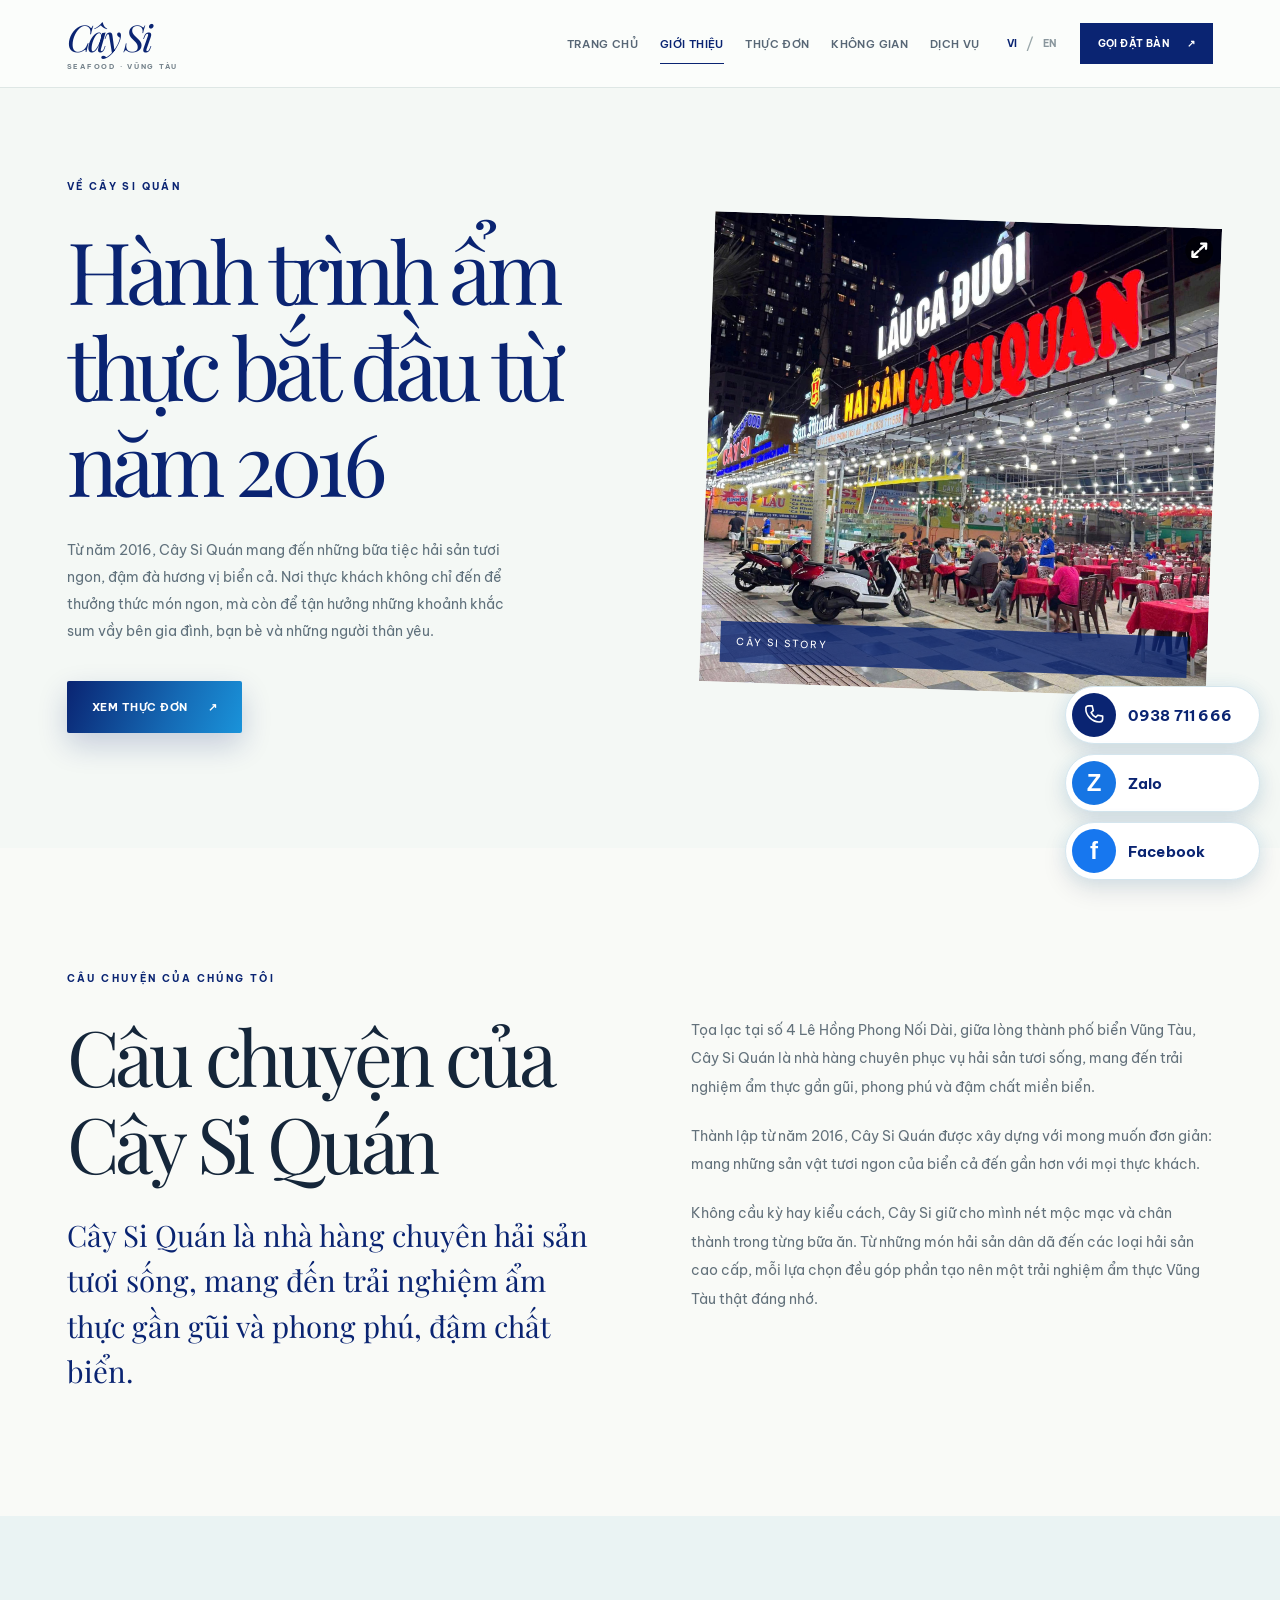
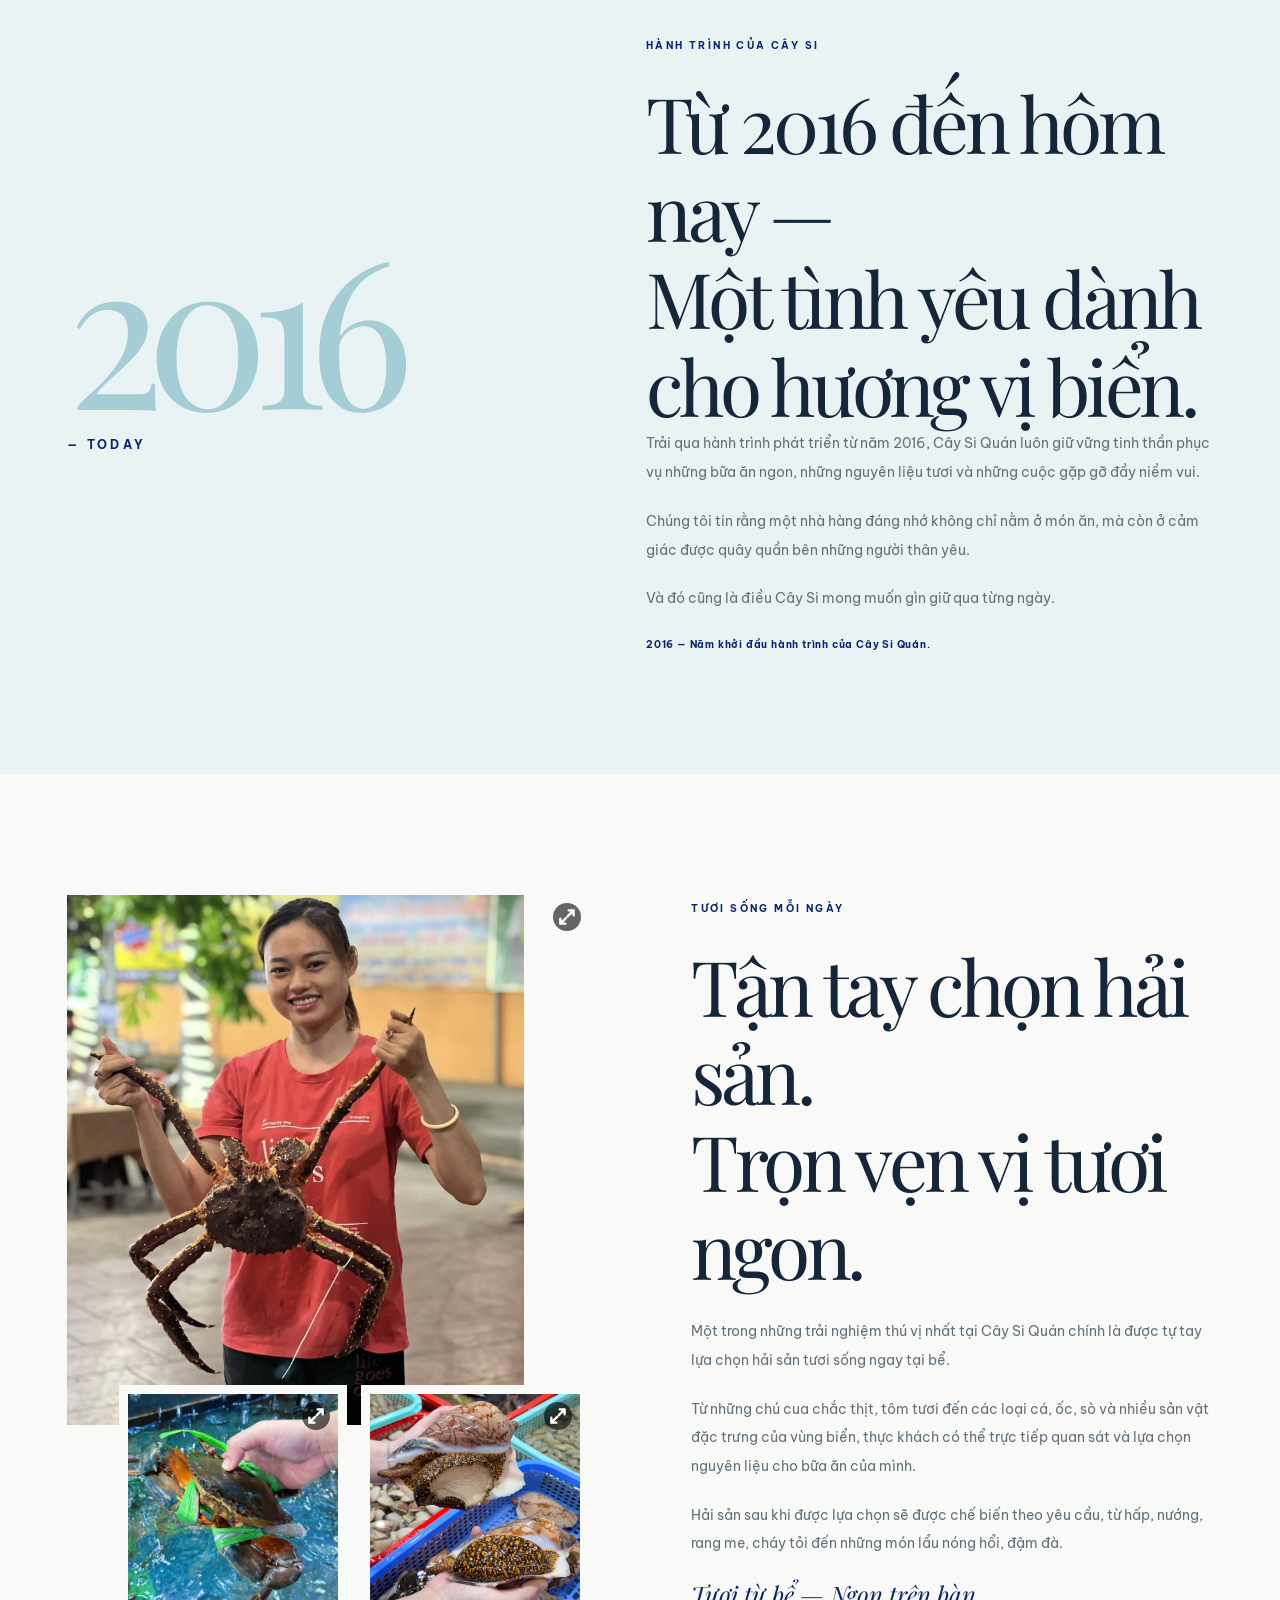
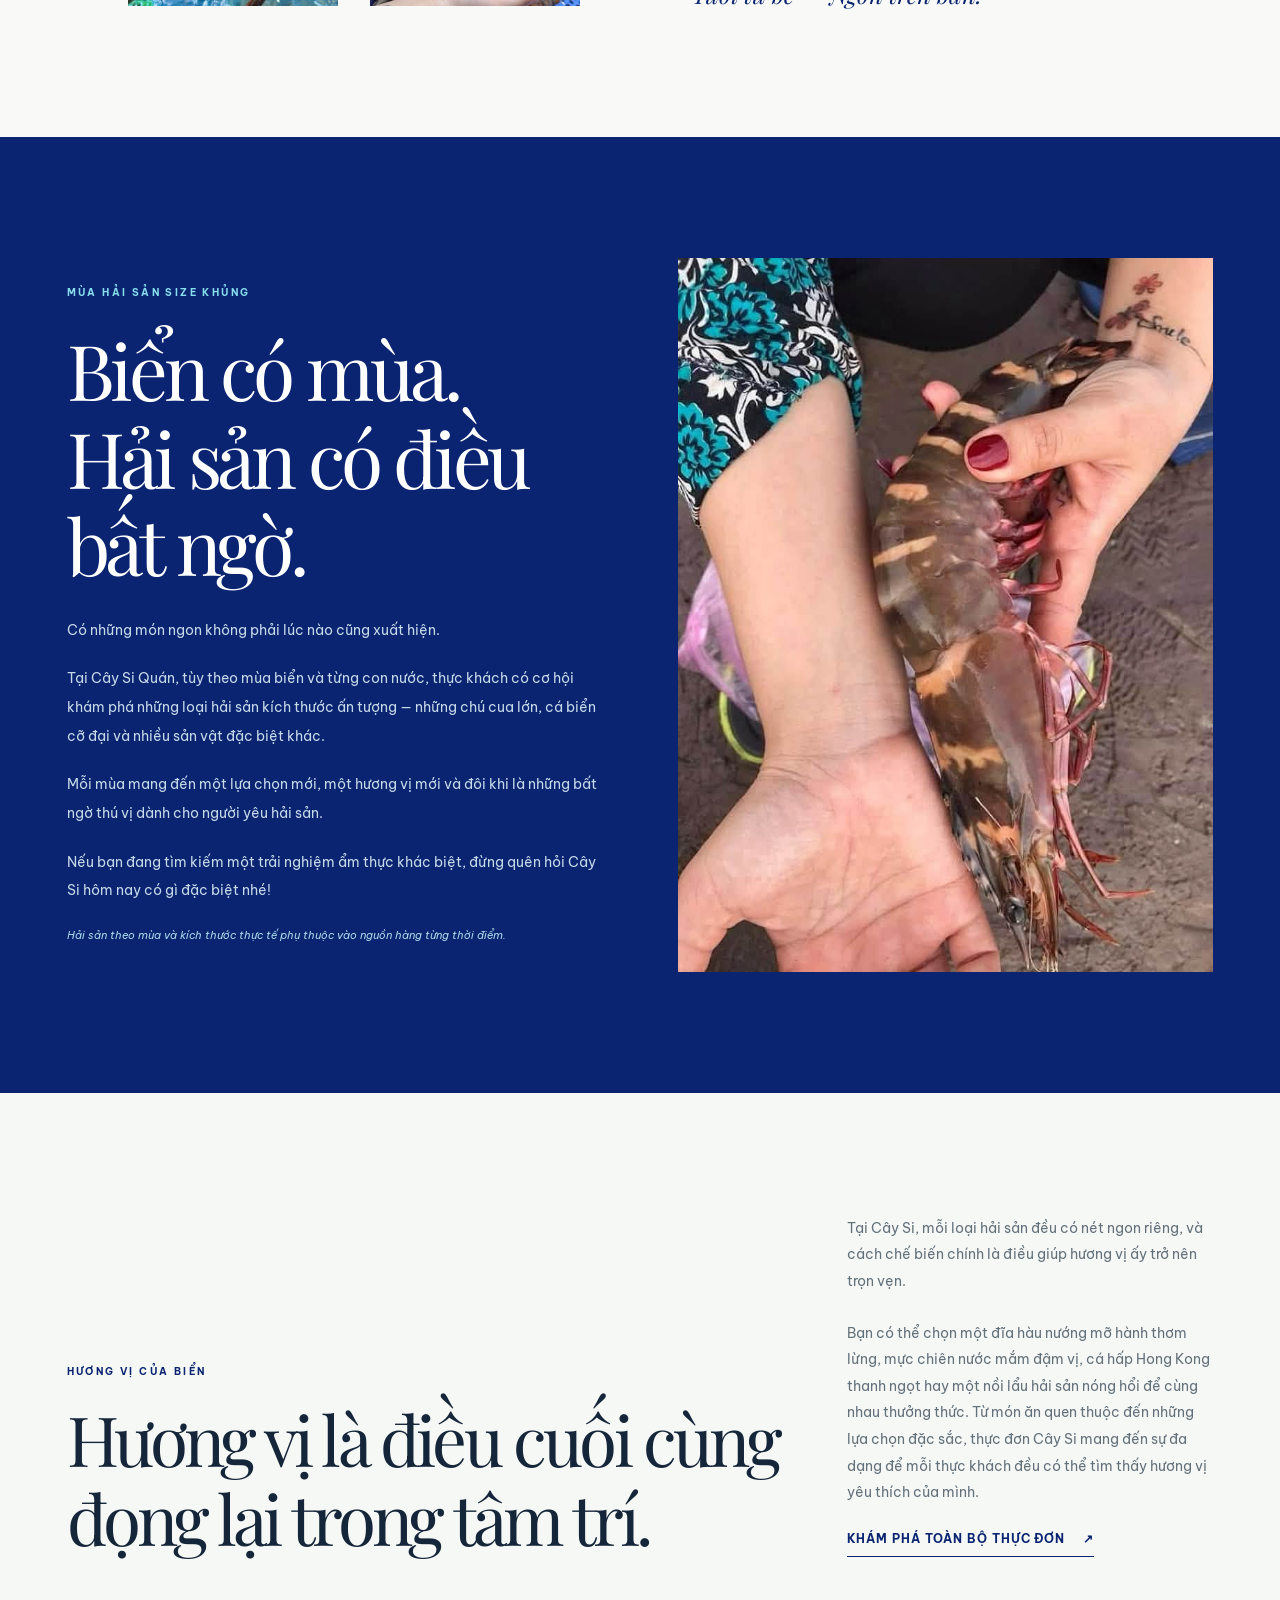
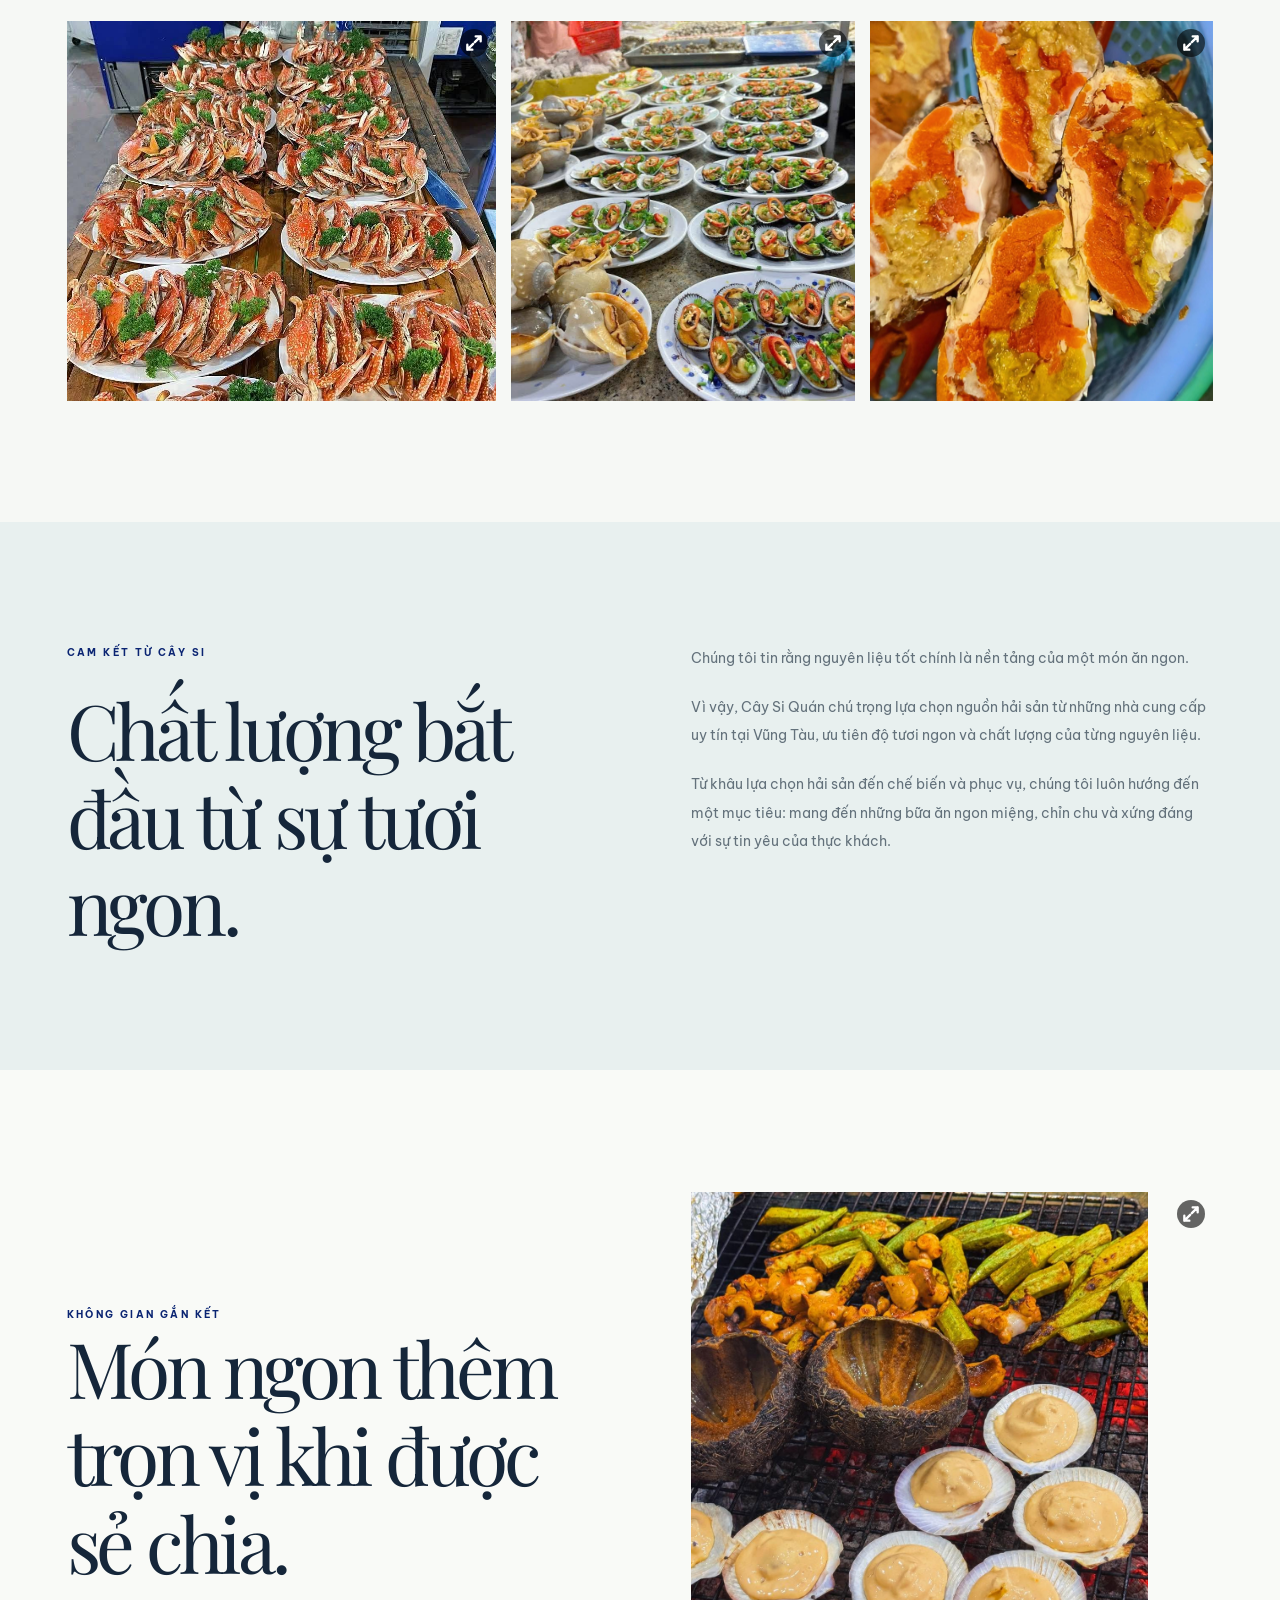
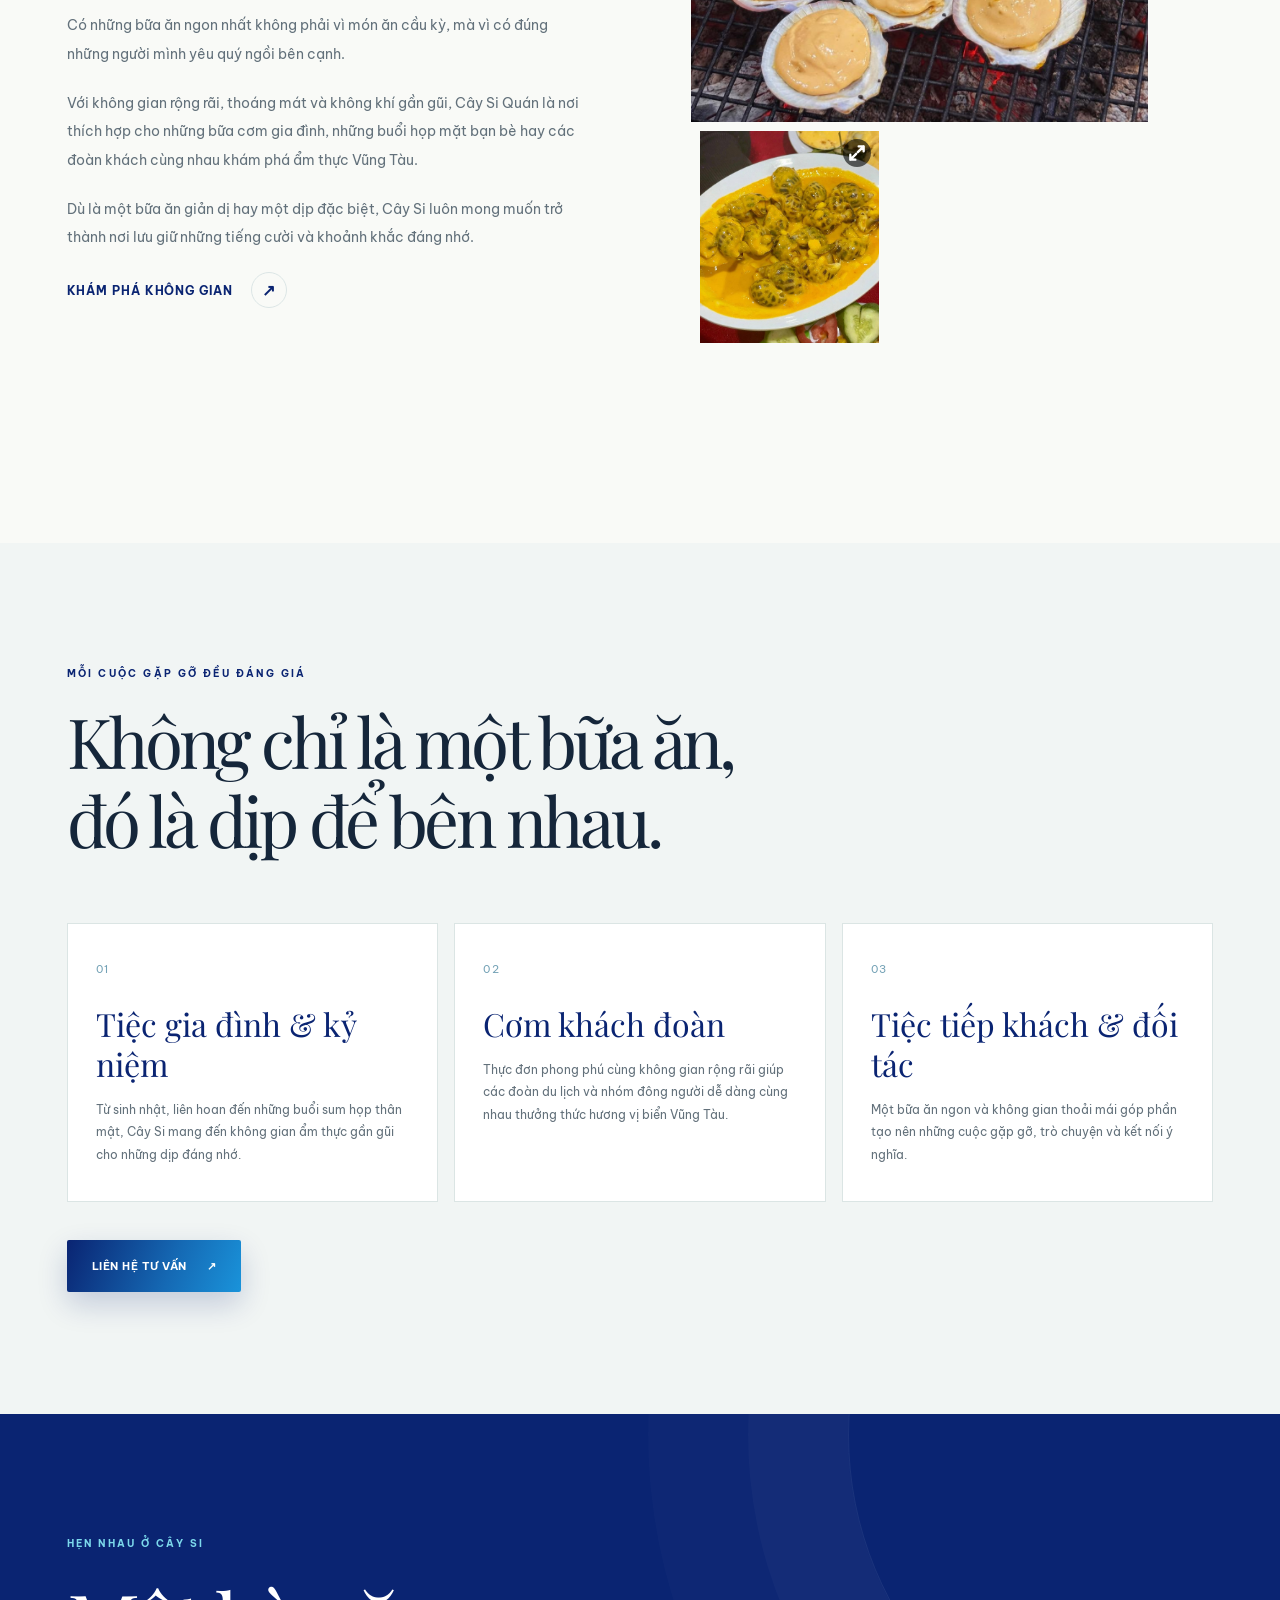
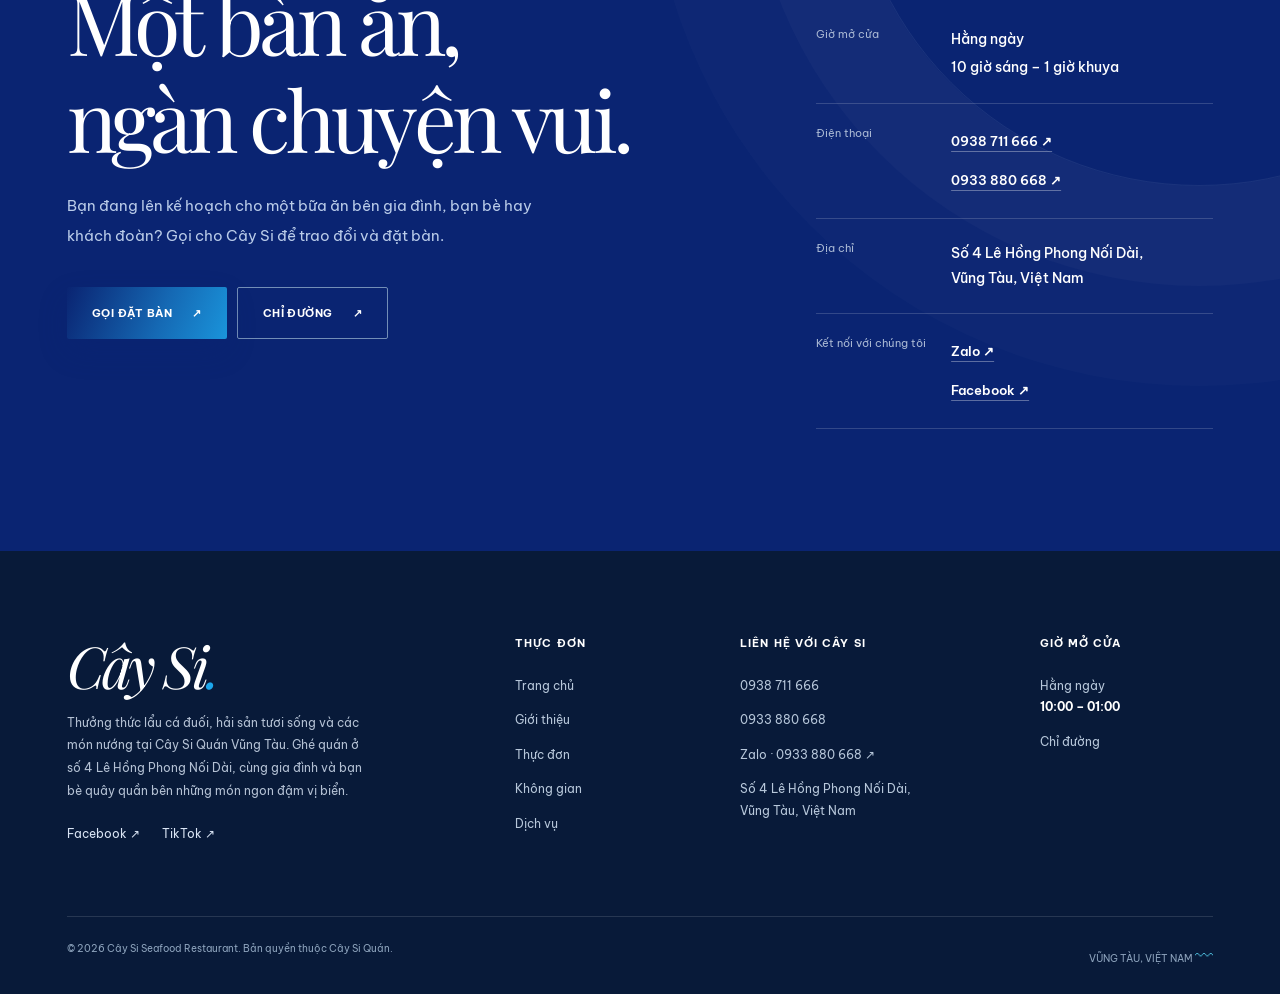
<file: about/index.html>
<!DOCTYPE html>

<html lang="vi">

<head>
    <meta charset="utf-8" />
    <meta content="width=device-width,initial-scale=1" name="viewport" />
    <meta content="#f9fbfa" name="theme-color" />

    <link rel="icon" type="image/png" href="../my-favicon/favicon-96x96.png" sizes="96x96" />
    <link rel="icon" type="image/svg+xml" href="../my-favicon/favicon.svg" />
    <link rel="shortcut icon" href="../my-favicon/favicon.ico" />
    <link rel="apple-touch-icon" sizes="180x180" href="../my-favicon/apple-touch-icon.png" />
    <meta name="apple-mobile-web-app-title" content="Cay Si" />
    <link rel="manifest" href="../my-favicon/site.webmanifest" />

    <meta
        content="Khám phá Cây Si Quán – hải sản tươi sống, món ngon phong vị biển Vũng Tàu và những bữa ăn gắn kết bạn bè, gia đình."
        name="description" />
    <link rel="canonical" href="https://caysiquanvungtau.com/about/" />
    <meta content="website" property="og:type" />
    <meta content="https://caysiquanvungtau.com/about/" property="og:url" />
    <meta content="Cây Si Seafood Vũng Tàu" property="og:site_name" />
    <meta content="Giới Thiệu Cây Si Quán | Hải Sản Tươi Sống Vũng Tàu" property="og:title" />
    <meta
        content="Khám phá Cây Si Quán – hải sản tươi sống, món ngon phong vị biển Vũng Tàu và những bữa ăn gắn kết bạn bè, gia đình."
        property="og:description" />
    <meta content="vi_VN" property="og:locale" />

    <meta content="/my-favicon/cover.jpg" property="og:image" />
    <meta content="image/jpeg" property="og:image:type" />
    <meta content="1506" property="og:image:width" />
    <meta content="791" property="og:image:height" />
    <meta content="Cây Si" property="og:image:alt" />
    <meta name="twitter:card" content="summary_large_image" />
    <meta name="twitter:title" content="Giới Thiệu Cây Si Quán | Hải Sản Tươi Sống Vũng Tàu" />
    <meta name="twitter:description"
        content="Khám phá Cây Si Quán – hải sản tươi sống, món ngon phong vị biển Vũng Tàu và những bữa ăn gắn kết bạn bè, gia đình." />
    <meta name="twitter:image" content="/my-favicon/cover.jpg" />
    <meta name="twitter:image:alt" content="Cây Si" />
    <title>Giới Thiệu Cây Si Quán | Hải Sản Tươi Sống Vũng Tàu</title>
    <link href="https://fonts.googleapis.com" rel="preconnect" />
    <link crossorigin="" href="https://fonts.gstatic.com" rel="preconnect" />
    <link
        href="https://fonts.googleapis.com/css2?family=Be+Vietnam+Pro:wght@300;400;500;600;700&amp;family=Playfair+Display:ital,wght@0,400;0,500;0,600;1,400;1,500&amp;display=swap"
        rel="stylesheet" />
    <link href="../css/vendor/lenis-1.3.23.css" rel="stylesheet" />
    <link href="../css/style.css?v=6.3" rel="stylesheet" />
    <script
        type="application/ld+json">{"@context":"https://schema.org","@type":"Restaurant","name":"Cây Si Quán Vũng Tàu","description":"Cây Si Quán phục vụ lẩu cá đuối và hải sản tươi sống tại Vũng Tàu.","servesCuisine":["Ẩm thực Việt Nam","Hải sản","Lẩu cá đuối"],"telephone":"+84938711666","address":{"@type":"PostalAddress","streetAddress":"Số 4 Lê Hồng Phong Nối Dài","addressLocality":"Vũng Tàu","addressCountry":"VN"},"sameAs":["https://www.facebook.com/HaiSanTuoiSongVungTauCaySiQuan","https://www.tiktok.com/@caysiquanvungtau"],"openingHours":"Mo-Su 10:00-01:00","alternateName":["Cây Si Quán","Cay Si Quan Vung Tau"],"url":"https://caysiquanvungtau.com/","menu":"https://caysiquanvungtau.com/menu/"}</script>
</head>

<body data-base="../" data-page="about"><a class="skip-link" data-i18n="skip" href="#main">Bỏ qua tới nội dung</a>
    <header class="site-header" id="header">
        <div class="header-inner container">
            <a aria-label="Cây Si Quán, trang chủ" class="brand" href="../"><span class="brand-name">Cây Si </span><span
                    class="brand-sub">SEAFOOD · VŨNG TÀU</span></a>
            <nav aria-label="Main navigation" class="main-nav" id="main-nav"><a class="" data-i18n="navHome"
                    href="../">Trang chủ</a><a aria-current="page" class="is-active" data-i18n="navAbout" href="../about/">Giới thiệu</a><a
                    class="" data-i18n="navMenu" href="../menu/">Thực đơn</a><a class="" data-i18n="navSpace"
                    href="../space/">Kh&#244;ng gian</a><a class="" data-i18n="navServices" href="../services/">Dịch vụ</a></nav>
            <div class="header-right">
                <div aria-label="Language" class="language-switch" role="group"><button aria-pressed="true"
                        class="lang-btn is-active" data-lang="vi" type="button">VI</button><span
                        aria-hidden="true">/</span><button aria-pressed="false" class="lang-btn" data-lang="en"
                        type="button">EN</button></div>
                <a class="header-book" href="tel:+84938711666"><span data-i18n="reserve">Gọi đặt b&#224;n</span><span
                        aria-hidden="true">↗</span></a>
                <button aria-controls="main-nav" aria-expanded="false" aria-label="Open navigation" class="nav-toggle"
                    id="nav-toggle" type="button"><span></span><span></span></button>
            </div>
        </div>
    </header>
    <main id="main">



        <section class="inner-hero about-hero">
            <div class="container inner-hero-grid">
                <div>
                    <p class="eyebrow" data-i18n="aboutLabel">VỀ C&#194;Y SI QU&#193;N</p>
                    <h1 data-i18n="aboutHeroTitle">H&#224;nh tr&#236;nh ẩm thực bắt đầu từ năm 2016</h1>
                    <p class="hero-description" data-i18n="aboutHeroText">Từ năm 2016, C&#226;y Si Qu&#225;n mang đến những bữa tiệc hải sản tươi ngon, đậm đ&#224; hương vị biển cả. Nơi thực kh&#225;ch kh&#244;ng chỉ đến để thưởng thức m&#243;n ngon, m&#224; c&#242;n để tận hưởng những khoảnh khắc sum vầy b&#234;n gia đ&#236;nh, bạn b&#232; v&#224; những người th&#226;n y&#234;u.</p>
                    <a class="btn btn-gradient" href="../menu/">
                        <span data-i18n="explore">Xem thực đơn</span> ↗
                    </a>
                </div>
                <figure class="inner-hero-visual"><img alt="Mặt tiền Cây Si Quán về đêm với biển hiệu sáng đèn" data-alt-vi="Mặt tiền Cây Si Quán về đêm với biển hiệu sáng đèn" data-alt-en="Cây Si restaurant facade at night with an illuminated sign"
                        fetchpriority="high" src="../assets/about_hero.jpg" width="720" height="840" />
                    <span class="visual-watermark">CÂY SI STORY</span>
                </figure>
            </div>
        </section>
        <section class="section-shell about-story" id="story">
            <div class="container about-story-grid">
                <div class="about-story-lead">
                    <p class="eyebrow" data-i18n="storyLabel">C&#194;U CHUYỆN CỦA CH&#218;NG T&#212;I</p>
                    <h2 class="display-heading" data-i18n="storyTitle">C&#226;u chuyện của C&#226;y Si Qu&#225;n</h2>
                    <p class="about-lead-paragraph" data-i18n="storyIntro">C&#226;y Si Qu&#225;n l&#224; nh&#224; h&#224;ng chuy&#234;n hải sản tươi sống, mang đến trải nghiệm ẩm thực gần gũi v&#224; phong ph&#250;, đậm chất biển.</p>
                </div>
                <div class="about-story-body">
                    <p data-i18n="storyP1">Tọa lạc tại số 4 L&#234; Hồng Phong Nối D&#224;i, giữa l&#242;ng th&#224;nh phố biển Vũng T&#224;u, C&#226;y Si Qu&#225;n l&#224; nh&#224; h&#224;ng chuy&#234;n phục vụ hải sản tươi sống, mang đến trải nghiệm ẩm thực gần gũi, phong ph&#250; v&#224; đậm chất miền biển.</p>
                    <p data-i18n="storyP2">Th&#224;nh lập từ năm 2016, C&#226;y Si Qu&#225;n được x&#226;y dựng với mong muốn đơn giản: mang những sản vật tươi ngon của biển cả đến gần hơn với mọi thực kh&#225;ch.</p>
                    <p data-i18n="storyP3">Kh&#244;ng cầu kỳ hay kiểu c&#225;ch, C&#226;y Si giữ cho m&#236;nh n&#233;t mộc mạc v&#224; ch&#226;n th&#224;nh trong từng bữa ăn. Từ những m&#243;n hải sản d&#226;n d&#227; đến c&#225;c loại hải sản cao cấp, mỗi lựa chọn đều g&#243;p phần tạo n&#234;n một trải nghiệm ẩm thực Vũng T&#224;u thật đ&#225;ng nhớ.</p>
                </div>
            </div>
        </section>
        <section class="about-journey section-shell">
            <div class="container about-year-layout">
                <div aria-label="2016" class="journey-year">2016<span>— TODAY</span></div>
                <div class="about-year-copy">
                    <p class="eyebrow" data-i18n="journeyLabel">H&#192;NH TR&#204;NH CỦA C&#194;Y SI</p>
                    <h2 class="display-heading" data-i18n="journeyTitle">Từ 2016 đến h&#244;m nay —
Một t&#236;nh y&#234;u d&#224;nh cho hương vị biển.</h2>
                    <p data-i18n="journeyP1">Trải qua h&#224;nh tr&#236;nh ph&#225;t triển từ năm 2016, C&#226;y Si Qu&#225;n lu&#244;n giữ vững tinh thần phục vụ những bữa ăn ngon, những nguy&#234;n liệu tươi v&#224; những cuộc gặp gỡ đầy niềm vui.</p>
                    <p data-i18n="journeyP2">Ch&#250;ng t&#244;i tin rằng một nh&#224; h&#224;ng đ&#225;ng nhớ kh&#244;ng chỉ nằm ở m&#243;n ăn, m&#224; c&#242;n ở cảm gi&#225;c được qu&#226;y quần b&#234;n những người th&#226;n y&#234;u.</p>
                    <p data-i18n="journeyP3">V&#224; đ&#243; cũng l&#224; điều C&#226;y Si mong muốn g&#236;n giữ qua từng ng&#224;y.</p><span class="journey-signature" data-i18n="journeyStamp">2016 — Năm khởi đầu h&#224;nh tr&#236;nh của C&#226;y Si Qu&#225;n.</span>
                </div>
            </div>
        </section>
        <section class="section-shell about-feature" id="live-experience">
            <div class="container about-feature-grid">
                <div class="about-feature-art">
                    <img alt="Khách cầm cua biển cỡ lớn tại Cây Si" data-alt-vi="Khách cầm cua biển cỡ lớn tại Cây Si" data-alt-en="A guest holding a large live crab at Cây Si" loading="lazy"
                        src="../assets/about_live_ex_1.jpg" width="720" height="840" />
                    <div class="feature-mini-images">
                        <div class="feature-mini-image">
                            <img alt="Cua sống được nhấc khỏi bể hải sản" data-alt-vi="Cua sống được nhấc khỏi bể hải sản" data-alt-en="A live crab being lifted out of a seafood tank" loading="lazy"
                                src="../assets/about_live_ex_2.jpg" width="720" height="840" />
                        </div>
                        <div class="feature-mini-image">
                            <img alt="Ốc biển cỡ lớn được cầm trên tay tại quầy hải sản" data-alt-vi="Ốc biển cỡ lớn được cầm trên tay tại quầy hải sản" data-alt-en="Large sea snails held above baskets at the seafood counter" loading="lazy"
                                src="../assets/about_live_ex_3.jpg" width="720" height="840" />
                        </div>
                    </div>
                </div>
                <div class="about-feature-copy">
                    <p class="eyebrow" data-i18n="tankLabel">TƯƠI SỐNG MỖI NG&#192;Y</p>
                    <h2 class="display-heading" data-i18n="tankTitle">Tận tay chọn hải sản.
Trọn vẹn vị tươi ngon.</h2>
                    <p data-i18n="tankP1">Một trong những trải nghiệm th&#250; vị nhất tại C&#226;y Si Qu&#225;n ch&#237;nh l&#224; được tự tay lựa chọn hải sản tươi sống ngay tại bể.</p>
                    <p data-i18n="tankP2">Từ những ch&#250; cua chắc thịt, t&#244;m tươi đến c&#225;c loại c&#225;, ốc, s&#242; v&#224; nhiều sản vật đặc trưng của v&#249;ng biển, thực kh&#225;ch c&#243; thể trực tiếp quan s&#225;t v&#224; lựa chọn nguy&#234;n liệu cho bữa ăn của m&#236;nh.</p>
                    <p data-i18n="tankP3">Hải sản sau khi được lựa chọn sẽ được chế biến theo y&#234;u cầu, từ hấp, nướng, rang me, ch&#225;y tỏi đến những m&#243;n lẩu n&#243;ng hổi, đậm đ&#224;.</p><strong class="feature-signature" data-i18n="tankTag">Tươi từ bể — Ngon tr&#234;n b&#224;n.</strong>
                </div>
            </div>
        </section>
        <section class="about-season section-shell">
            <div class="container about-season-layout">
                <div class="about-season-text">
                    <p class="eyebrow" data-i18n="giantLabel">M&#217;A HẢI SẢN SIZE KHỦNG</p>
                    <h2 class="display-heading" data-i18n="giantTitle">Biển c&#243; m&#249;a.
Hải sản c&#243; điều bất ngờ.</h2>
                    <p data-i18n="giantP1">C&#243; những m&#243;n ngon kh&#244;ng phải l&#250;c n&#224;o cũng xuất hiện.</p>
                    <p data-i18n="giantP2">Tại C&#226;y Si Qu&#225;n, t&#249;y theo m&#249;a biển v&#224; từng con nước, thực kh&#225;ch c&#243; cơ hội kh&#225;m ph&#225; những loại hải sản k&#237;ch thước ấn tượng — những ch&#250; cua lớn, c&#225; biển cỡ đại v&#224; nhiều sản vật đặc biệt kh&#225;c.</p>
                    <p data-i18n="giantP3">Mỗi m&#249;a mang đến một lựa chọn mới, một hương vị mới v&#224; đ&#244;i khi l&#224; những bất ngờ th&#250; vị d&#224;nh cho người y&#234;u hải sản.</p>
                    <p data-i18n="giantP4">Nếu bạn đang t&#236;m kiếm một trải nghiệm ẩm thực kh&#225;c biệt, đừng qu&#234;n hỏi C&#226;y Si h&#244;m nay c&#243; g&#236; đặc biệt nh&#233;!</p><em data-i18n="giantNote">Hải sản theo m&#249;a v&#224; k&#237;ch thước thực tế phụ thuộc v&#224;o nguồn h&#224;ng từng thời điểm.</em>
                </div>
                <div class="about-season-image"><img alt="Tôm tít cỡ lớn được đặt trên cánh tay" data-alt-vi="Tôm tít cỡ lớn được đặt trên cánh tay" data-alt-en="A large live mantis shrimp resting on a forearm" loading="lazy"
                        src="../assets/giant-seafood.jpg" width="1536" height="1024" /></div>
            </div>
        </section>
        <section class="about-cuisine section-shell">
            <div class="container">
                <div class="section-heading">
                    <div>
                        <p class="eyebrow" data-i18n="cuisineLabel">HƯƠNG VỊ CỦA BIỂN</p>
                        <h2 class="section-title" data-i18n="cuisineTitle">Hải sản tươi l&#224; khởi đầu.
Hương vị l&#224; điều đọng lại.</h2>
                    </div>
                    <div class="heading-aside">
                        <p data-i18n="cuisineP1">Tại C&#226;y Si, mỗi loại hải sản đều c&#243; n&#233;t ngon ri&#234;ng, v&#224; c&#225;ch chế biến ch&#237;nh l&#224; điều gi&#250;p hương vị ấy trở n&#234;n trọn vẹn.</p>
                        <p data-i18n="cuisineP2">Bạn c&#243; thể chọn một đĩa h&#224;u nướng mỡ h&#224;nh thơm lừng, mực chi&#234;n nước mắm đậm vị, c&#225; hấp Hong Kong thanh ngọt hay một nồi lẩu hải sản n&#243;ng hổi để c&#249;ng nhau thưởng thức. Từ m&#243;n ăn quen thuộc đến những lựa chọn đặc sắc, thực đơn C&#226;y Si mang đến sự đa dạng để mỗi thực kh&#225;ch đều c&#243; thể t&#236;m thấy hương vị y&#234;u th&#237;ch của m&#236;nh.</p><a class="text-link" href="../menu/"><span
                                data-i18n="viewAll">Kh&#225;m ph&#225; to&#224;n bộ thực đơn</span> ↗</a>
                    </div>
                </div>
                <div class="about-cuisine-photos">
                    <figure><img alt="Các đĩa cua chín trang trí rau xanh trên bàn bếp" data-alt-vi="Các đĩa cua chín trang trí rau xanh trên bàn bếp" data-alt-en="Platters of cooked crabs garnished with greens on a kitchen table" loading="lazy"
                            src="../assets/about-cuisine-1.jpg" width="720" height="840" /></figure>
                    <figure><img alt="Nhiều món hải sản được bày trên quầy bếp" data-alt-vi="Nhiều món hải sản được bày trên quầy bếp" data-alt-en="A variety of seafood dishes arranged on a kitchen counter" loading="lazy"
                            src="../assets/about-cuisine-2.jpg" width="720" height="840" /></figure>
                    <figure><img alt="Cua chín được tách mai, lộ phần gạch màu cam" data-alt-vi="Cua chín được tách mai, lộ phần gạch màu cam" data-alt-en="Cooked crabs opened to reveal orange roe" loading="lazy"
                            src="../assets/about-cuisine-3.jpg" width="720" height="840" /></figure>
                </div>
            </div>
        </section>
        <section class="about-promise section-shell">
            <div class="container about-promise-grid">
                <div>
                    <p class="eyebrow" data-i18n="promiseLabel">CAM KẾT TỪ C&#194;Y SI</p>
                    <h2 class="display-heading" data-i18n="promiseTitle">Chất lượng bắt đầu
từ sự tươi ngon.</h2>
                </div>
                <div>
                    <p data-i18n="promiseP1">Ch&#250;ng t&#244;i tin rằng nguy&#234;n liệu tốt ch&#237;nh l&#224; nền tảng của một m&#243;n ăn ngon.</p>
                    <p data-i18n="promiseP2">V&#236; vậy, C&#226;y Si Qu&#225;n ch&#250; trọng lựa chọn nguồn hải sản từ những nh&#224; cung cấp uy t&#237;n tại Vũng T&#224;u, ưu ti&#234;n độ tươi ngon v&#224; chất lượng của từng nguy&#234;n liệu.</p>
                    <p data-i18n="promiseP3">Từ kh&#226;u lựa chọn hải sản đến chế biến v&#224; phục vụ, ch&#250;ng t&#244;i lu&#244;n hướng đến một mục ti&#234;u: mang đến những bữa ăn ngon miệng, chỉn chu v&#224; xứng đ&#225;ng với sự tin y&#234;u của thực kh&#225;ch.</p>
                </div>
            </div>
        </section>
        <section class="about-atmosphere section-shell">
            <div class="container about-feature-grid">
                <div class="about-feature-art"><img alt="Sò điệp và nhum biển đang nướng trên bếp than" data-alt-vi="Sò điệp và nhum biển đang nướng trên bếp than" data-alt-en="Scallops and sea urchins cooking on a charcoal grill" loading="lazy"
                        src="../assets/about-cuisine-4.jpg" width="720" height="840" />
                    <div class="feature-mini-image"><img alt="Ốc biển trong sốt kem màu vàng" data-alt-vi="Ốc biển trong sốt kem màu vàng" data-alt-en="Sea snails in a creamy yellow sauce"
                            loading="lazy" src="../assets/about-cuisine-5.jpg" width="720" height="840" /></div>
                </div>
                <div class="about-feature-copy">
                    <p class="eyebrow" data-i18n="atmosphereLabel">KH&#212;NG GIAN GẮN KẾT</p>
                    <h2 class="display-heading" data-i18n="atmosphereTitle">M&#243;n ngon th&#234;m trọn vị
khi được sẻ chia.</h2>
                    <p data-i18n="atmosphereP1">C&#243; những bữa ăn ngon nhất kh&#244;ng phải v&#236; m&#243;n ăn cầu kỳ, m&#224; v&#236; c&#243; đ&#250;ng những người m&#236;nh y&#234;u qu&#253; ngồi b&#234;n cạnh.</p>
                    <p data-i18n="atmosphereP2">Với kh&#244;ng gian rộng r&#227;i, tho&#225;ng m&#225;t v&#224; kh&#244;ng kh&#237; gần gũi, C&#226;y Si Qu&#225;n l&#224; nơi th&#237;ch hợp cho những bữa cơm gia đ&#236;nh, những buổi họp mặt bạn b&#232; hay c&#225;c đo&#224;n kh&#225;ch c&#249;ng nhau kh&#225;m ph&#225; ẩm thực Vũng T&#224;u.</p>
                    <p data-i18n="atmosphereP3">D&#249; l&#224; một bữa ăn giản dị hay một dịp đặc biệt, C&#226;y Si lu&#244;n mong muốn trở th&#224;nh nơi lưu giữ những tiếng cười v&#224; khoảnh khắc đ&#225;ng nhớ.</p><a class="editorial-link" href="../space/"><span
                            data-i18n="discoverSpace">Kh&#225;m ph&#225; kh&#244;ng gian</span><span class="round-arrow">↗</span></a>
                </div>
            </div>
        </section>
        <section class="about-occasions section-shell">
            <div class="container">
                <div class="section-heading">
                    <div>
                        <p class="eyebrow" data-i18n="occasionsLabel">MỖI CUỘC GẶP GỠ ĐỀU Đ&#193;NG GI&#193;</p>
                        <h2 class="section-title" data-i18n="occasionsTitle">Kh&#244;ng chỉ l&#224; một bữa ăn.
Đ&#243; l&#224; dịp để b&#234;n nhau.</h2>
                    </div>
                </div>
                <div class="occasion-grid">
                    <article><span>01</span>
                        <h3 data-i18n="occasions1">Tiệc gia đ&#236;nh &amp; kỷ niệm</h3>
                        <p data-i18n="occasions1P">Từ sinh nhật, li&#234;n hoan đến những buổi sum họp th&#226;n mật, C&#226;y Si mang đến kh&#244;ng gian ẩm thực gần gũi cho những dịp đ&#225;ng nhớ.</p>
                    </article>
                    <article><span>02</span>
                        <h3 data-i18n="occasions2">Cơm kh&#225;ch đo&#224;n</h3>
                        <p data-i18n="occasions2P">Thực đơn phong ph&#250; c&#249;ng kh&#244;ng gian rộng r&#227;i gi&#250;p c&#225;c đo&#224;n du lịch v&#224; nh&#243;m đ&#244;ng người dễ d&#224;ng c&#249;ng nhau thưởng thức hương vị biển Vũng T&#224;u.</p>
                    </article>
                    <article><span>03</span>
                        <h3 data-i18n="occasions3">Tiệc tiếp kh&#225;ch &amp; đối t&#225;c</h3>
                        <p data-i18n="occasions3P">Một bữa ăn ngon v&#224; kh&#244;ng gian thoải m&#225;i g&#243;p phần tạo n&#234;n những cuộc gặp gỡ, tr&#242; chuyện v&#224; kết nối &#253; nghĩa.</p>
                    </article>
                </div><a class="btn btn-gradient" href="tel:+84938711666"><span data-i18n="consult">Li&#234;n hệ tư vấn</span> ↗</a>
            </div>
        </section>
        <section class="contact-section section-shell" id="contact">
            <div class="container contact-layout">
                <div>
                    <p class="eyebrow on-dark" data-i18n="contactLabel">HẸN NHAU Ở C&#194;Y SI</p>
                    <h2 data-i18n="contactTitle">Một b&#224;n ăn,
ng&#224;n chuyện vui.</h2>
                    <p data-i18n="contactText">Bạn đang l&#234;n kế hoạch cho một bữa ăn b&#234;n gia đ&#236;nh, bạn b&#232; hay kh&#225;ch đo&#224;n? Gọi cho C&#226;y Si để trao đổi v&#224; đặt b&#224;n.</p>
                    <div class="contact-actions"><a class="btn btn-gradient" href="tel:+84938711666"><span
                                data-i18n="callNow">Gọi đặt b&#224;n</span><span aria-hidden="true">↗</span></a><a
                            class="btn btn-light-outline"
                            href="https://maps.app.goo.gl/CpoA21k35gx5jTNG6"
                            rel="noopener noreferrer" target="_blank"><span data-i18n="directions">Chỉ đường</span><span
                                aria-hidden="true">↗</span></a></div>
                </div>
                <div class="contact-info">
                    <div class="contact-info-row"><span data-i18n="hours">Giờ mở cửa</span><strong><span
                                data-i18n="everyday">Hằng ng&#224;y</span><span class="hours-display"
                                data-i18n="openingTime">10 giờ s&#225;ng – 1 giờ khuya</span></strong></div>
                    <div class="contact-info-row"><span data-i18n="phone">Điện thoại</span>
                        <div class="contact-link-stack"><a href="tel:+84938711666">0938 711 666 ↗</a><a
                                href="tel:+84933880668">0933 880 668 ↗</a></div>
                    </div>
                    <div class="contact-info-row"><span data-i18n="address">Địa chỉ</span><strong>Số 4 Lê Hồng Phong Nối
                            Dài,<br />Vũng Tàu, Việt Nam</strong></div>
                    <div class="contact-info-row"><span data-i18n="social">Kết nối với ch&#250;ng t&#244;i</span>
                        <div class="contact-link-stack"><a href="https://zalo.me/0933880668" rel="noopener noreferrer"
                                target="_blank">Zalo ↗</a><a
                                href="https://www.facebook.com/HaiSanTuoiSongVungTauCaySiQuan" rel="noopener noreferrer"
                                target="_blank">Facebook ↗</a></div>
                    </div>
                </div>
            </div>
        </section>
    </main>
    <footer class="site-footer">
        <div class="container">
            <div class="footer-top">
                <div class="footer-brand"><a class="footer-logo" href="../">Cây Si<span>.</span></a>
                    <p data-i18n="heroText">Thưởng thức lẩu c&#225; đuối, hải sản tươi sống v&#224; c&#225;c m&#243;n nướng tại C&#226;y Si Qu&#225;n Vũng T&#224;u. Gh&#233; qu&#225;n ở số 4 L&#234; Hồng Phong Nối D&#224;i, c&#249;ng gia đ&#236;nh v&#224; bạn b&#232; qu&#226;y quần b&#234;n những m&#243;n ngon đậm vị biển.</p>
                    <div class="footer-social"><a href="https://www.facebook.com/HaiSanTuoiSongVungTauCaySiQuan"
                            rel="noopener noreferrer" target="_blank">Facebook ↗</a><a
                            href="https://www.tiktok.com/@caysiquanvungtau" rel="noopener noreferrer"
                            target="_blank">TikTok ↗</a></div>
                </div>
                <div class="footer-col">
                    <h3 data-i18n="navMenu">Thực đơn</h3><a data-i18n="navHome" href="../">Trang chủ</a><a data-i18n="navAbout"
                        href="../about/">Giới thiệu</a><a data-i18n="navMenu" href="../menu/">Thực đơn</a><a data-i18n="navSpace"
                        href="../space/">Kh&#244;ng gian</a><a data-i18n="navServices" href="../services/">Dịch vụ</a>
                </div>
                <div class="footer-col">
                    <h3 data-i18n="contactUs">Li&#234;n hệ với C&#226;y Si</h3><a href="tel:+84938711666">0938 711 666</a><a
                        href="tel:+84933880668">0933 880 668</a><a href="https://zalo.me/0933880668"
                        rel="noopener noreferrer" target="_blank">Zalo · 0933 880 668 ↗</a>
                    <p>Số 4 Lê Hồng Phong Nối Dài,<br />Vũng Tàu, Việt Nam</p>
                </div>
                <div class="footer-col">
                    <h3 data-i18n="hours">Giờ mở cửa</h3>
                    <p><span data-i18n="everyday">Hằng ng&#224;y</span><br /><strong>10:00 – 01:00</strong></p><a
                        data-i18n="directions"
                        href="https://maps.app.goo.gl/CpoA21k35gx5jTNG6"
                        rel="noopener noreferrer" target="_blank">Chỉ đường</a>
                </div>
            </div>
            <div class="footer-bottom"><span>© <span id="year">2026</span> Cây Si Seafood Restaurant. <span
                        data-i18n="rights">Bản quyền thuộc C&#226;y Si Qu&#225;n.</span></span><span>VŨNG TÀU, VIỆT NAM <span
                        class="mini-wave">〰</span></span></div>
        </div>
    </footer>
    <div aria-label="Quick contacts" class="floating-contact">
        <a aria-label="Gọi Cây Si - 0938 711 666" class="float-phone" href="tel:+84938711666"><span
                class="float-icon"><svg aria-hidden="true" viewbox="0 0 24 24">
                    <path
                        d="M6.6 2h3l1.1 5-2.2 1.9c1.1 2.2 2.7 3.8 4.9 5l2-2.2 5.1 1v3c0 1.6-1.2 2.9-2.8 3-8 .5-15.2-6.7-14.7-14.7C3.1 3.2 4.4 2 6 2h.6Z">
                    </path>
                </svg></span><span class="float-label">0938 711 666</span></a>
        <a aria-label="Liên hệ qua Zalo" class="float-zalo" href="https://zalo.me/0933880668" rel="noopener noreferrer"
            target="_blank"><span class="float-icon">Z</span><span class="float-label">Zalo</span></a>
        <a aria-label="Cây Si Facebook" class="float-facebook"
            href="https://www.facebook.com/HaiSanTuoiSongVungTauCaySiQuan" rel="noopener noreferrer"
            target="_blank"><span class="float-icon">f</span><span class="float-label">Facebook</span></a>
    </div>
    <script defer="" src="../js/i18n.js"></script>
    <script defer="" src="../js/menu-data.js"></script>
    <script defer="" src="../js/vendor/lenis-1.3.23.min.js"></script>
    <script defer="" src="../js/scroll.js?v=6.4"></script>
    <script defer="" src="../js/main.js?v=6.3"></script>
    <script defer="" src="../js/motion.js?v=6.2"></script>
</body>

</html>
</file>
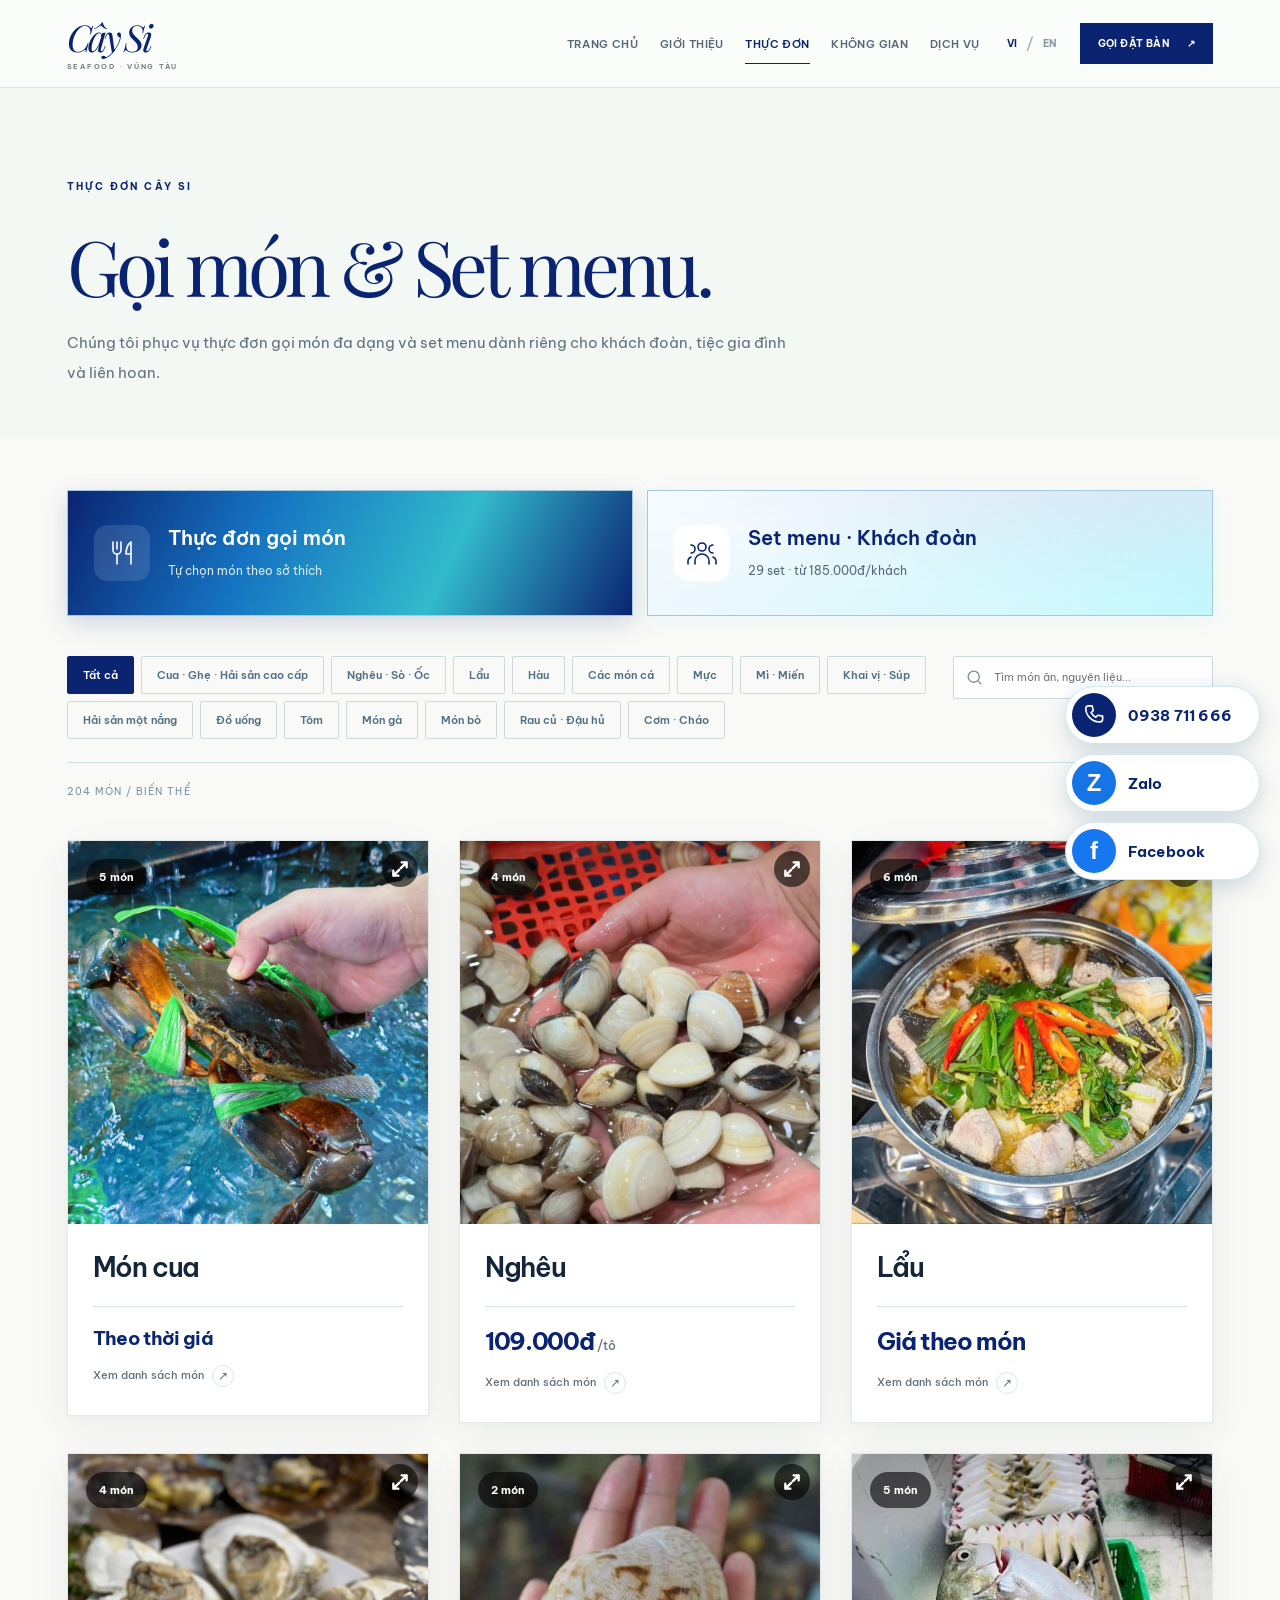
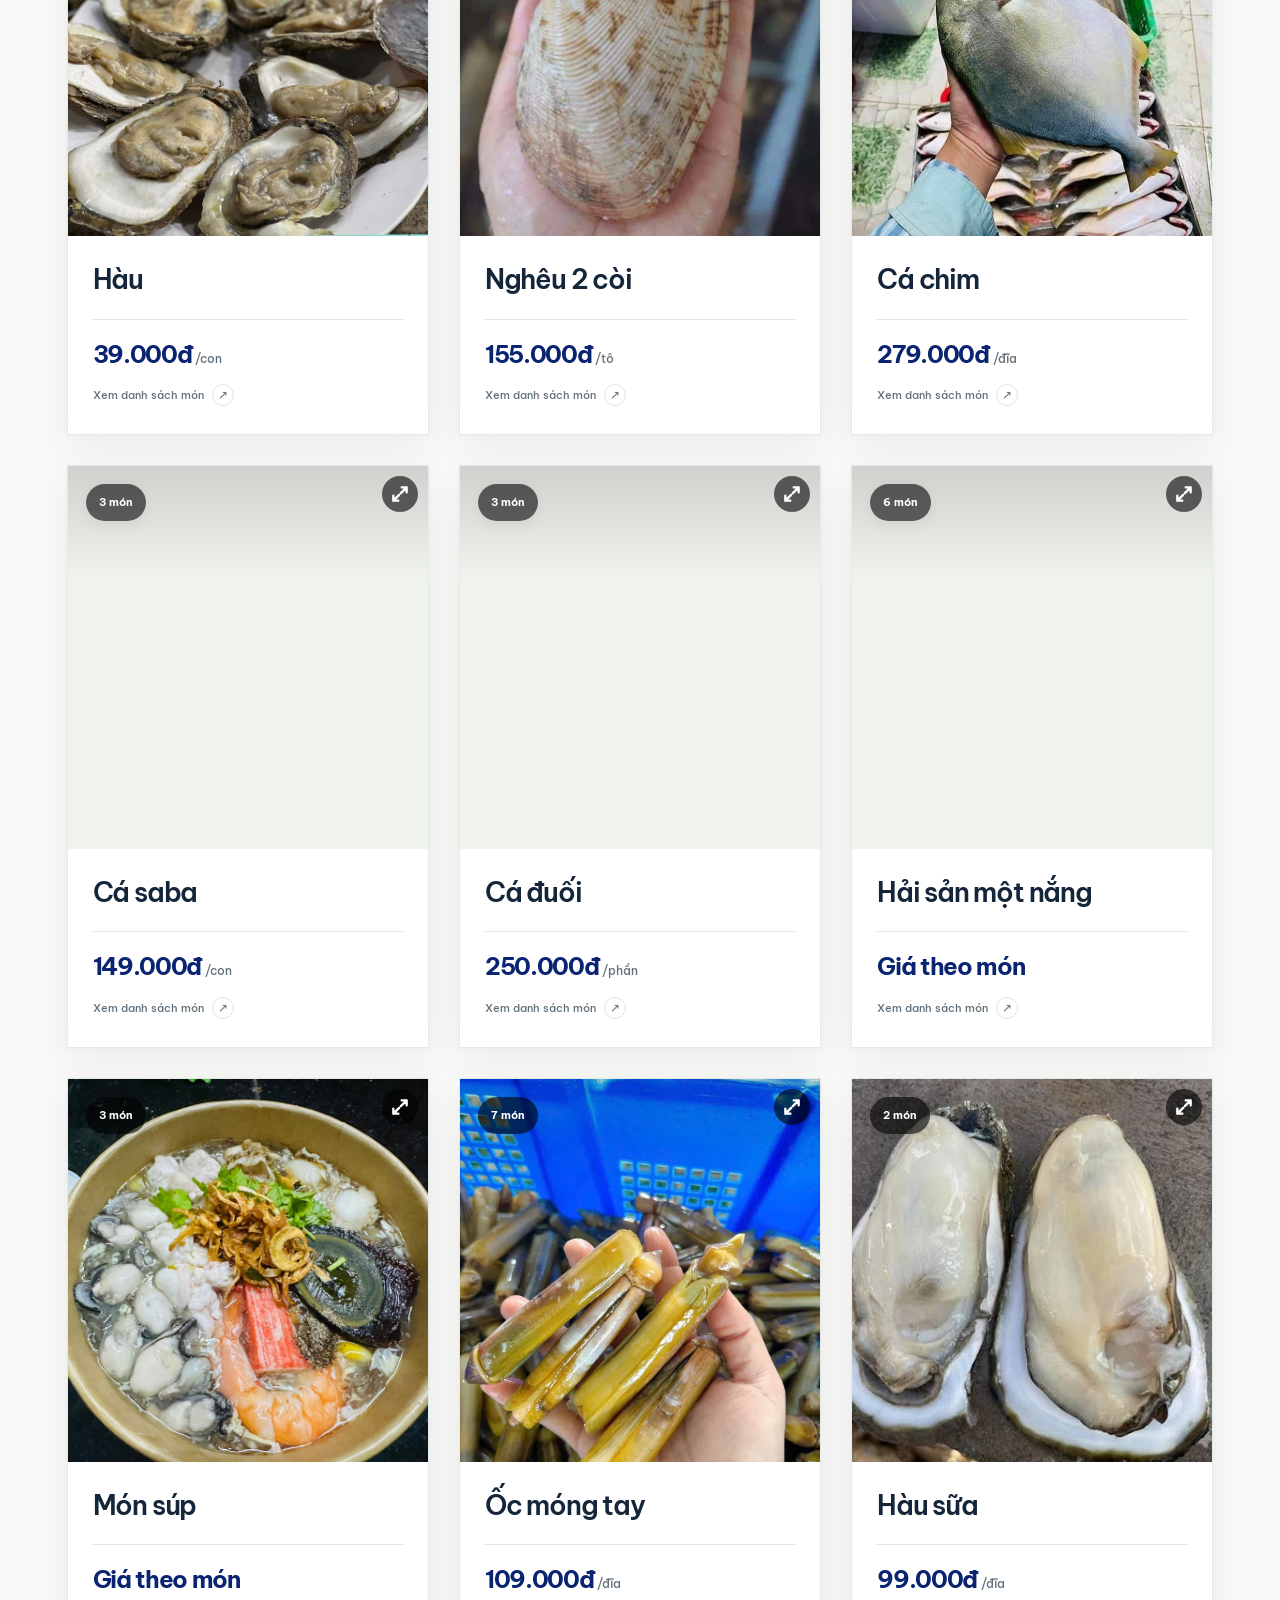
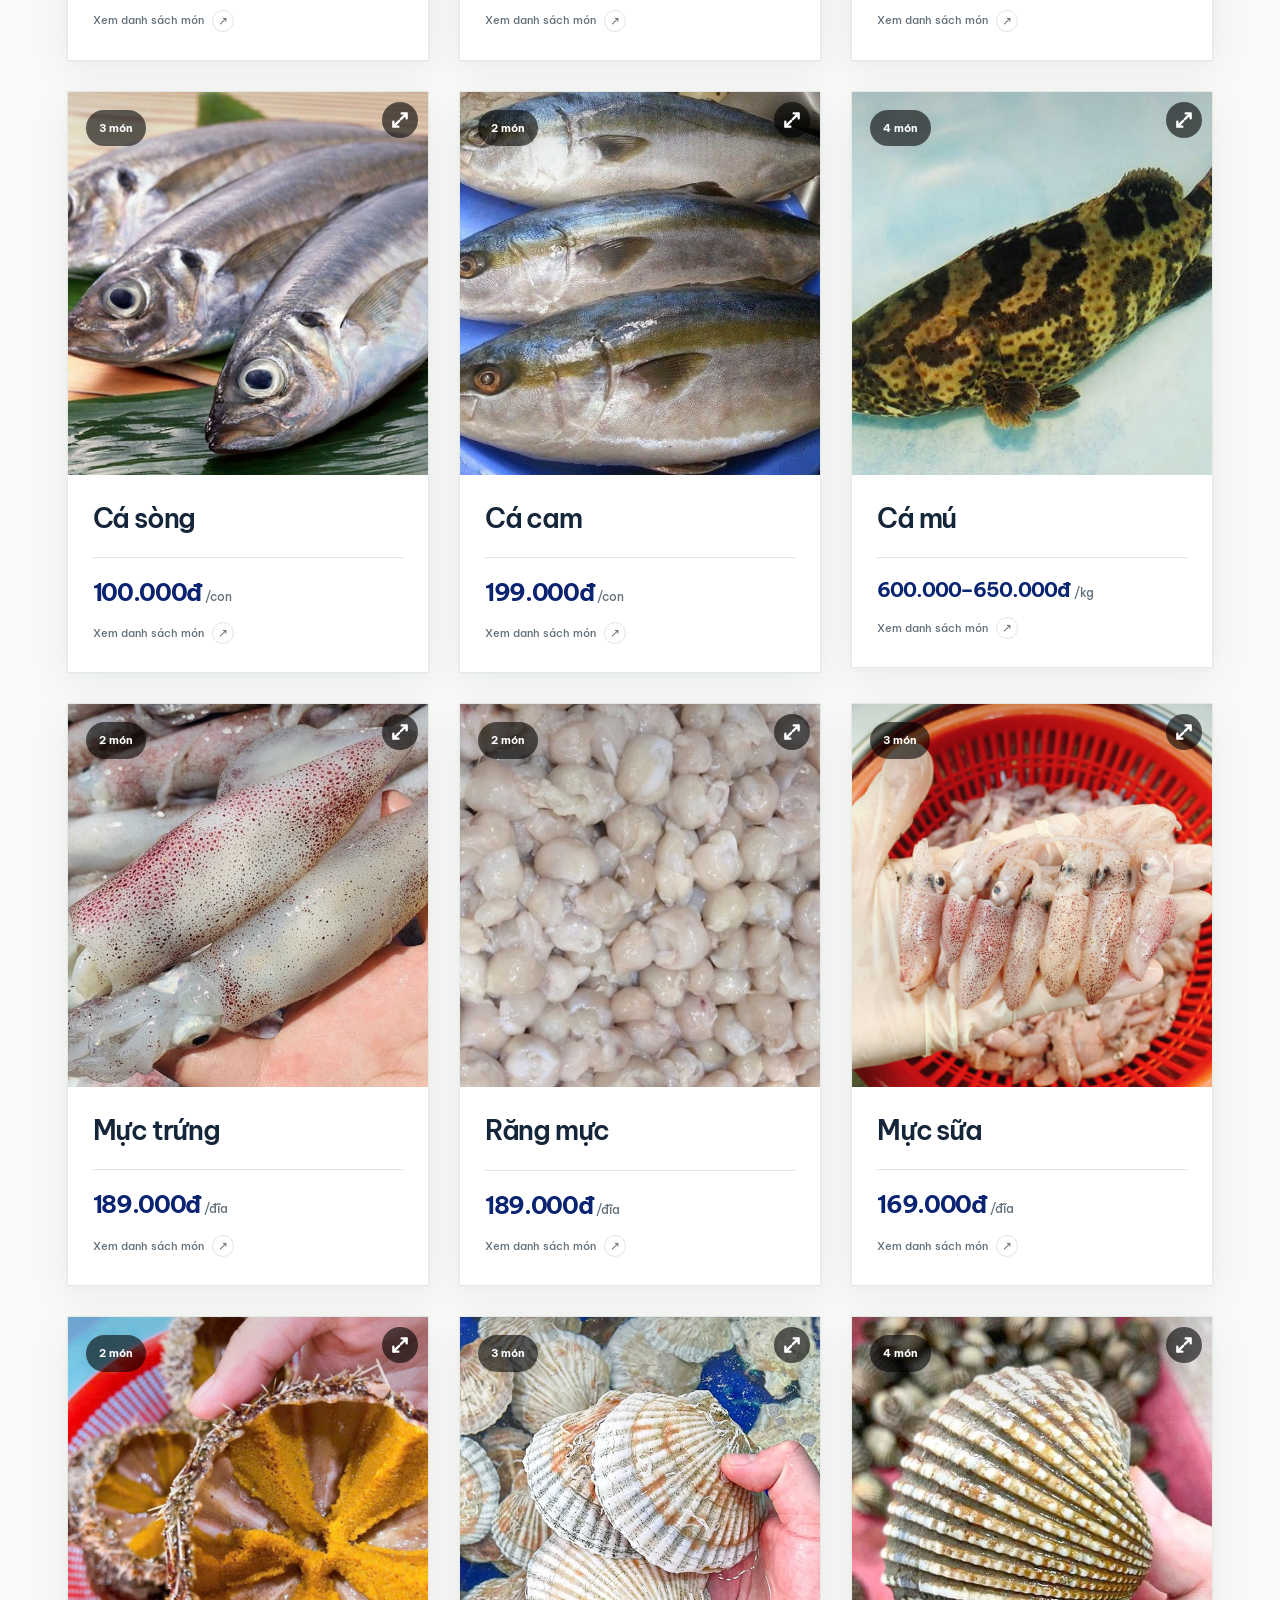
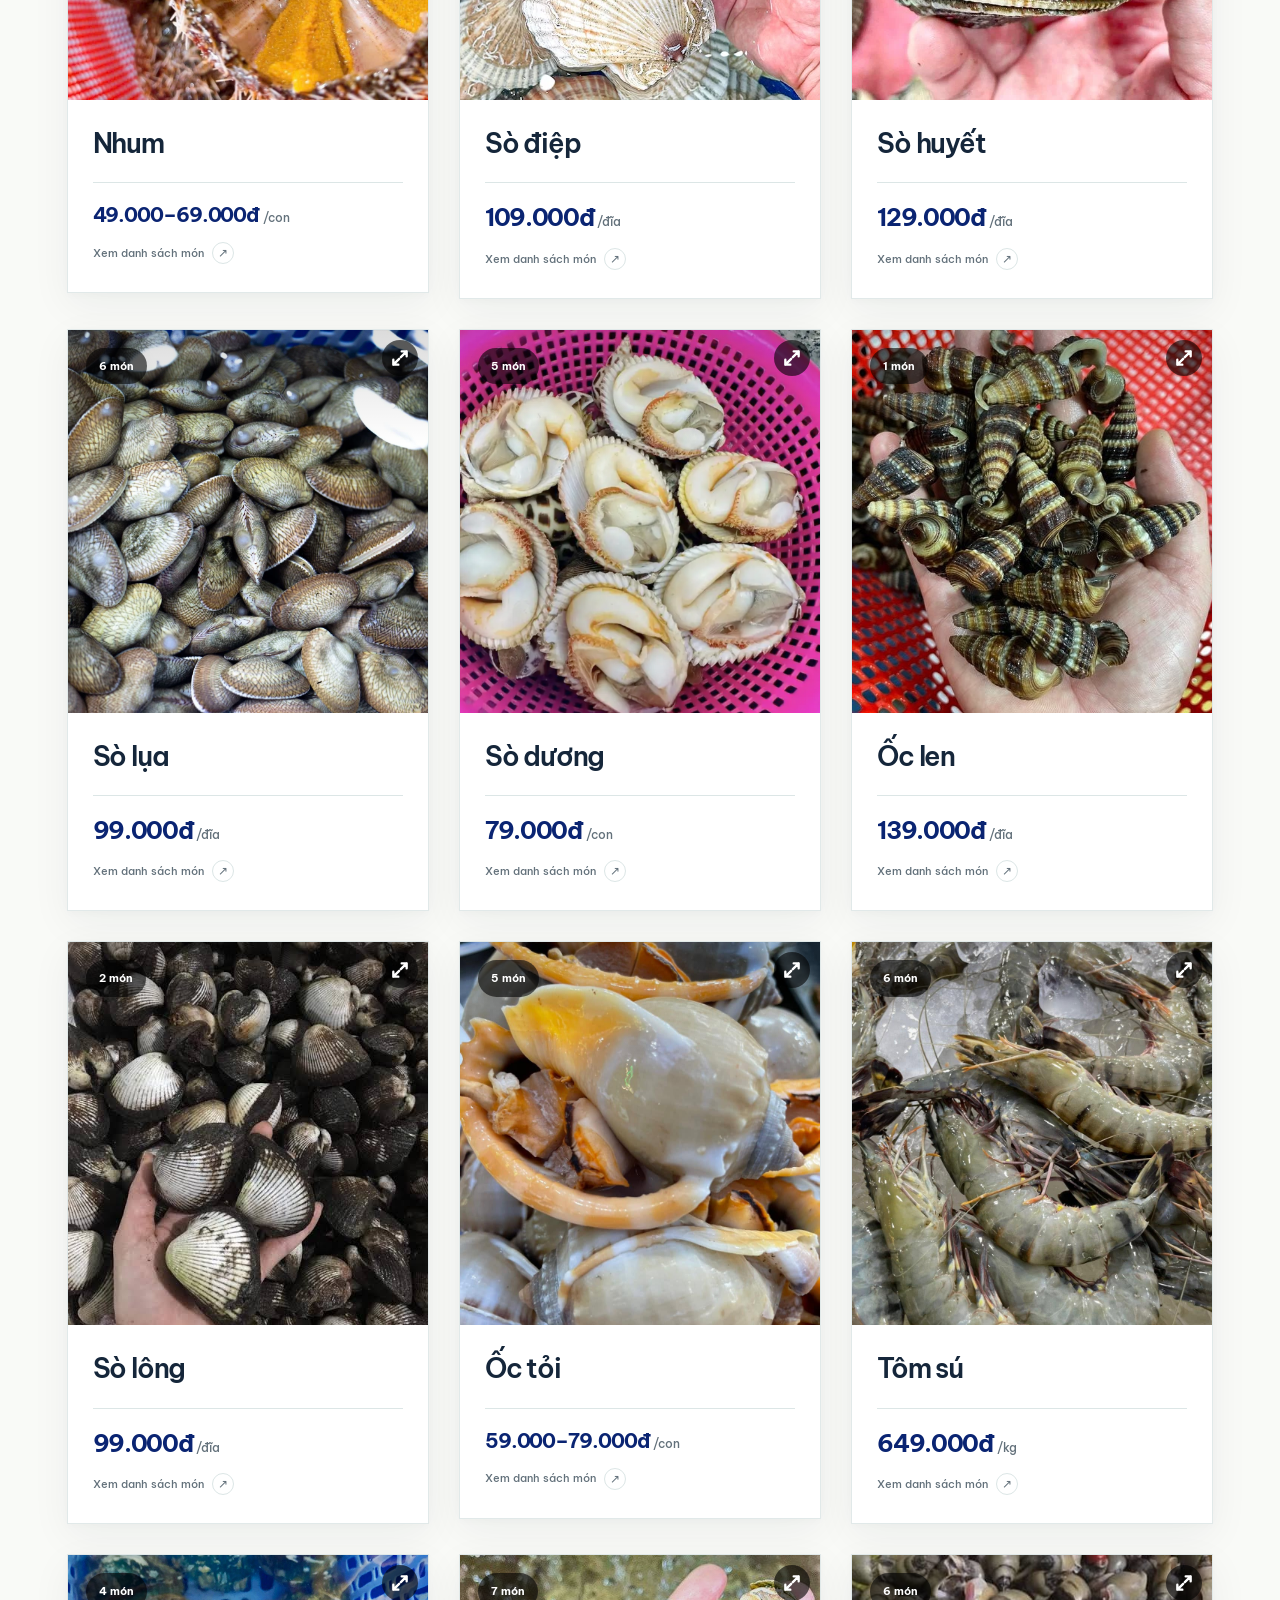
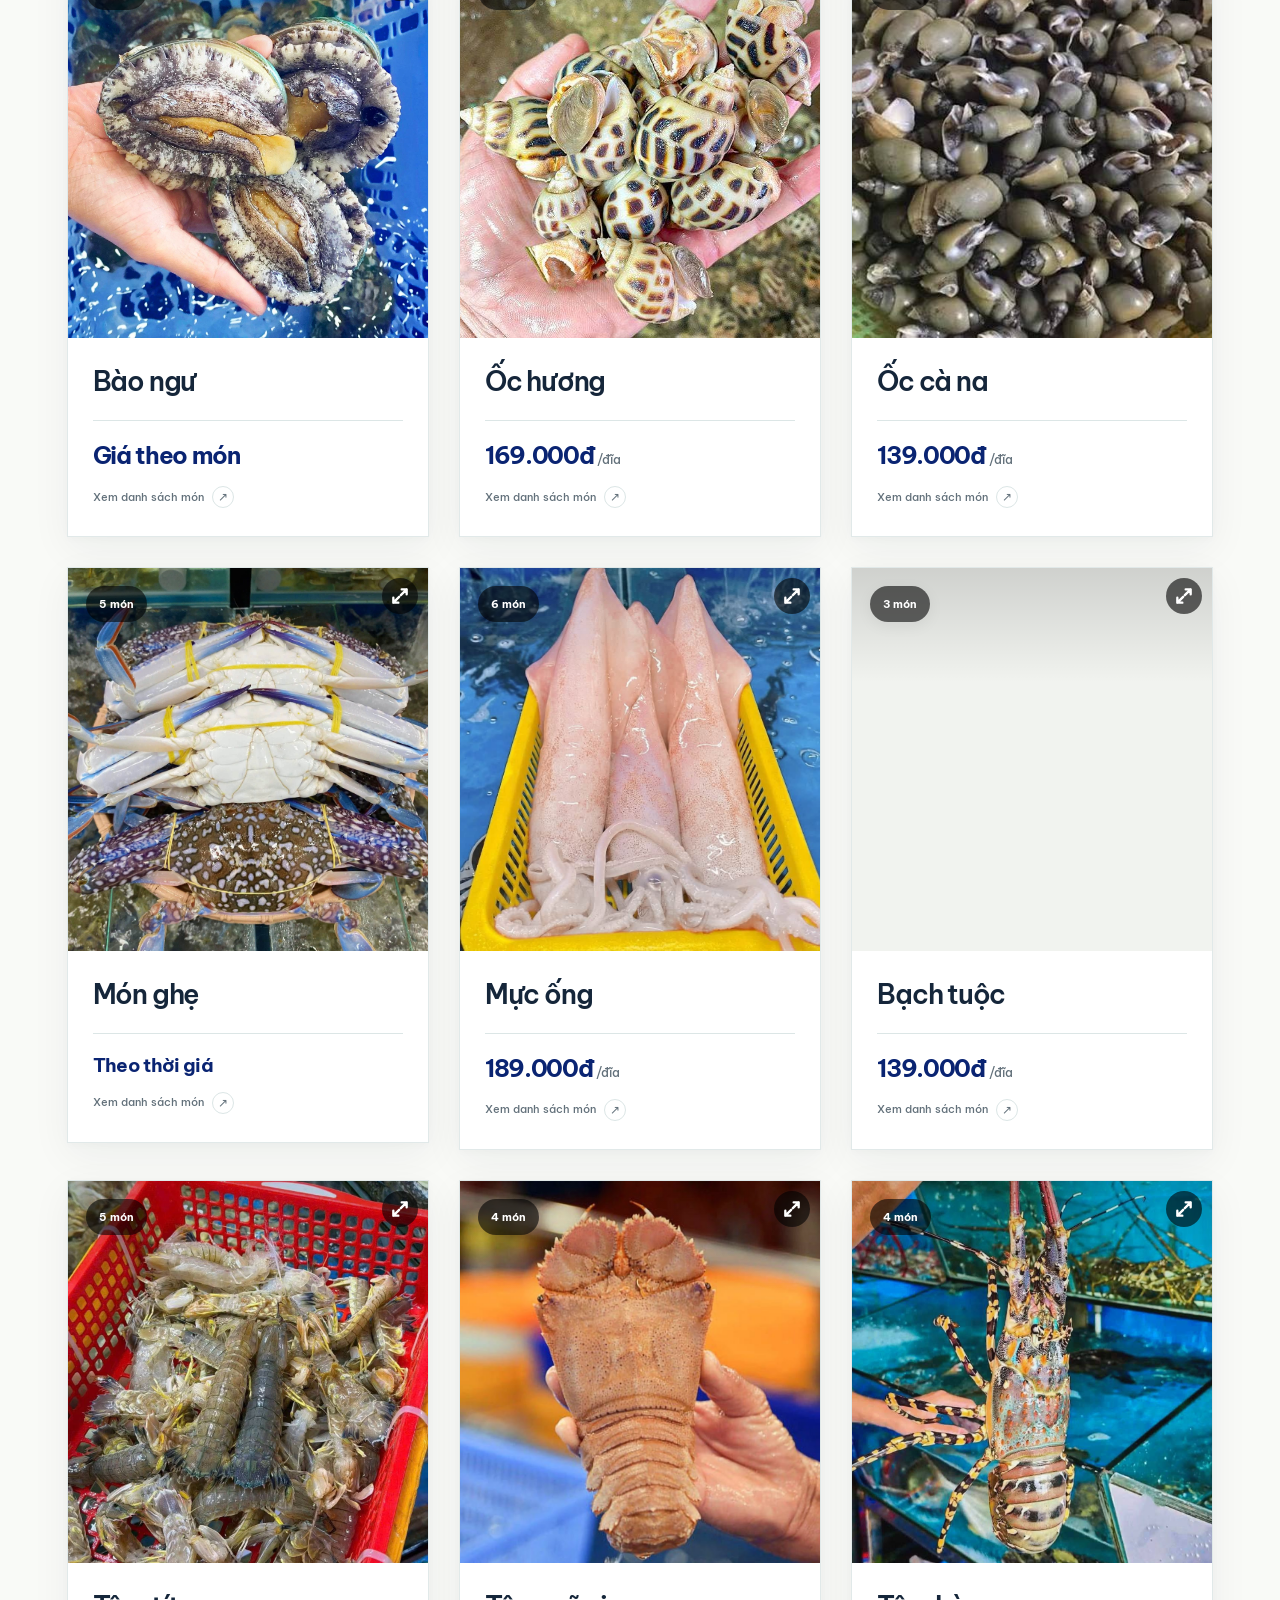
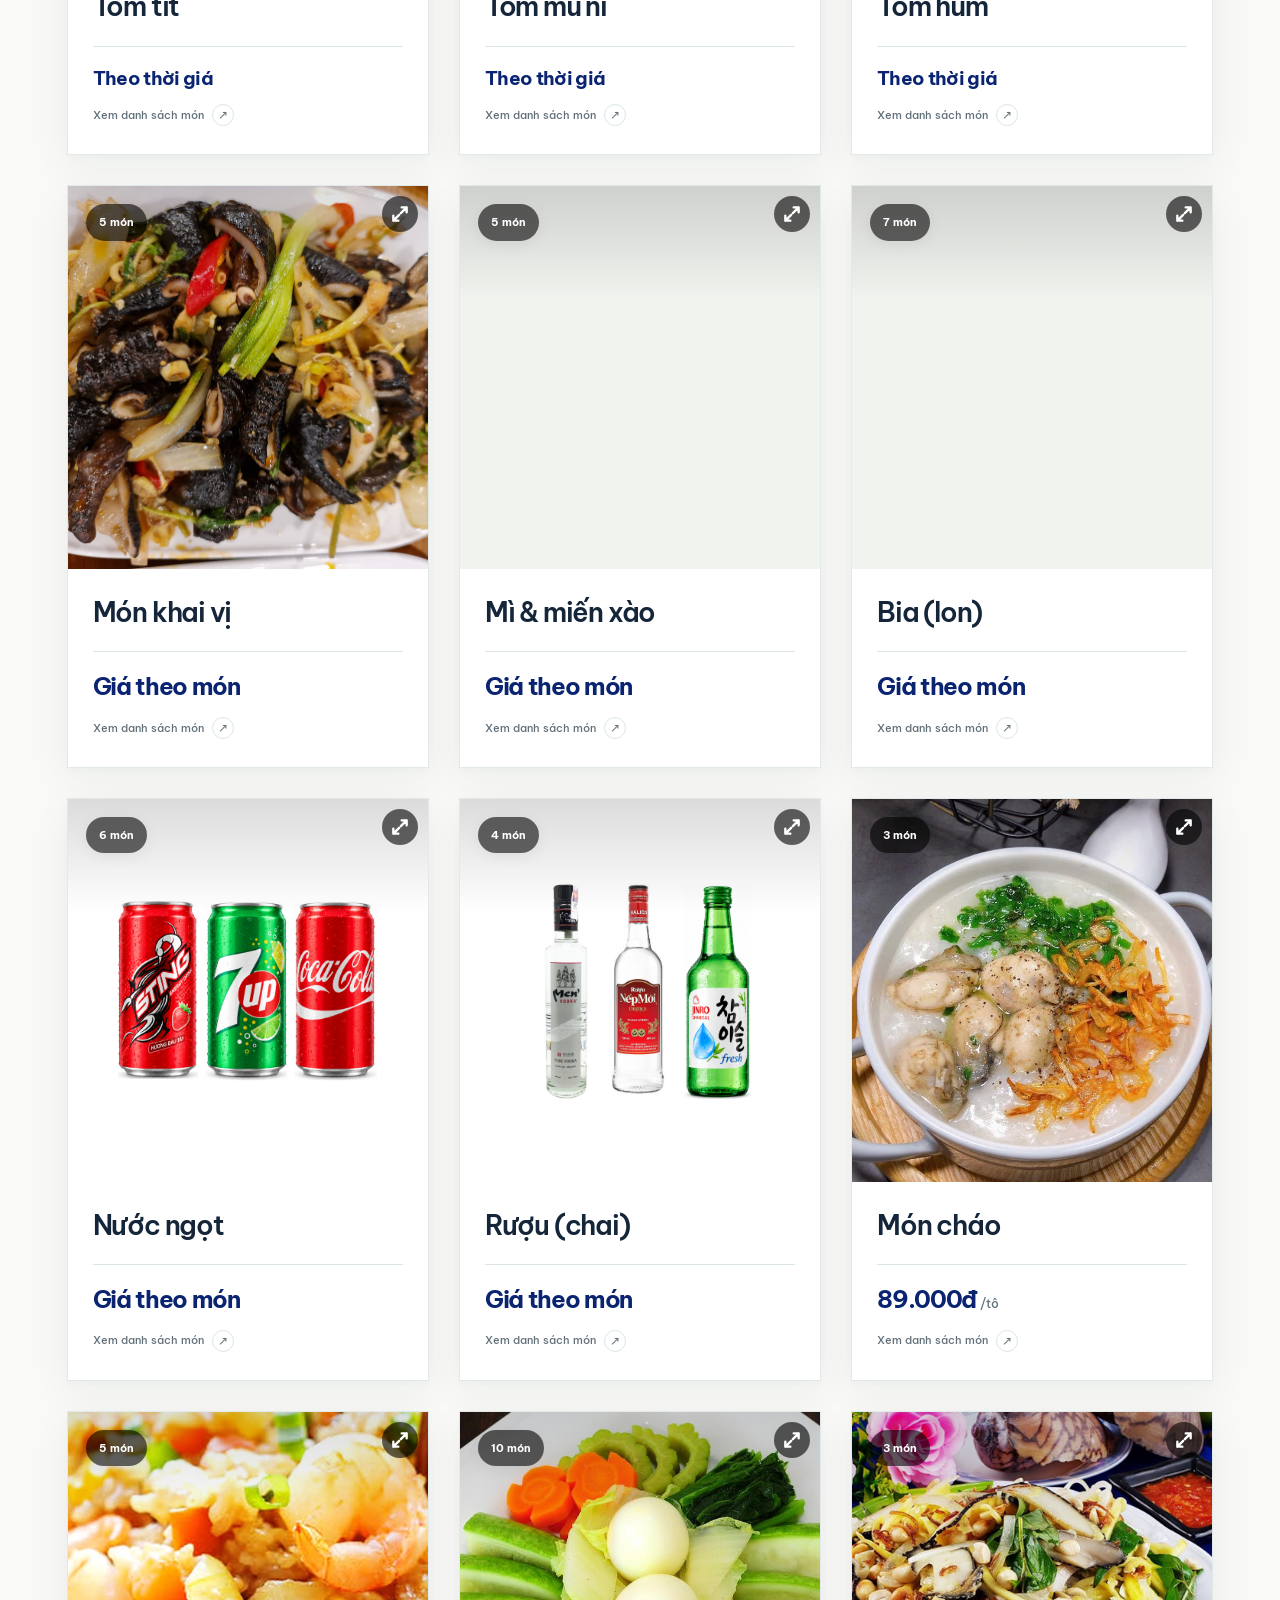
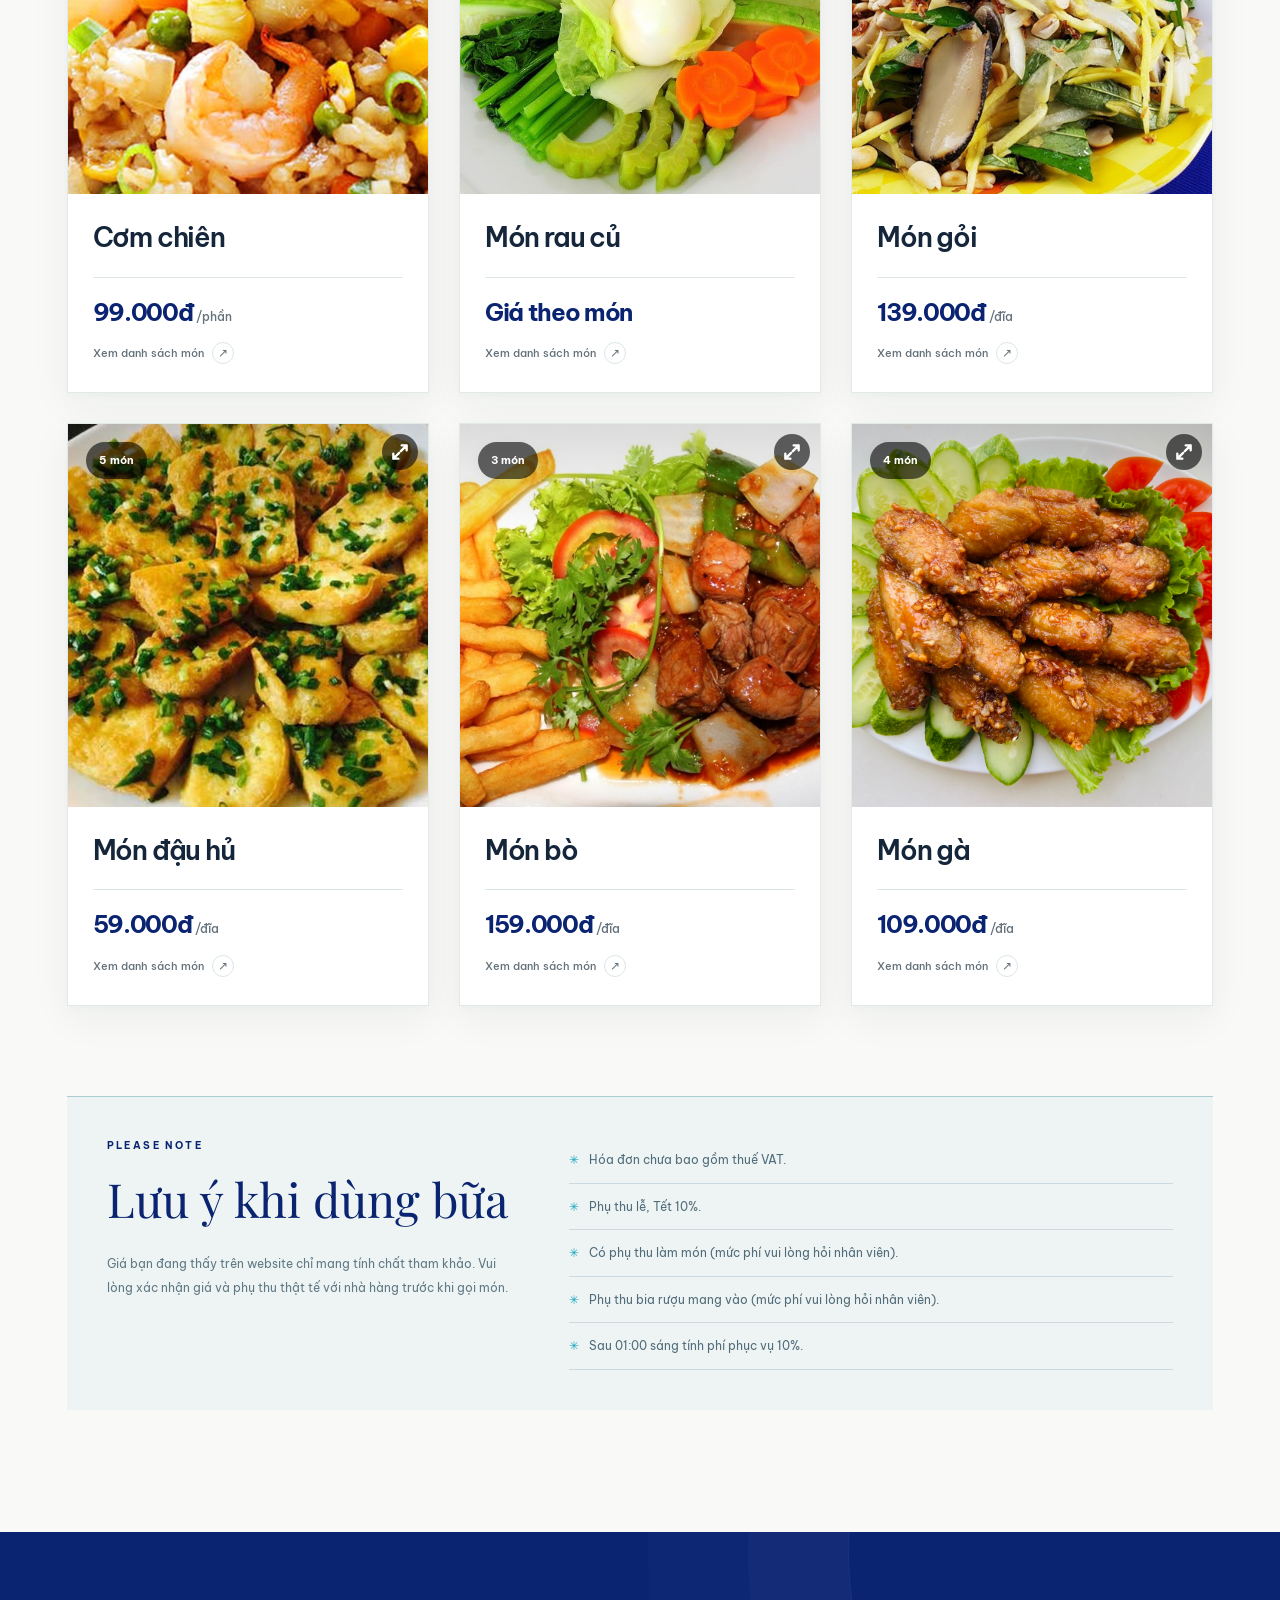
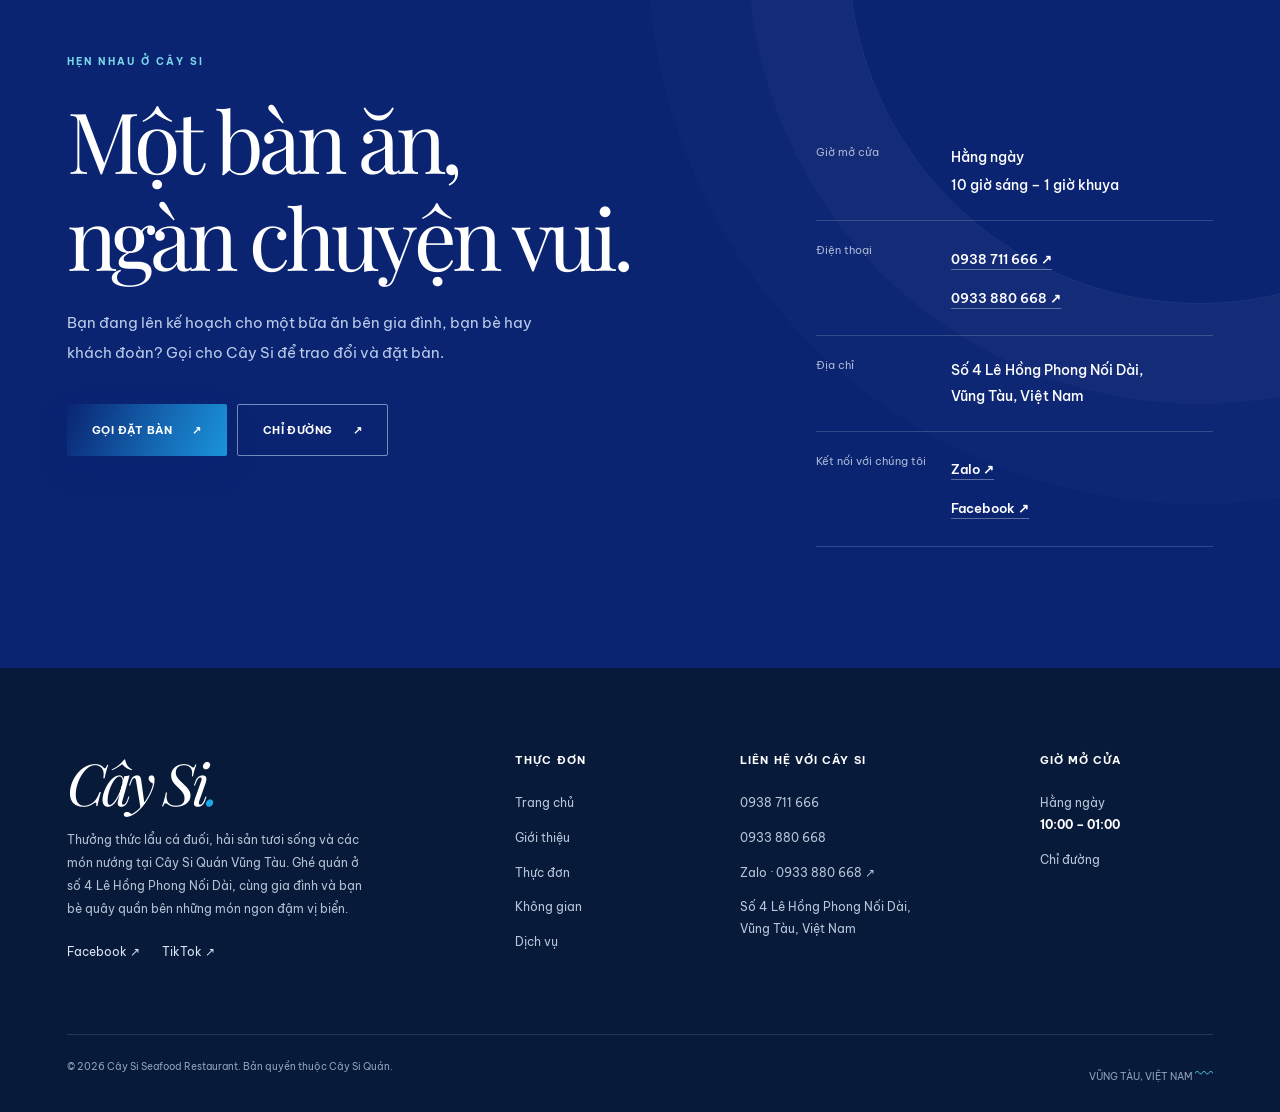
<file: menu/index.html>
<!DOCTYPE html>
<html lang="vi">

<head>
    <meta charset="utf-8" />
    <meta content="width=device-width,initial-scale=1" name="viewport" />
    <meta content="#f9fbfa" name="theme-color" />

    <link rel="icon" type="image/png" href="../my-favicon/favicon-96x96.png" sizes="96x96" />
    <link rel="icon" type="image/svg+xml" href="../my-favicon/favicon.svg" />
    <link rel="shortcut icon" href="../my-favicon/favicon.ico" />
    <link rel="apple-touch-icon" sizes="180x180" href="../my-favicon/apple-touch-icon.png" />
    <meta name="apple-mobile-web-app-title" content="Cay Si" />
    <link rel="manifest" href="../my-favicon/site.webmanifest" />

    <meta content="Khám phá thực đơn Cây Si Quán Vũng Tàu: lẩu cá đuối, lẩu cá đuối măng chua, lẩu hải sản, cá, mực, hàu và các món nướng cùng giá niêm yết." name="description" />
    <link rel="canonical" href="https://caysiquanvungtau.com/menu/" />
    <meta content="website" property="og:type" />
    <meta content="https://caysiquanvungtau.com/menu/" property="og:url" />
    <meta content="Cây Si Seafood Vũng Tàu" property="og:site_name" />
    <meta content="Thực đơn Cây Si Quán | Lẩu cá đuối, hải sản Vũng Tàu" property="og:title" />
    <meta content="Khám phá thực đơn Cây Si Quán Vũng Tàu: lẩu cá đuối, lẩu cá đuối măng chua, lẩu hải sản, cá, mực, hàu và các món nướng cùng giá niêm yết." property="og:description" />
    <meta content="vi_VN" property="og:locale" />

    <meta content="/my-favicon/cover.jpg" property="og:image" />
    <meta content="image/jpeg" property="og:image:type" />
    <meta content="1506" property="og:image:width" />
    <meta content="791" property="og:image:height" />
    <meta content="Cây Si" property="og:image:alt" />
    <meta name="twitter:card" content="summary_large_image" />
    <meta name="twitter:title" content="Thực đơn Cây Si Quán | Lẩu cá đuối, hải sản Vũng Tàu" />
    <meta name="twitter:description" content="Khám phá thực đơn Cây Si Quán Vũng Tàu: lẩu cá đuối, lẩu cá đuối măng chua, lẩu hải sản, cá, mực, hàu và các món nướng cùng giá niêm yết." />
    <meta name="twitter:image" content="/my-favicon/cover.jpg" />
    <meta name="twitter:image:alt" content="Cây Si" />
    <title>Thực đơn Cây Si Quán | Lẩu cá đuối, hải sản Vũng Tàu</title>
    <link href="https://fonts.googleapis.com" rel="preconnect" />
    <link crossorigin="" href="https://fonts.gstatic.com" rel="preconnect" />
    <link
        href="https://fonts.googleapis.com/css2?family=Be+Vietnam+Pro:wght@300;400;500;600;700&amp;family=Playfair+Display:ital,wght@0,400;0,500;0,600;1,400;1,500&amp;display=swap"
        rel="stylesheet" />
    <link href="../css/vendor/lenis-1.3.23.css" rel="stylesheet" />
    <link href="../css/style.css?v=7.6" rel="stylesheet" />
    <script
        type="application/ld+json">{"@context":"https://schema.org","@type":"Restaurant","name":"Cây Si Quán Vũng Tàu","description":"Cây Si Quán phục vụ lẩu cá đuối và hải sản tươi sống tại Vũng Tàu.","servesCuisine":["Ẩm thực Việt Nam","Hải sản","Lẩu cá đuối"],"telephone":"+84938711666","address":{"@type":"PostalAddress","streetAddress":"Số 4 Lê Hồng Phong Nối Dài","addressLocality":"Vũng Tàu","addressCountry":"VN"},"sameAs":["https://www.facebook.com/HaiSanTuoiSongVungTauCaySiQuan","https://www.tiktok.com/@caysiquanvungtau"],"openingHours":"Mo-Su 10:00-01:00","alternateName":["Cây Si Quán","Cay Si Quan Vung Tau"],"url":"https://caysiquanvungtau.com/","menu":"https://caysiquanvungtau.com/menu/"}</script>
</head>

<body data-base="../" data-page="menu"><a class="skip-link" data-i18n="skip" href="#main">Bỏ qua tới nội dung</a>
    <header class="site-header" id="header">
        <div class="header-inner container">
            <a aria-label="Cây Si Quán, trang chủ" class="brand" href="../"><span class="brand-name">Cây Si </span><span class="brand-sub">SEAFOOD · VŨNG TÀU</span></a>
            <nav aria-label="Main navigation" class="main-nav" id="main-nav"><a class="" data-i18n="navHome"
                    href="../">Trang chủ</a><a class="" data-i18n="navAbout" href="../about/">Giới thiệu</a><a aria-current="page"
                    class="is-active" data-i18n="navMenu" href="../menu/">Thực đơn</a><a class="" data-i18n="navSpace"
                    href="../space/">Kh&#244;ng gian</a><a class="" data-i18n="navServices" href="../services/">Dịch vụ</a></nav>
            <div class="header-right">
                <div aria-label="Language" class="language-switch" role="group"><button aria-pressed="true"
                        class="lang-btn is-active" data-lang="vi" type="button">VI</button><span
                        aria-hidden="true">/</span><button aria-pressed="false" class="lang-btn" data-lang="en"
                        type="button">EN</button></div>
                <a class="header-book" href="tel:+84938711666"><span data-i18n="reserve">Gọi đặt b&#224;n</span><span
                        aria-hidden="true">↗</span></a>
                <button aria-controls="main-nav" aria-expanded="false" aria-label="Open navigation" class="nav-toggle"
                    id="nav-toggle" type="button"><span></span><span></span></button>
            </div>
        </div>
    </header>
    <main id="main">
        <section class="inner-hero menu-hero">
            <div class="container menu-hero-layout">
                <div>
                    <p class="eyebrow" data-i18n="menuHeroLabel">THỰC ĐƠN C&#194;Y SI</p>
                    <h1 data-i18n="menuHeroTitle">Gọi món &amp; Set menu.</h1>
                    <p data-i18n="menuHeroText">Chúng tôi phục vụ thực đơn gọi món đa dạng và set menu dành riêng cho khách đoàn, tiệc gia đình và liên hoan.</p>
                </div>
            </div>
        </section>
        <section class="menu-content section-shell">
            <div class="container">
                <div class="menu-mode-switch" role="group" aria-label="Loại thực đơn">
                    <button type="button" class="menu-mode-btn is-active" id="menu-mode-individual" aria-pressed="true" aria-controls="individual-menu">
                        <span class="menu-mode-icon" aria-hidden="true"><svg viewBox="0 0 32 32"><path d="M7 5v7m4-7v7m4-7v7M7 10v3a4 4 0 0 0 8 0v-3m-4 7v10M25 5c-4 3-5 8-5 12h5m0-12v22" /></svg></span>
                        <span class="menu-mode-copy"><strong data-mode-title>Thực đơn gọi món</strong><span data-mode-description>Tự chọn món theo sở thích</span></span>
                    </button>
                    <button type="button" class="menu-mode-btn" id="menu-mode-set" aria-pressed="false" aria-controls="set-menu">
                        <span class="menu-mode-icon" aria-hidden="true"><svg viewBox="0 0 32 32"><circle cx="16" cy="10" r="4" /><path d="M9 27v-3a7 7 0 0 1 14 0v3M5 8a4 4 0 0 1 0 8m0 4a5 5 0 0 0-3 5v2M27 8a4 4 0 0 0 0 8m0 4a5 5 0 0 1 3 5v2" /></svg></span>
                        <span class="menu-mode-copy"><strong data-mode-title>Set menu · Khách đoàn</strong><span data-mode-description>29 set · từ 185.000đ/khách</span></span>
                    </button>
                </div>
                <div id="set-menu" hidden></div>
                <div id="individual-menu">
                <div class="menu-controls" id="menu-controls">
                    <div aria-label="Menu categories" class="menu-filter" id="menu-filter" role="group"></div><label
                        class="menu-search"><svg aria-hidden="true" viewbox="0 0 24 24">
                            <circle cx="11" cy="11" r="7"></circle>
                            <path d="m16.2 16.2 4.3 4.3"></path>
                        </svg><input aria-label="Search menu" autocomplete="off"
                            data-placeholder-i18n="searchPlaceholder" id="menu-search"
                            placeholder="Tìm món ăn, nguyên liệu..." type="search" /></label>
                </div>
                <div class="menu-summary"><span aria-live="polite" id="menu-results-counter"></span></div>
                <div class="menu-collection" id="menu-collection"></div>
                <div class="menu-empty" data-i18n="menuNoResults" hidden="" id="menu-empty">Kh&#244;ng t&#236;m thấy m&#243;n ph&#249; hợp. Thử một từ kh&#243;a kh&#225;c.</div>
                <aside class="menu-notes">
                    <div>
                        <p class="eyebrow">PLEASE NOTE</p>
                        <h2 data-i18n="menuNotesTitle">Lưu &#253; khi d&#249;ng bữa</h2>
                        <p data-i18n="menuPriceNote">Gi&#225; v&#224; đơn vị t&#237;nh theo thực đơn bạn cung cấp. Vui l&#242;ng x&#225;c nhận gi&#225; hiện tại v&#224; phụ thu với nh&#224; h&#224;ng trước khi gọi m&#243;n.</p>
                    </div>
                    <ul id="menu-notes-list"></ul>
                </aside>
                </div>
            </div>
        </section>
        <section class="contact-section section-shell" id="contact">
            <div class="container contact-layout">
                <div>
                    <p class="eyebrow on-dark" data-i18n="contactLabel">HẸN NHAU Ở C&#194;Y SI</p>
                    <h2 data-i18n="contactTitle">Một b&#224;n ăn,
ng&#224;n chuyện vui.</h2>
                    <p data-i18n="contactText">Bạn đang l&#234;n kế hoạch cho một bữa ăn b&#234;n gia đ&#236;nh, bạn b&#232; hay kh&#225;ch đo&#224;n? Gọi cho C&#226;y Si để trao đổi v&#224; đặt b&#224;n.</p>
                    <div class="contact-actions"><a class="btn btn-gradient" href="tel:+84938711666"><span
                                data-i18n="callNow">Gọi đặt b&#224;n</span><span aria-hidden="true">↗</span></a><a
                            class="btn btn-light-outline"
                            href="https://maps.app.goo.gl/CpoA21k35gx5jTNG6"
                            rel="noopener noreferrer" target="_blank"><span data-i18n="directions">Chỉ đường</span><span
                                aria-hidden="true">↗</span></a></div>
                </div>
                <div class="contact-info">
                    <div class="contact-info-row"><span data-i18n="hours">Giờ mở cửa</span><strong><span
                                data-i18n="everyday">Hằng ng&#224;y</span><span class="hours-display"
                                data-i18n="openingTime">10 giờ s&#225;ng – 1 giờ khuya</span></strong></div>
                    <div class="contact-info-row"><span data-i18n="phone">Điện thoại</span>
                        <div class="contact-link-stack"><a href="tel:+84938711666">0938 711 666 ↗</a><a
                                href="tel:+84933880668">0933 880 668 ↗</a></div>
                    </div>
                    <div class="contact-info-row"><span data-i18n="address">Địa chỉ</span><strong>Số 4 Lê Hồng Phong Nối
                            Dài,<br />Vũng Tàu, Việt Nam</strong></div>
                    <div class="contact-info-row"><span data-i18n="social">Kết nối với ch&#250;ng t&#244;i</span>
                        <div class="contact-link-stack"><a href="https://zalo.me/0933880668" rel="noopener noreferrer"
                                target="_blank">Zalo ↗</a><a
                                href="https://www.facebook.com/HaiSanTuoiSongVungTauCaySiQuan" rel="noopener noreferrer"
                                target="_blank">Facebook ↗</a></div>
                    </div>
                </div>
            </div>
        </section>
    </main>
    <footer class="site-footer">
        <div class="container">
            <div class="footer-top">
                <div class="footer-brand"><a class="footer-logo" href="../">Cây Si<span>.</span></a>
                    <p data-i18n="heroText">Thưởng thức lẩu c&#225; đuối, hải sản tươi sống v&#224; c&#225;c m&#243;n nướng tại C&#226;y Si Qu&#225;n Vũng T&#224;u. Gh&#233; qu&#225;n ở số 4 L&#234; Hồng Phong Nối D&#224;i, c&#249;ng gia đ&#236;nh v&#224; bạn b&#232; qu&#226;y quần b&#234;n những m&#243;n ngon đậm vị biển.</p>
                    <div class="footer-social"><a href="https://www.facebook.com/HaiSanTuoiSongVungTauCaySiQuan"
                            rel="noopener noreferrer" target="_blank">Facebook ↗</a><a
                            href="https://www.tiktok.com/@caysiquanvungtau" rel="noopener noreferrer"
                            target="_blank">TikTok ↗</a></div>
                </div>
                <div class="footer-col">
                    <h3 data-i18n="navMenu">Thực đơn</h3><a data-i18n="navHome" href="../">Trang chủ</a><a data-i18n="navAbout"
                        href="../about/">Giới thiệu</a><a data-i18n="navMenu" href="../menu/">Thực đơn</a><a data-i18n="navSpace"
                        href="../space/">Kh&#244;ng gian</a><a data-i18n="navServices" href="../services/">Dịch vụ</a>
                </div>
                <div class="footer-col">
                    <h3 data-i18n="contactUs">Li&#234;n hệ với C&#226;y Si</h3><a href="tel:+84938711666">0938 711 666</a><a
                        href="tel:+84933880668">0933 880 668</a><a href="https://zalo.me/0933880668"
                        rel="noopener noreferrer" target="_blank">Zalo · 0933 880 668 ↗</a>
                    <p>Số 4 Lê Hồng Phong Nối Dài,<br />Vũng Tàu, Việt Nam</p>
                </div>
                <div class="footer-col">
                    <h3 data-i18n="hours">Giờ mở cửa</h3>
                    <p><span data-i18n="everyday">Hằng ng&#224;y</span><br /><strong>10:00 – 01:00</strong></p><a
                        data-i18n="directions"
                        href="https://maps.app.goo.gl/CpoA21k35gx5jTNG6"
                        rel="noopener noreferrer" target="_blank">Chỉ đường</a>
                </div>
            </div>
            <div class="footer-bottom"><span>© <span id="year">2026</span> Cây Si Seafood Restaurant. <span
                        data-i18n="rights">Bản quyền thuộc C&#226;y Si Qu&#225;n.</span></span><span>VŨNG TÀU, VIỆT NAM <span
                        class="mini-wave">〰</span></span></div>
        </div>
    </footer>
    <div aria-label="Quick contacts" class="floating-contact">
        <a aria-label="Gọi Cây Si - 0938 711 666" class="float-phone" href="tel:+84938711666"><span
                class="float-icon"><svg aria-hidden="true" viewbox="0 0 24 24">
                    <path
                        d="M6.6 2h3l1.1 5-2.2 1.9c1.1 2.2 2.7 3.8 4.9 5l2-2.2 5.1 1v3c0 1.6-1.2 2.9-2.8 3-8 .5-15.2-6.7-14.7-14.7C3.1 3.2 4.4 2 6 2h.6Z">
                    </path>
                </svg></span><span class="float-label">0938 711 666</span></a>
        <a aria-label="Liên hệ qua Zalo" class="float-zalo" href="https://zalo.me/0933880668" rel="noopener noreferrer"
            target="_blank"><span class="float-icon">Z</span><span class="float-label">Zalo</span></a>
        <a aria-label="Cây Si Facebook" class="float-facebook"
            href="https://www.facebook.com/HaiSanTuoiSongVungTauCaySiQuan" rel="noopener noreferrer"
            target="_blank"><span class="float-icon">f</span><span class="float-label">Facebook</span></a>
    </div>
    <script defer="" src="../js/i18n.js?v=7.4"></script>
    <script defer="" src="../js/menu-data.js?v=5"></script>
    <script defer="" src="../js/menu-images.js?v=4"></script>
    <script defer="" src="../js/menu-dish-images.js?v=1"></script>
    <script defer="" src="../js/set-menu.js?v=4"></script>
    <script defer="" src="../js/vendor/lenis-1.3.23.min.js"></script>
    <script defer="" src="../js/scroll.js?v=6.5"></script>
    <script defer="" src="../js/main.js?v=6.13"></script>
    <script defer="" src="../js/motion.js?v=6.5"></script>
</body>

</html>
</file>
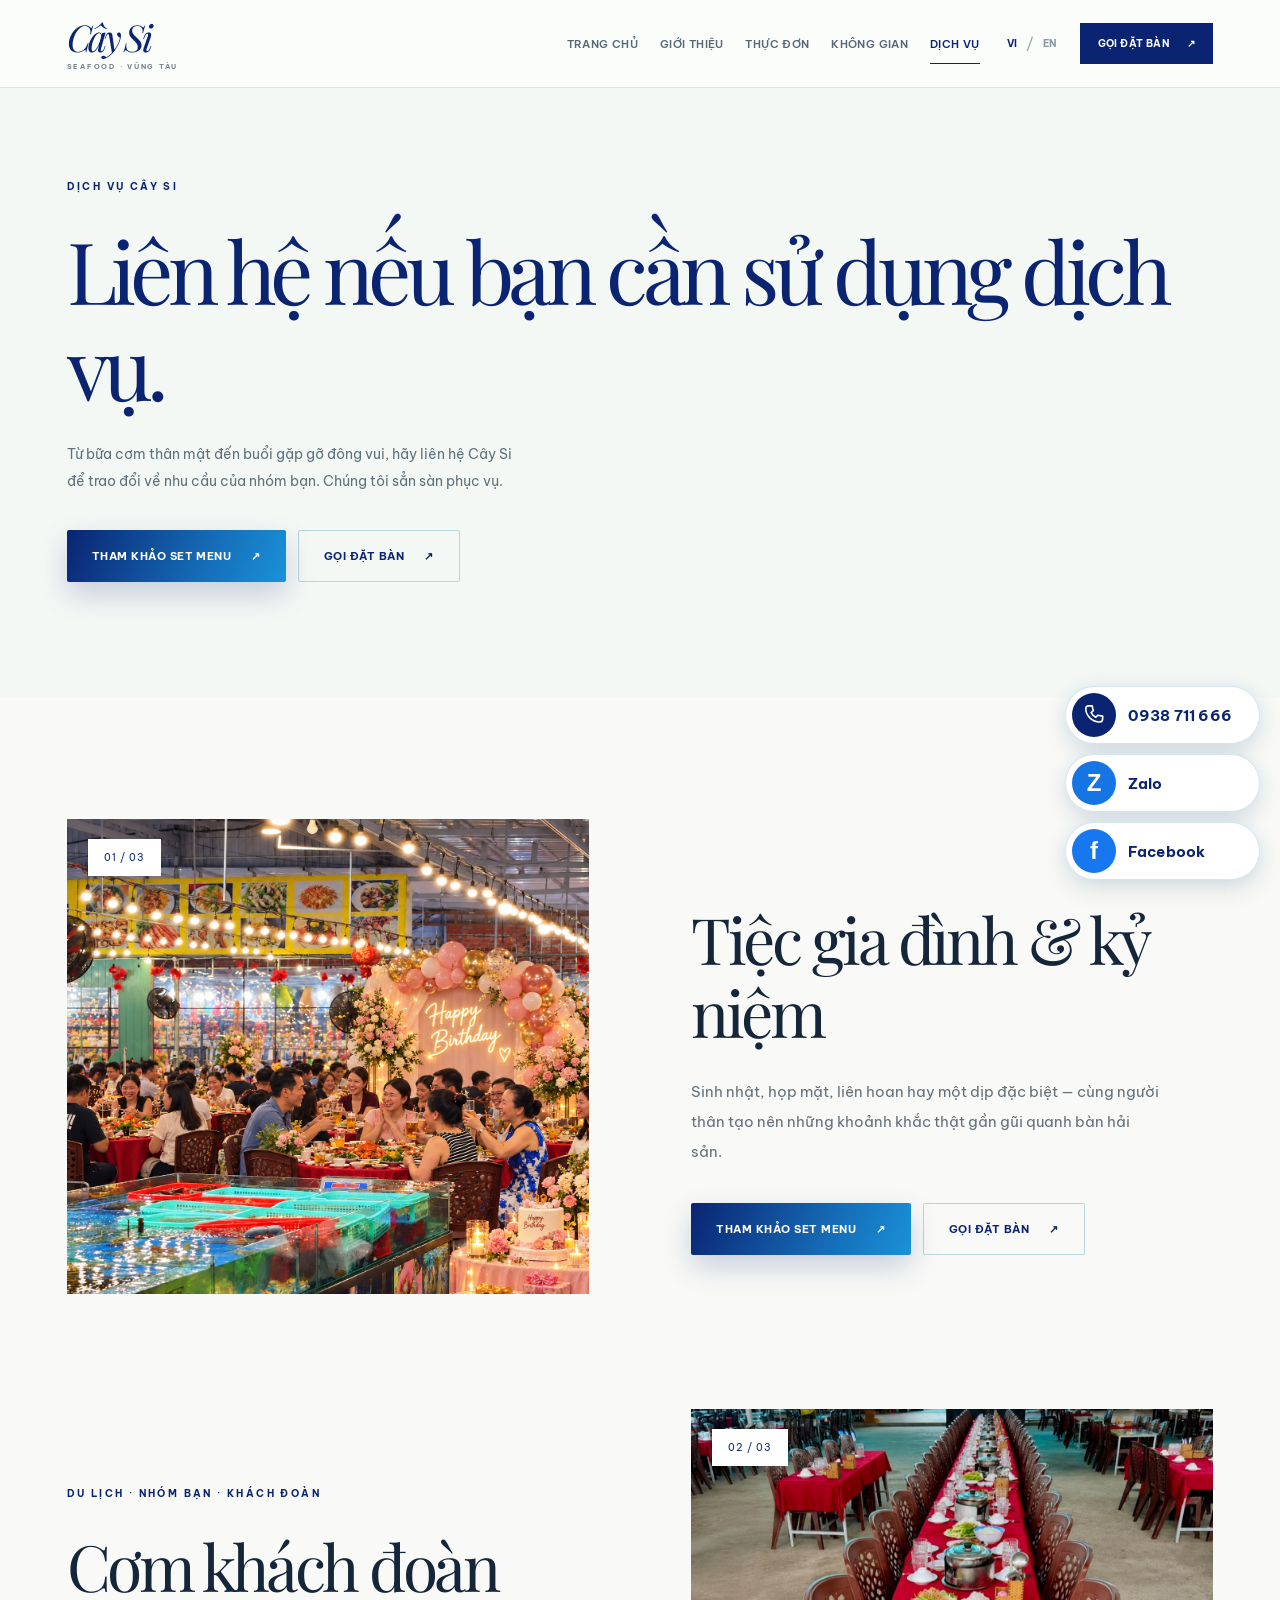
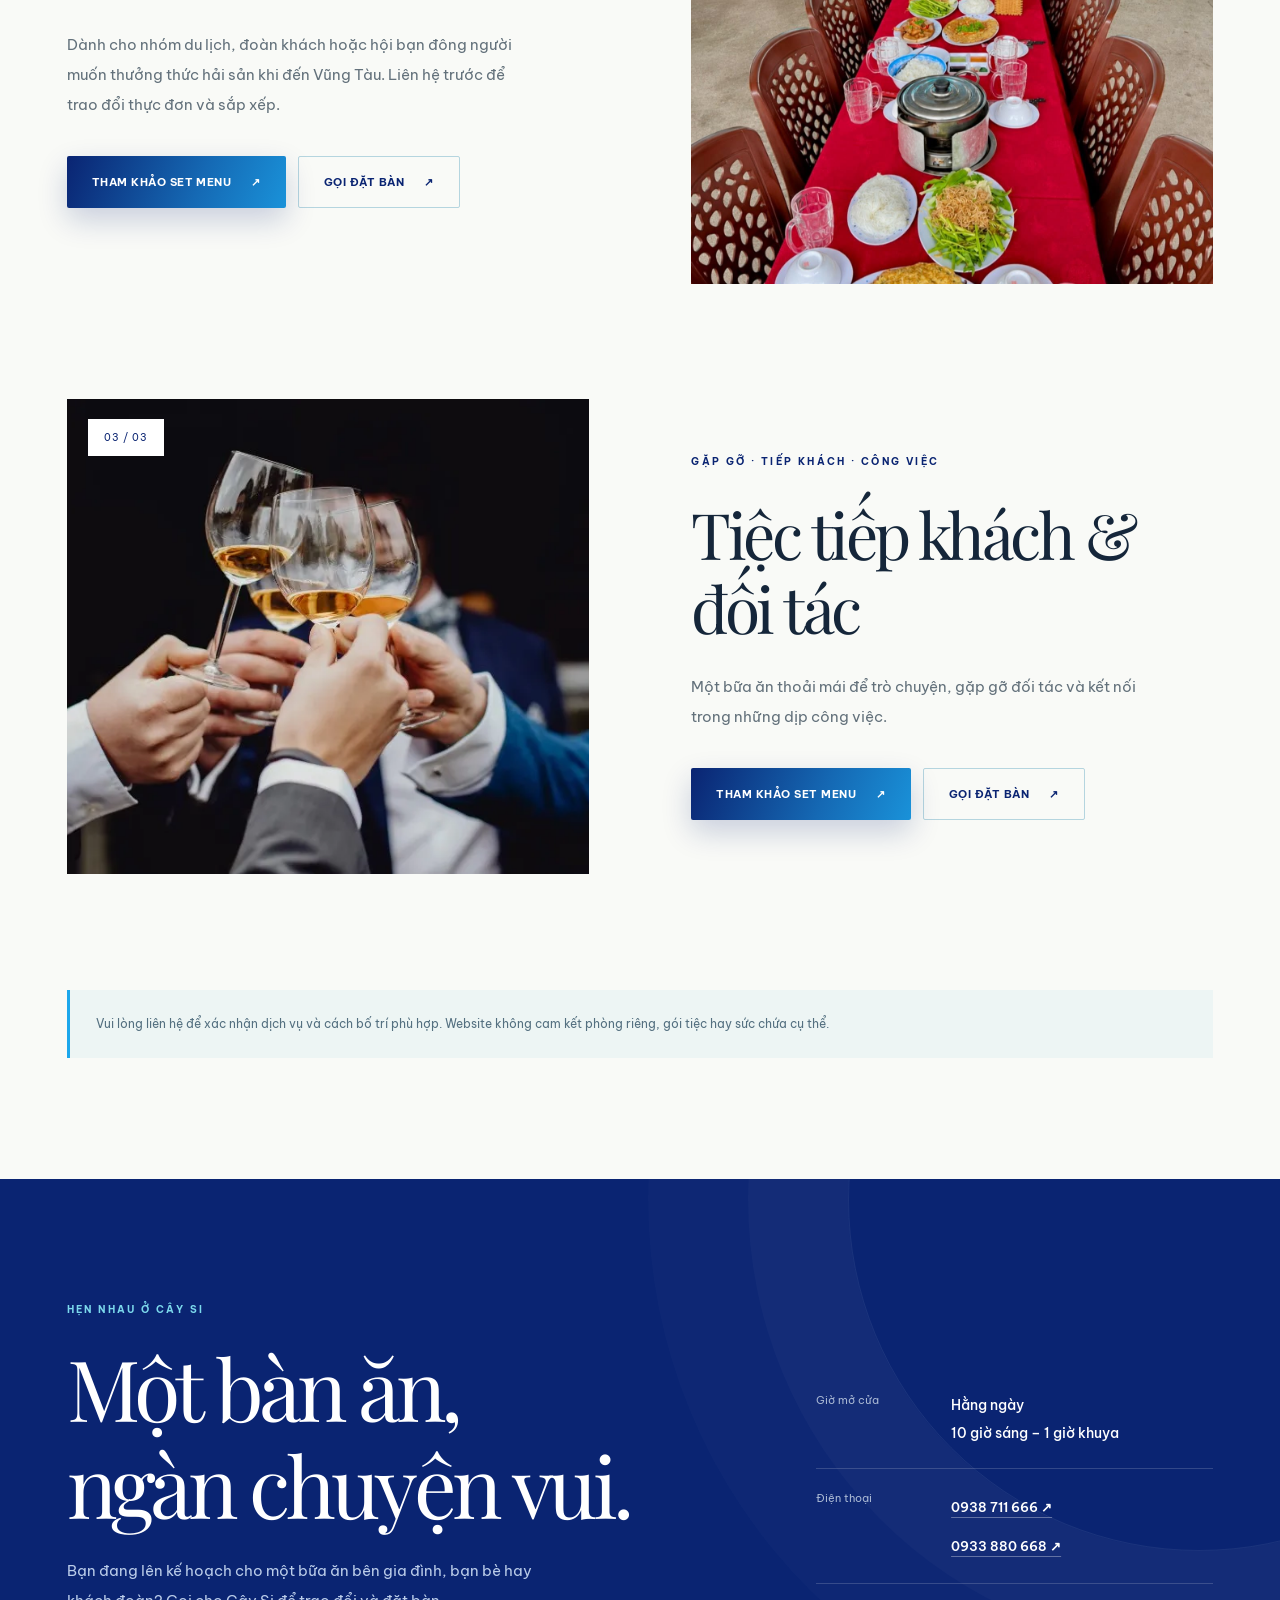
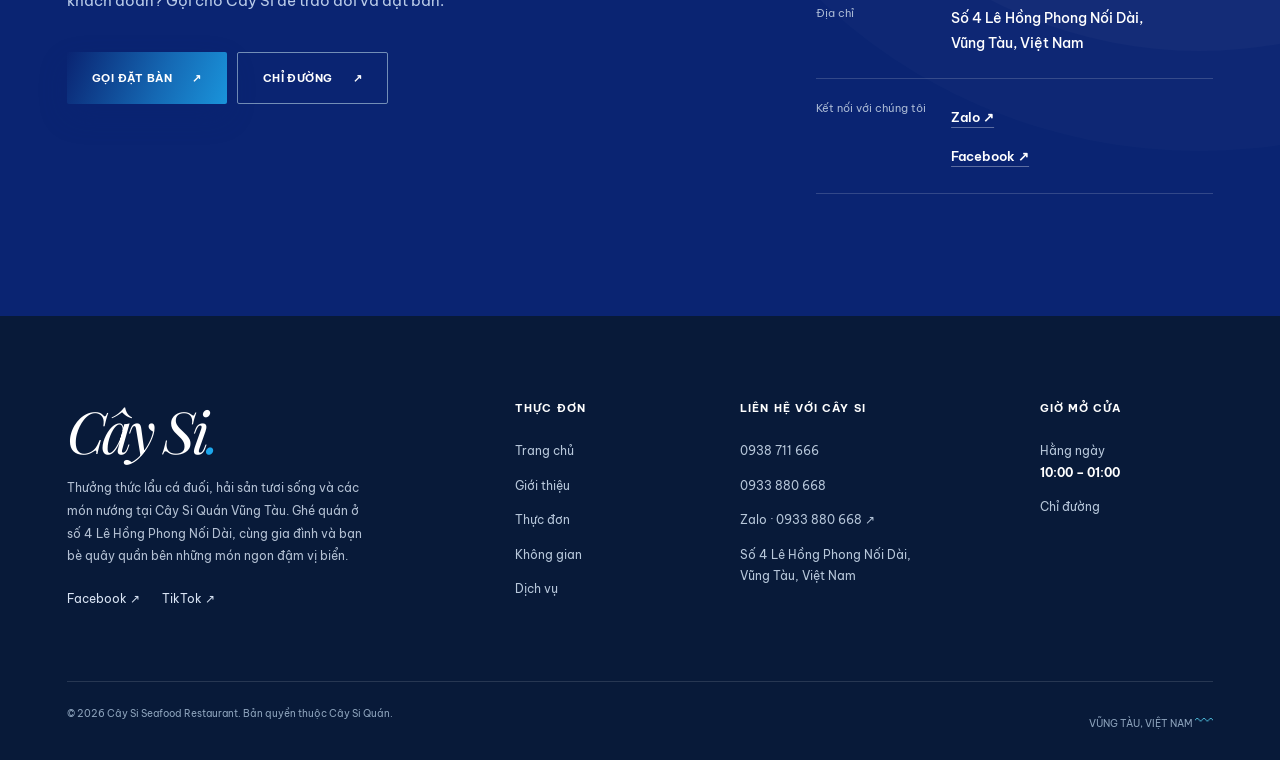
<file: services/index.html>
<!DOCTYPE html>
<html lang="vi">

<head>
    <meta charset="utf-8" />
    <meta content="width=device-width,initial-scale=1" name="viewport" />
    <meta content="#f9fbfa" name="theme-color" />

    <link rel="icon" type="image/png" href="../my-favicon/favicon-96x96.png" sizes="96x96" />
    <link rel="icon" type="image/svg+xml" href="../my-favicon/favicon.svg" />
    <link rel="shortcut icon" href="../my-favicon/favicon.ico" />
    <link rel="apple-touch-icon" sizes="180x180" href="../my-favicon/apple-touch-icon.png" />
    <meta name="apple-mobile-web-app-title" content="Cay Si" />
    <link rel="manifest" href="../my-favicon/site.webmanifest" />

    <meta
        content="Đặt bàn và trao đổi nhu cầu tiệc gia đình, sinh nhật, cơm khách đoàn và gặp gỡ đối tác tại Cây Si Quán, Vũng Tàu."
        name="description" />
    <link rel="canonical" href="https://caysiquanvungtau.com/services/" />
    <meta content="website" property="og:type" />
    <meta content="https://caysiquanvungtau.com/services/" property="og:url" />
    <meta content="Cây Si Seafood Vũng Tàu" property="og:site_name" />
    <meta content="Dịch Vụ Cây Si Quán | Tiệc Gia Đình &amp; Khách Đoàn" property="og:title" />
    <meta
        content="Đặt bàn và trao đổi nhu cầu tiệc gia đình, sinh nhật, cơm khách đoàn và gặp gỡ đối tác tại Cây Si Quán, Vũng Tàu."
        property="og:description" />
    <meta content="vi_VN" property="og:locale" />

    <meta content="/my-favicon/cover.jpg" property="og:image" />
    <meta content="image/jpeg" property="og:image:type" />
    <meta content="1506" property="og:image:width" />
    <meta content="791" property="og:image:height" />
    <meta content="Cây Si" property="og:image:alt" />
    <meta name="twitter:card" content="summary_large_image" />
    <meta name="twitter:title" content="Dịch Vụ Cây Si Quán | Tiệc Gia Đình &amp; Khách Đoàn" />
    <meta name="twitter:description" content="Đặt bàn và trao đổi nhu cầu tiệc gia đình, sinh nhật, cơm khách đoàn và gặp gỡ đối tác tại Cây Si Quán, Vũng Tàu." />
    <meta name="twitter:image" content="/my-favicon/cover.jpg" />
    <meta name="twitter:image:alt" content="Cây Si" />
    <title>Dịch Vụ Cây Si Quán | Tiệc Gia Đình &amp; Khách Đoàn</title>
    <link href="https://fonts.googleapis.com" rel="preconnect" />
    <link crossorigin="" href="https://fonts.gstatic.com" rel="preconnect" />
    <link
        href="https://fonts.googleapis.com/css2?family=Be+Vietnam+Pro:wght@300;400;500;600;700&amp;family=Playfair+Display:ital,wght@0,400;0,500;0,600;1,400;1,500&amp;display=swap"
        rel="stylesheet" />
    <link href="../css/vendor/lenis-1.3.23.css" rel="stylesheet" />
    <link href="../css/style.css?v=6.3" rel="stylesheet" />
    <script
        type="application/ld+json">{"@context":"https://schema.org","@type":"Restaurant","name":"Cây Si Quán Vũng Tàu","description":"Cây Si Quán phục vụ lẩu cá đuối và hải sản tươi sống tại Vũng Tàu.","servesCuisine":["Ẩm thực Việt Nam","Hải sản","Lẩu cá đuối"],"telephone":"+84938711666","address":{"@type":"PostalAddress","streetAddress":"Số 4 Lê Hồng Phong Nối Dài","addressLocality":"Vũng Tàu","addressCountry":"VN"},"sameAs":["https://www.facebook.com/HaiSanTuoiSongVungTauCaySiQuan","https://www.tiktok.com/@caysiquanvungtau"],"openingHours":"Mo-Su 10:00-01:00","alternateName":["Cây Si Quán","Cay Si Quan Vung Tau"],"url":"https://caysiquanvungtau.com/","menu":"https://caysiquanvungtau.com/menu/"}</script>
</head>

<body data-base="../" data-page="services"><a class="skip-link" data-i18n="skip" href="#main">Bỏ qua tới nội dung</a>
    <header class="site-header" id="header">
        <div class="header-inner container">
            <a aria-label="Cây Si Quán, trang chủ" class="brand" href="../"><span class="brand-name">Cây Si </span><span class="brand-sub">SEAFOOD · VŨNG TÀU</span></a>
            <nav aria-label="Main navigation" class="main-nav" id="main-nav"><a class="" data-i18n="navHome"
                    href="../">Trang chủ</a><a class="" data-i18n="navAbout" href="../about/">Giới thiệu</a><a class="" data-i18n="navMenu"
                    href="../menu/">Thực đơn</a><a class="" data-i18n="navSpace" href="../space/">Kh&#244;ng gian</a><a aria-current="page"
                    class="is-active" data-i18n="navServices" href="../services/">Dịch vụ</a></nav>
            <div class="header-right">
                <div aria-label="Language" class="language-switch" role="group"><button aria-pressed="true"
                        class="lang-btn is-active" data-lang="vi" type="button">VI</button><span
                        aria-hidden="true">/</span><button aria-pressed="false" class="lang-btn" data-lang="en"
                        type="button">EN</button></div>
                <a class="header-book" href="tel:+84938711666"><span data-i18n="reserve">Gọi đặt b&#224;n</span><span
                        aria-hidden="true">↗</span></a>
                <button aria-controls="main-nav" aria-expanded="false" aria-label="Open navigation" class="nav-toggle"
                    id="nav-toggle" type="button"><span></span><span></span></button>
            </div>
        </div>
    </header>
    <main id="main">
        <section class="inner-hero services-hero">
            <div class="container">
                <div>
                    <p class="eyebrow" data-i18n="servicesHeroLabel">DỊCH VỤ C&#194;Y SI</p>
                    <h1 data-i18n="servicesHeroTitle">Li&#234;n hệ nếu bạn cần sử dụng dịch vụ.</h1>
                    <p class="hero-description" data-i18n="servicesHeroText">Từ bữa cơm th&#226;n mật đến buổi gặp gỡ đ&#244;ng vui, h&#227;y li&#234;n hệ C&#226;y Si để trao đổi về nhu cầu của nh&#243;m bạn. Ch&#250;ng t&#244;i sẳn s&#224;n phục vụ.</p>
                    <div class="hero-actions">
                        <a class="btn btn-gradient" href="../menu/#set-menu"><span data-i18n="servicesSetMenu">Tham khảo set menu</span><span aria-hidden="true">↗</span></a>
                        <a class="btn btn-ghost" href="tel:+84938711666"><span data-i18n="reserve">Gọi đặt b&#224;n</span><span aria-hidden="true">↗</span></a>
                    </div>
                </div>
            </div>
        </section>
        <section class="services-list section-shell">
            <div class="container">
                <div class="service-entry">
                    <div class="service-visual"><img alt="Khách mừng sinh nhật tại Cây Si với bóng bay hồng và phông trang trí" data-alt-vi="Khách mừng sinh nhật tại Cây Si với bóng bay hồng và phông trang trí" data-alt-en="Guests celebrating a birthday at Cây Si with pink balloons and a birthday backdrop"
                            loading="lazy" src="../assets/birthday.png" width="720" height="840" /><span
                            class="service-number">01 / 03</span></div>
                    <div class="service-details">
                        <p class="eyebrow" data-i18n="servicesTag1">GIA Đ&#204;NH &#183; SINH NHẬT &#183; LI&#202;N HOAN</p>
                        <h2 data-i18n="services1">Tiệc gia đ&#236;nh &amp; kỷ niệm</h2>
                        <p data-i18n="services1P">Sinh nhật, họp mặt, li&#234;n hoan hay một dịp đặc biệt — c&#249;ng người th&#226;n tạo n&#234;n những khoảnh khắc thật gần gũi quanh b&#224;n hải sản.</p>
                        <div class="hero-actions">
                            <a class="btn btn-gradient" href="../menu/#set-menu"><span data-i18n="servicesSetMenu">Tham khảo set menu</span><span aria-hidden="true">↗</span></a>
                            <a class="btn btn-ghost" href="tel:+84938711666"><span data-i18n="reserve">Gọi đặt b&#224;n</span><span aria-hidden="true">↗</span></a>
                        </div>
                    </div>
                </div>
                <div class="service-entry reversed">
                    <div class="service-visual"><img alt="Bàn dài trải khăn đỏ được bày món ăn cho khách đoàn tại Cây Si" data-alt-vi="Bàn dài trải khăn đỏ được bày món ăn cho khách đoàn tại Cây Si" data-alt-en="A long table with a red tablecloth and dishes set for a group meal at Cây Si" loading="lazy"
                            src="../assets/group_meals.jpg" width="720" height="840" /><span class="service-number">02 /
                            03</span></div>
                    <div class="service-details">
                        <p class="eyebrow" data-i18n="servicesTag2">DU LỊCH &#183; NH&#211;M BẠN &#183; KH&#193;CH ĐO&#192;N</p>
                        <h2 data-i18n="services2">Cơm kh&#225;ch đo&#224;n</h2>
                        <p data-i18n="services2P">D&#224;nh cho nh&#243;m du lịch, đo&#224;n kh&#225;ch hoặc hội bạn đ&#244;ng người muốn thưởng thức hải sản khi đến Vũng T&#224;u. Li&#234;n hệ trước để trao đổi thực đơn v&#224; sắp xếp.</p>
                        <div class="hero-actions">
                            <a class="btn btn-gradient" href="../menu/#set-menu"><span data-i18n="servicesSetMenu">Tham khảo set menu</span><span aria-hidden="true">↗</span></a>
                            <a class="btn btn-ghost" href="tel:+84938711666"><span data-i18n="reserve">Gọi đặt b&#224;n</span><span aria-hidden="true">↗</span></a>
                        </div>
                    </div>
                </div>
                <div class="service-entry">
                    <div class="service-visual"><img alt="Những người mặc vest cùng nâng ly rượu vang" data-alt-vi="Những người mặc vest cùng nâng ly rượu vang" data-alt-en="People in suits clinking wine glasses" loading="lazy" src="../assets/service_3.png" width="720"
                            height="840" /><span class="service-number">03 / 03</span></div>
                    <div class="service-details">
                        <p class="eyebrow" data-i18n="servicesTag3">GẶP GỠ &#183; TIẾP KH&#193;CH &#183; C&#212;NG VIỆC</p>
                        <h2 data-i18n="services3">Tiệc tiếp kh&#225;ch &amp; đối t&#225;c</h2>
                        <p data-i18n="services3P">Một bữa ăn thoải m&#225;i để tr&#242; chuyện, gặp gỡ đối t&#225;c v&#224; kết nối trong những dịp c&#244;ng việc.</p>
                        <div class="hero-actions">
                            <a class="btn btn-gradient" href="../menu/#set-menu"><span data-i18n="servicesSetMenu">Tham khảo set menu</span><span aria-hidden="true">↗</span></a>
                            <a class="btn btn-ghost" href="tel:+84938711666"><span data-i18n="reserve">Gọi đặt b&#224;n</span><span aria-hidden="true">↗</span></a>
                        </div>
                    </div>
                </div>
                <p class="services-disclaimer" data-i18n="servicesNotice">Vui l&#242;ng li&#234;n hệ để x&#225;c nhận dịch vụ v&#224; c&#225;ch bố tr&#237; ph&#249; hợp. Website kh&#244;ng cam kết ph&#242;ng ri&#234;ng, g&#243;i tiệc hay sức chứa cụ thể.</p>
            </div>
        </section>
        <section class="contact-section section-shell" id="contact">
            <div class="container contact-layout">
                <div>
                    <p class="eyebrow on-dark" data-i18n="contactLabel">HẸN NHAU Ở C&#194;Y SI</p>
                    <h2 data-i18n="contactTitle">Một b&#224;n ăn,
ng&#224;n chuyện vui.</h2>
                    <p data-i18n="contactText">Bạn đang l&#234;n kế hoạch cho một bữa ăn b&#234;n gia đ&#236;nh, bạn b&#232; hay kh&#225;ch đo&#224;n? Gọi cho C&#226;y Si để trao đổi v&#224; đặt b&#224;n.</p>
                    <div class="contact-actions"><a class="btn btn-gradient" href="tel:+84938711666"><span
                                data-i18n="callNow">Gọi đặt b&#224;n</span><span aria-hidden="true">↗</span></a><a
                            class="btn btn-light-outline"
                            href="https://maps.app.goo.gl/CpoA21k35gx5jTNG6"
                            rel="noopener noreferrer" target="_blank"><span data-i18n="directions">Chỉ đường</span><span
                                aria-hidden="true">↗</span></a></div>
                </div>
                <div class="contact-info">
                    <div class="contact-info-row"><span data-i18n="hours">Giờ mở cửa</span><strong><span
                                data-i18n="everyday">Hằng ng&#224;y</span><span class="hours-display"
                                data-i18n="openingTime">10 giờ s&#225;ng – 1 giờ khuya</span></strong></div>
                    <div class="contact-info-row"><span data-i18n="phone">Điện thoại</span>
                        <div class="contact-link-stack"><a href="tel:+84938711666">0938 711 666 ↗</a><a
                                href="tel:+84933880668">0933 880 668 ↗</a></div>
                    </div>
                    <div class="contact-info-row"><span data-i18n="address">Địa chỉ</span><strong>Số 4 Lê Hồng Phong Nối
                            Dài,<br />Vũng Tàu, Việt Nam</strong></div>
                    <div class="contact-info-row"><span data-i18n="social">Kết nối với ch&#250;ng t&#244;i</span>
                        <div class="contact-link-stack"><a href="https://zalo.me/0933880668" rel="noopener noreferrer"
                                target="_blank">Zalo ↗</a><a
                                href="https://www.facebook.com/HaiSanTuoiSongVungTauCaySiQuan" rel="noopener noreferrer"
                                target="_blank">Facebook ↗</a></div>
                    </div>
                </div>
            </div>
        </section>
    </main>
    <footer class="site-footer">
        <div class="container">
            <div class="footer-top">
                <div class="footer-brand"><a class="footer-logo" href="../">Cây Si<span>.</span></a>
                    <p data-i18n="heroText">Thưởng thức lẩu c&#225; đuối, hải sản tươi sống v&#224; c&#225;c m&#243;n nướng tại C&#226;y Si Qu&#225;n Vũng T&#224;u. Gh&#233; qu&#225;n ở số 4 L&#234; Hồng Phong Nối D&#224;i, c&#249;ng gia đ&#236;nh v&#224; bạn b&#232; qu&#226;y quần b&#234;n những m&#243;n ngon đậm vị biển.</p>
                    <div class="footer-social"><a href="https://www.facebook.com/HaiSanTuoiSongVungTauCaySiQuan"
                            rel="noopener noreferrer" target="_blank">Facebook ↗</a><a
                            href="https://www.tiktok.com/@caysiquanvungtau" rel="noopener noreferrer"
                            target="_blank">TikTok ↗</a></div>
                </div>
                <div class="footer-col">
                    <h3 data-i18n="navMenu">Thực đơn</h3><a data-i18n="navHome" href="../">Trang chủ</a><a data-i18n="navAbout"
                        href="../about/">Giới thiệu</a><a data-i18n="navMenu" href="../menu/">Thực đơn</a><a data-i18n="navSpace"
                        href="../space/">Kh&#244;ng gian</a><a data-i18n="navServices" href="../services/">Dịch vụ</a>
                </div>
                <div class="footer-col">
                    <h3 data-i18n="contactUs">Li&#234;n hệ với C&#226;y Si</h3><a href="tel:+84938711666">0938 711 666</a><a
                        href="tel:+84933880668">0933 880 668</a><a href="https://zalo.me/0933880668"
                        rel="noopener noreferrer" target="_blank">Zalo · 0933 880 668 ↗</a>
                    <p>Số 4 Lê Hồng Phong Nối Dài,<br />Vũng Tàu, Việt Nam</p>
                </div>
                <div class="footer-col">
                    <h3 data-i18n="hours">Giờ mở cửa</h3>
                    <p><span data-i18n="everyday">Hằng ng&#224;y</span><br /><strong>10:00 – 01:00</strong></p><a
                        data-i18n="directions"
                        href="https://maps.app.goo.gl/CpoA21k35gx5jTNG6"
                        rel="noopener noreferrer" target="_blank">Chỉ đường</a>
                </div>
            </div>
            <div class="footer-bottom"><span>© <span id="year">2026</span> Cây Si Seafood Restaurant. <span
                        data-i18n="rights">Bản quyền thuộc C&#226;y Si Qu&#225;n.</span></span><span>VŨNG TÀU, VIỆT NAM <span
                        class="mini-wave">〰</span></span></div>
        </div>
    </footer>
    <div aria-label="Quick contacts" class="floating-contact">
        <a aria-label="Gọi Cây Si - 0938 711 666" class="float-phone" href="tel:+84938711666"><span
                class="float-icon"><svg aria-hidden="true" viewbox="0 0 24 24">
                    <path
                        d="M6.6 2h3l1.1 5-2.2 1.9c1.1 2.2 2.7 3.8 4.9 5l2-2.2 5.1 1v3c0 1.6-1.2 2.9-2.8 3-8 .5-15.2-6.7-14.7-14.7C3.1 3.2 4.4 2 6 2h.6Z">
                    </path>
                </svg></span><span class="float-label">0938 711 666</span></a>
        <a aria-label="Liên hệ qua Zalo" class="float-zalo" href="https://zalo.me/0933880668" rel="noopener noreferrer"
            target="_blank"><span class="float-icon">Z</span><span class="float-label">Zalo</span></a>
        <a aria-label="Cây Si Facebook" class="float-facebook"
            href="https://www.facebook.com/HaiSanTuoiSongVungTauCaySiQuan" rel="noopener noreferrer"
            target="_blank"><span class="float-icon">f</span><span class="float-label">Facebook</span></a>
    </div>
    <script defer="" src="../js/i18n.js?v=4"></script>
    <script defer="" src="../js/menu-data.js"></script>
    <script defer="" src="../js/vendor/lenis-1.3.23.min.js"></script>
    <script defer="" src="../js/scroll.js?v=6.4"></script>
    <script defer="" src="../js/main.js?v=6.3"></script>
    <script defer="" src="../js/motion.js?v=6.2"></script>
</body>

</html>
</file>
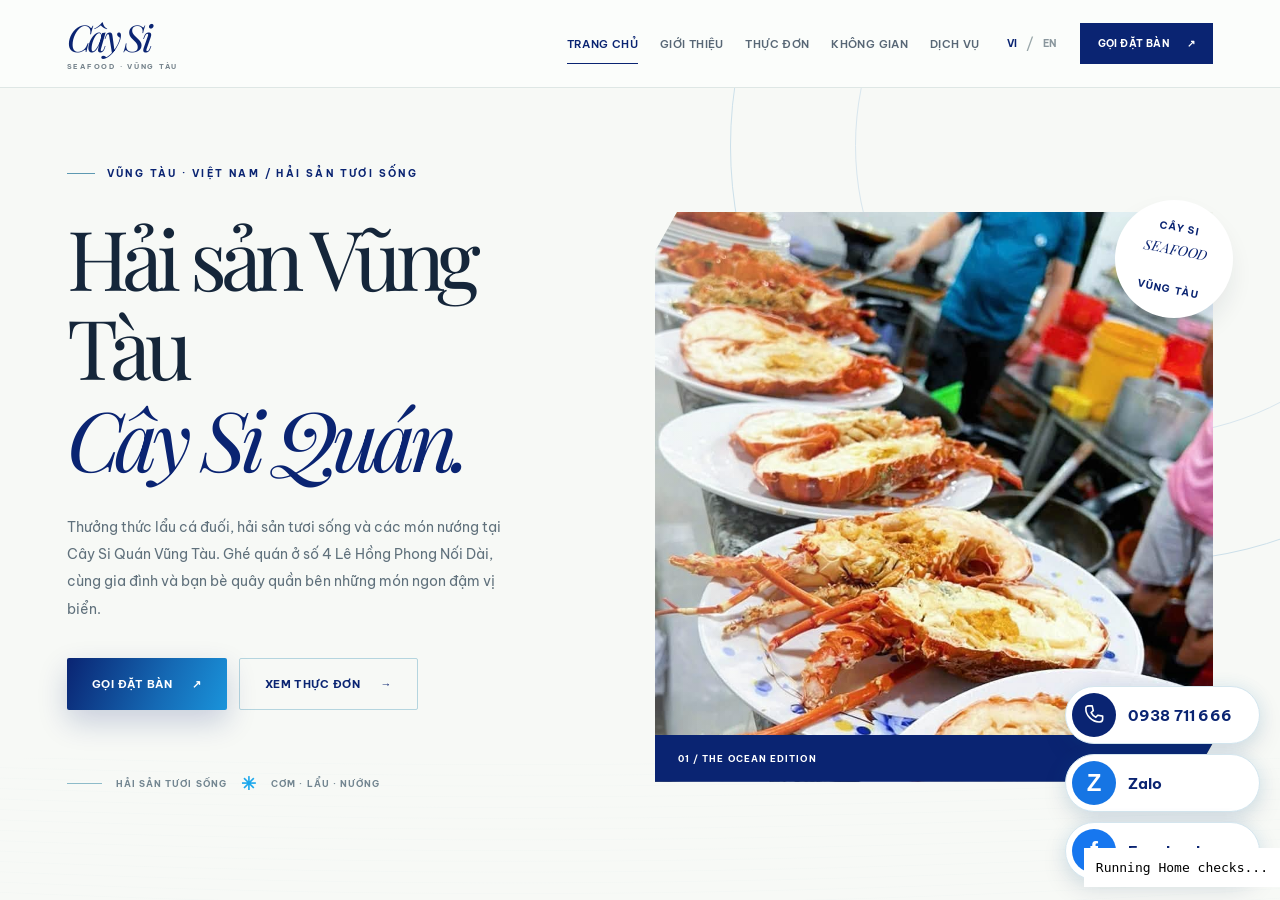
<file: tests/home-browser.html>
<!doctype html>
<html lang="en">
<head>
    <meta charset="utf-8">
    <meta name="viewport" content="width=device-width, initial-scale=1">
    <title>Home gallery and scrolling checks</title>
    <style>
        body { margin: 0; }
        iframe { position: fixed; inset: 0; width: 100%; height: 100%; border: 0; }
        #result { position: fixed; z-index: 10; bottom: 0; right: 0; padding: 12px; background: #fff; max-height: 40vh; max-width: 90vw; overflow: auto; }
    </style>
</head>
<body>
    <iframe id="home" title="Actual Home page under test"></iframe>
    <pre id="result" data-status="running">Running Home checks...</pre>
    <script>
        const checks = [];
        const assert = (condition, name) => checks.push({ pass: !!condition, name });
        const wait = ms => new Promise(resolve => setTimeout(resolve, ms));
        const frame = document.getElementById('home');
        frame.addEventListener('load', async () => {
            try {
                const win = frame.contentWindow;
                const doc = frame.contentDocument;
                await wait(1200);
                assert(!!win.CAYSI_SCROLL && typeof win.Lenis === 'function', 'Local Lenis and scroll controller load on Home');
                const reduced = win.matchMedia('(prefers-reduced-motion: reduce)').matches;
                const motion = new URLSearchParams(location.search).get('motion');
                if (motion) assert(reduced === (motion === 'reduce'), 'Runner emulates the requested motion preference');
                assert(doc.documentElement.classList.contains('lenis'), 'Lenis is active in every motion mode');
                assert(win.getComputedStyle(doc.documentElement).scrollBehavior === 'auto', 'Native smoothing does not compete with Lenis');
                const mapsLink = doc.querySelector('.location-map-label-restaurant a');
                const nativeNavigations = [], markerPopups = [];
                const originalOpen = win.open;
                const interceptNavigation = event => { nativeNavigations.push(mapsLink.href); event.preventDefault(); };
                mapsLink.addEventListener('click', interceptNavigation);
                win.open = url => { markerPopups.push(url); return null; };
                try {
                    mapsLink.click();
                    assert(nativeNavigations.length + markerPopups.length === 1, 'Clicking the restaurant tooltip opens Google Maps exactly once');
                    assert(nativeNavigations[0] === 'https://maps.app.goo.gl/CpoA21k35gx5jTNG6' && mapsLink.target === '_blank', 'Tooltip preserves its native Google Maps link');
                    doc.querySelector('.location-marker-restaurant').click();
                    assert(markerPopups.length === 1, 'Clicking the restaurant pin still opens Google Maps once');
                } finally {
                    mapsLink.removeEventListener('click', interceptNavigation);
                    win.open = originalOpen;
                }
                assert(!doc.querySelector('.review-section, [data-demo-review]'), 'Home no longer displays the demo reviews');
                const gatherings = doc.querySelector('.home-gatherings');
                assert(!!gatherings?.querySelector('a[href="./menu/#set-menu"].btn-gradient'), 'Group dining introduction links straight to Set menu');
                assert(!!gatherings?.querySelector('a[href="./services/"]'), 'Group dining introduction links to Services');
                const expectedDishes = ['Cua hoàng đế', 'Tôm hùm nướng phô mai', 'Cá mú hấp Hồng Kông', 'Bạch tuộc nướng muối ớt', 'Lẩu cá đuối', 'Sò điệp nướng phô mai', 'Hàu sữa đại dương nướng', 'Ốc giác nướng mỡ hành'];
                const galleryNames = () => Array.from(doc.querySelectorAll('.food-collage figcaption strong'), el => el.textContent.trim());
                const featuredNames = () => Array.from(doc.querySelectorAll('#featured-menu-items h3'), el => el.textContent.trim());
                doc.querySelector('[data-lang="vi"]').click();
                assert(JSON.stringify(galleryNames()) === JSON.stringify(expectedDishes), 'Gallery lists all eight requested Vietnamese dishes in order');
                assert(JSON.stringify(featuredNames()) === JSON.stringify(expectedDishes), 'Suggested menu lists the same eight requested dishes');
                doc.querySelector('[data-lang="en"]').click();
                assert(galleryNames()[0] === 'King crab' && JSON.stringify(galleryNames()) === JSON.stringify(featuredNames()), 'English dish names stay consistent across both sections');
                assert(gatherings.querySelector('.btn-gradient span').textContent === 'View set menus', 'New Set menu call to action translates into English');
                doc.querySelector('[data-lang="vi"]').click();
                const figures = Array.from(doc.querySelectorAll('main figure')).filter(el => el.querySelector('img'));
                assert(figures.length >= 15, 'All three Home figure galleries are present');
                assert(figures.every(el => el.querySelector('.image-viewer-trigger')), 'Every Home figure has a viewer control');
                for (const figure of figures) {
                    const img = figure.querySelector('img');
                    figure.click();
                    const viewer = doc.querySelector('.image-viewer');
                    assert(viewer?.open && viewer.querySelector('img').src === (img.currentSrc || img.src), 'Figure opens its full image: ' + img.getAttribute('src'));
                    assert(doc.documentElement.classList.contains('lenis-stopped'), 'Viewer pauses Lenis');
                    assert(doc.documentElement.classList.contains('image-viewer-open'), 'Viewer locks native background scrolling');
                    viewer.querySelector('.image-viewer-close').click();
                    await wait(20);
                    assert(!viewer.open && !doc.documentElement.classList.contains('image-viewer-open'), 'Closing viewer releases scroll lock');
                    assert(!doc.documentElement.classList.contains('lenis-stopped'), 'Closing viewer resumes Lenis');
                }
                const gallery = Array.from(doc.querySelectorAll('.food-collage > figure'));
                assert(gallery.length === 8, 'Food gallery keeps all eight photographs');
                assert(gallery.every(el => el.getBoundingClientRect().width >= 250 && el.getBoundingClientRect().height >= 300), 'Gallery uses generous photo frames');
                assert(gallery.every(el => el.getBoundingClientRect().left >= -1 && el.getBoundingClientRect().right <= win.innerWidth + 1), 'Gallery fits the viewport');
                if (win.innerWidth <= 600) assert(gallery.every(el => Math.abs(el.getBoundingClientRect().width - gallery[0].getBoundingClientRect().width) < 1), 'Phone gallery uses full-width photos');
                const target = doc.querySelector('.taste-gallery');
                win.CAYSI_SCROLL.scrollTo(target);
                const deadline = performance.now() + 5000;
                while (Math.abs(target.getBoundingClientRect().top - 100) >= 3 && performance.now() < deadline) await wait(50);
                assert(win.scrollY > 100 && Math.abs(target.getBoundingClientRect().top - 100) < 3, `Programmatic scrolling reaches gallery below the sticky header (y=${win.scrollY}, top=${target.getBoundingClientRect().top})`);
                const params = new URLSearchParams(location.search);
                if (params.has('coarse')) assert(win.matchMedia('(hover: none) and (pointer: coarse)').matches, 'Touch input emulation is active');
                if (params.has('fine')) assert(win.matchMedia('(hover: hover) and (pointer: fine)').matches, 'Mouse input emulation is active');
            } catch (error) { assert(false, error.stack || String(error)); }
            const result = document.getElementById('result');
            result.dataset.status = checks.every(check => check.pass) ? 'pass' : 'fail';
            result.textContent = JSON.stringify({ status: result.dataset.status, checks }, null, 2);
        });
        frame.src = '../index.html';
    </script>
</body>
</html>
</file>
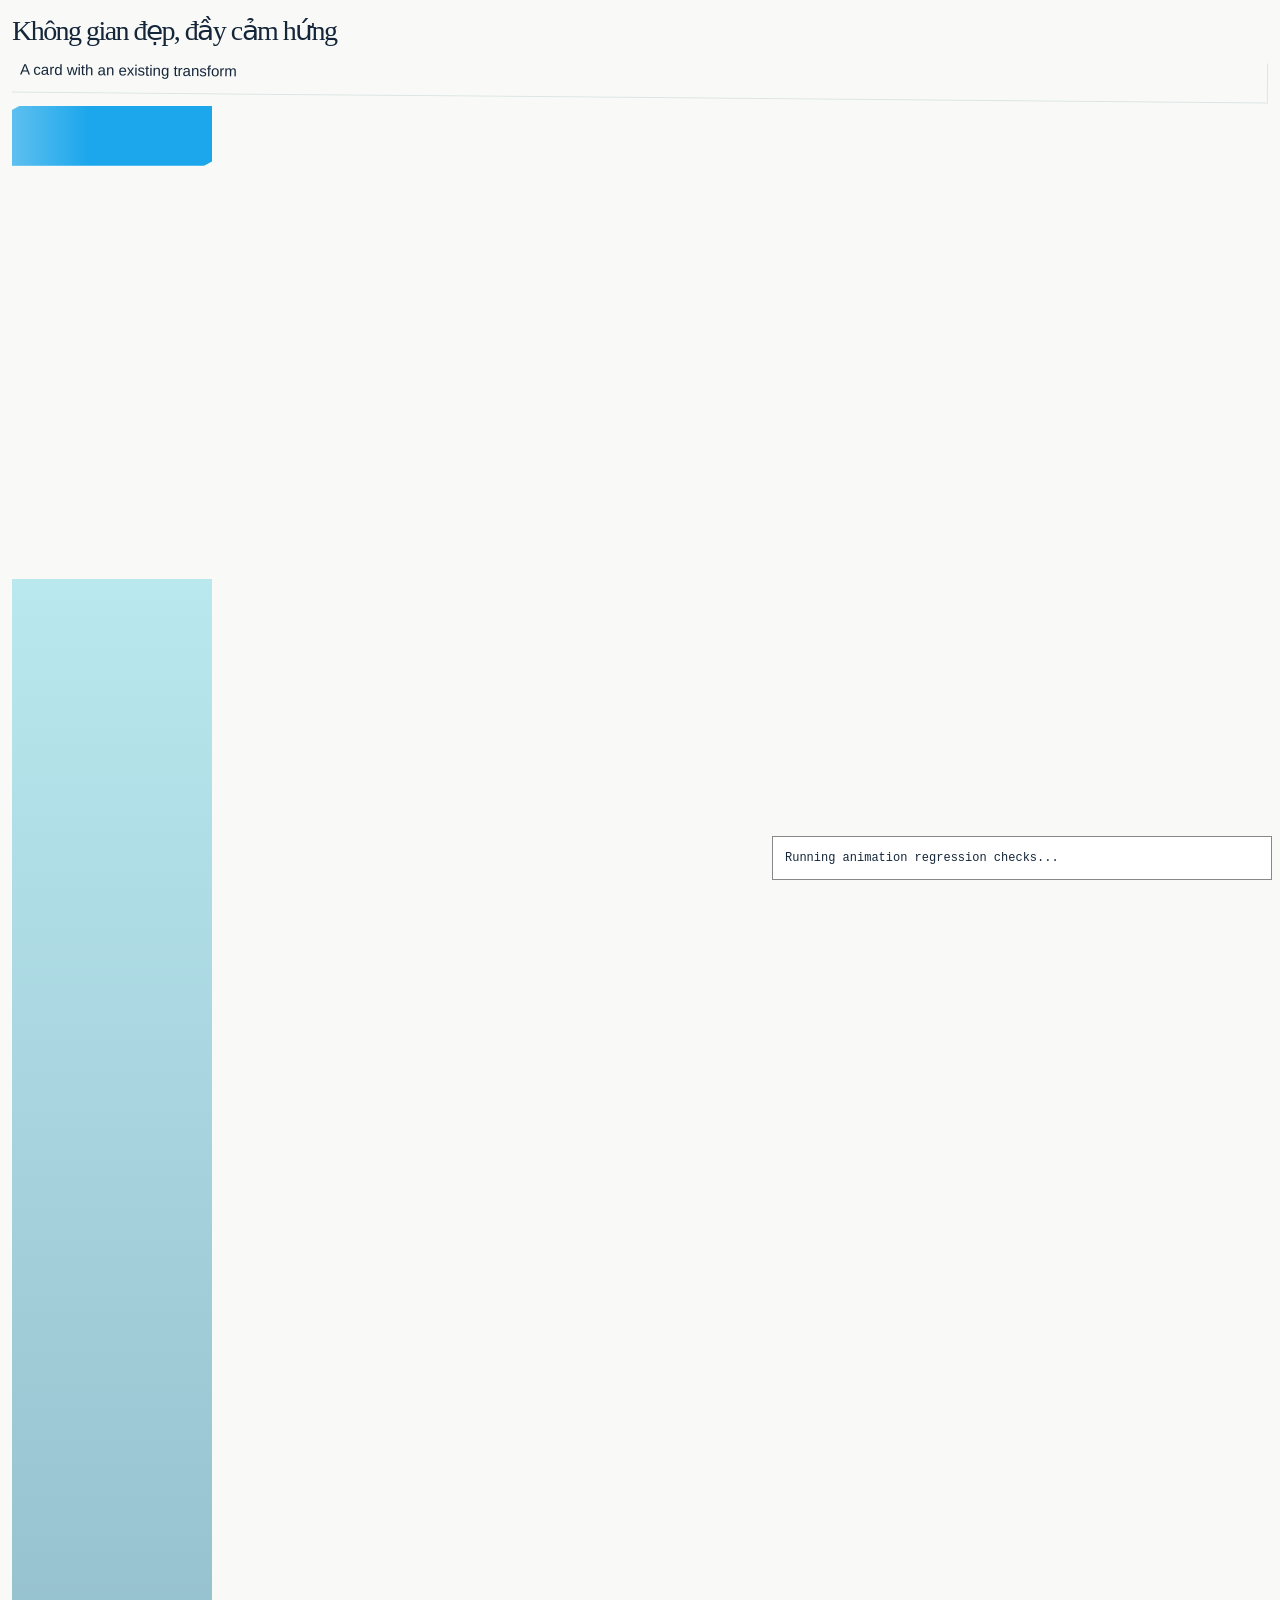
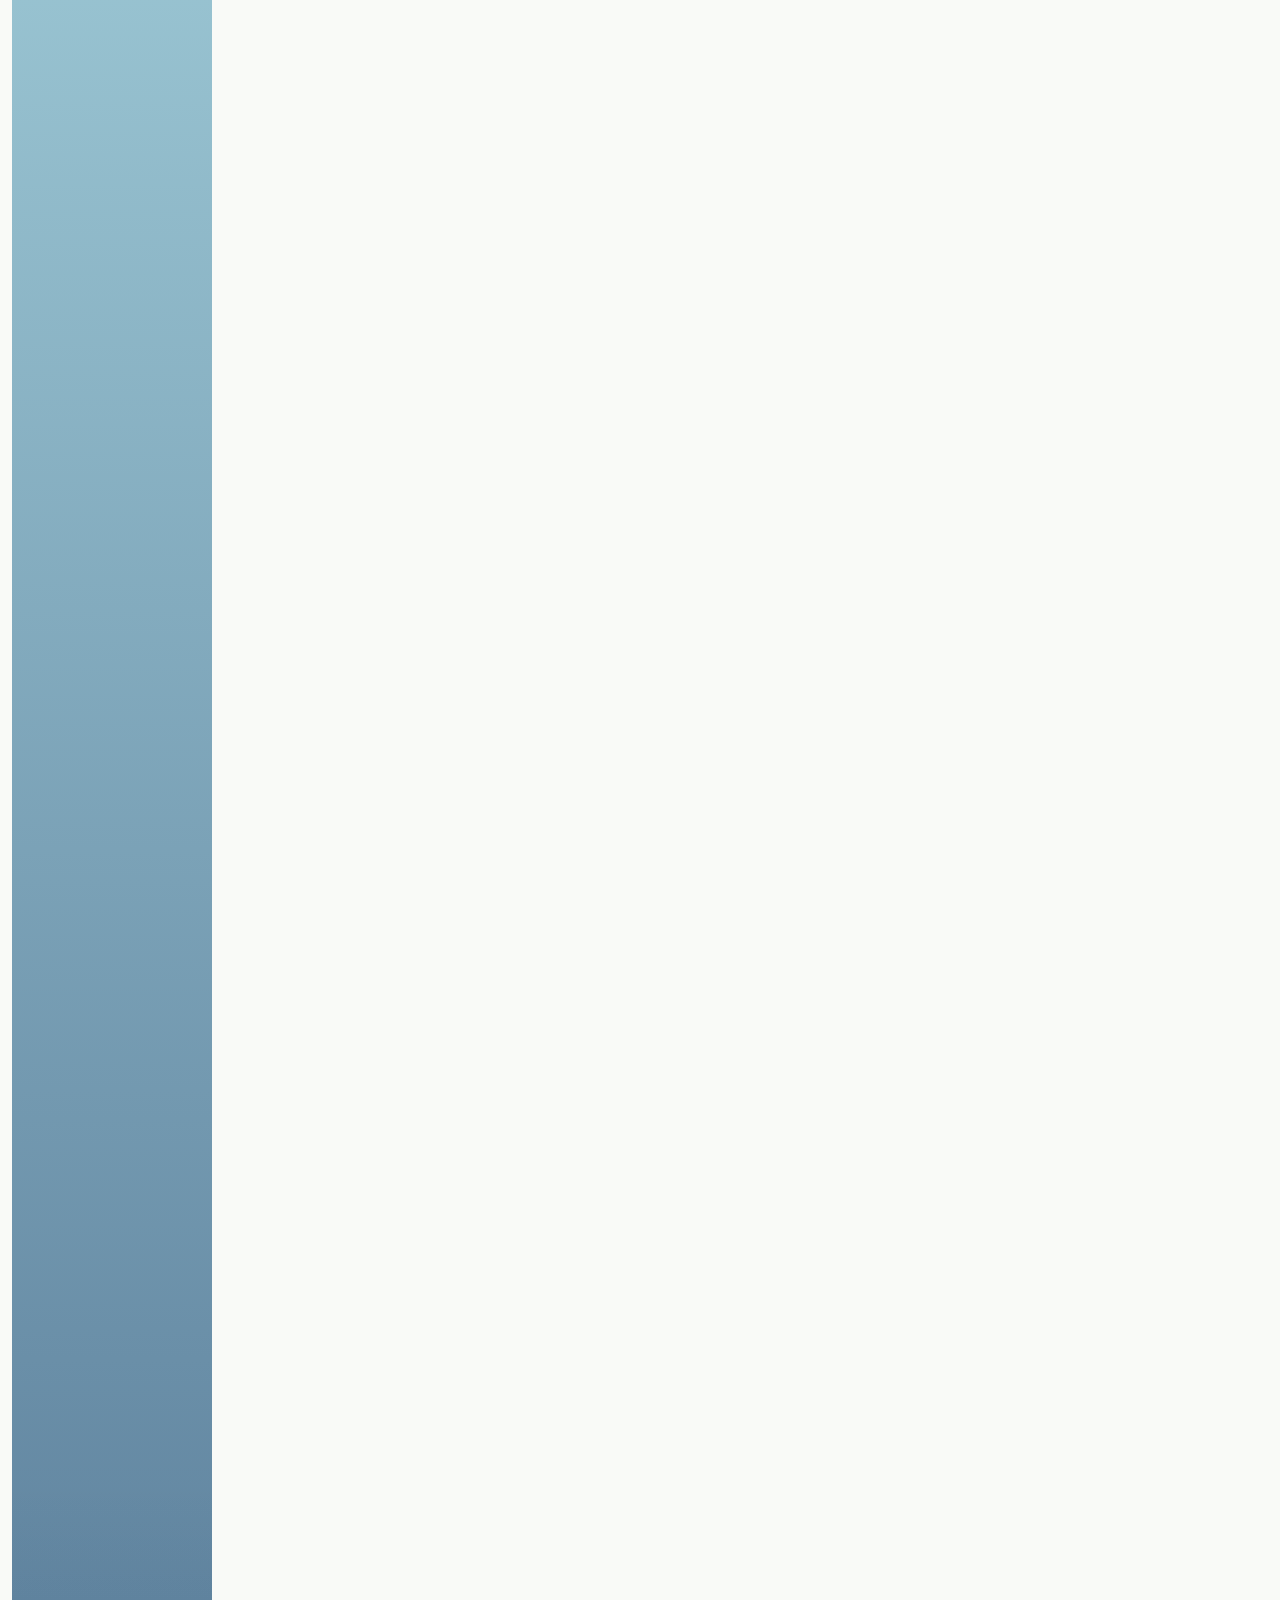
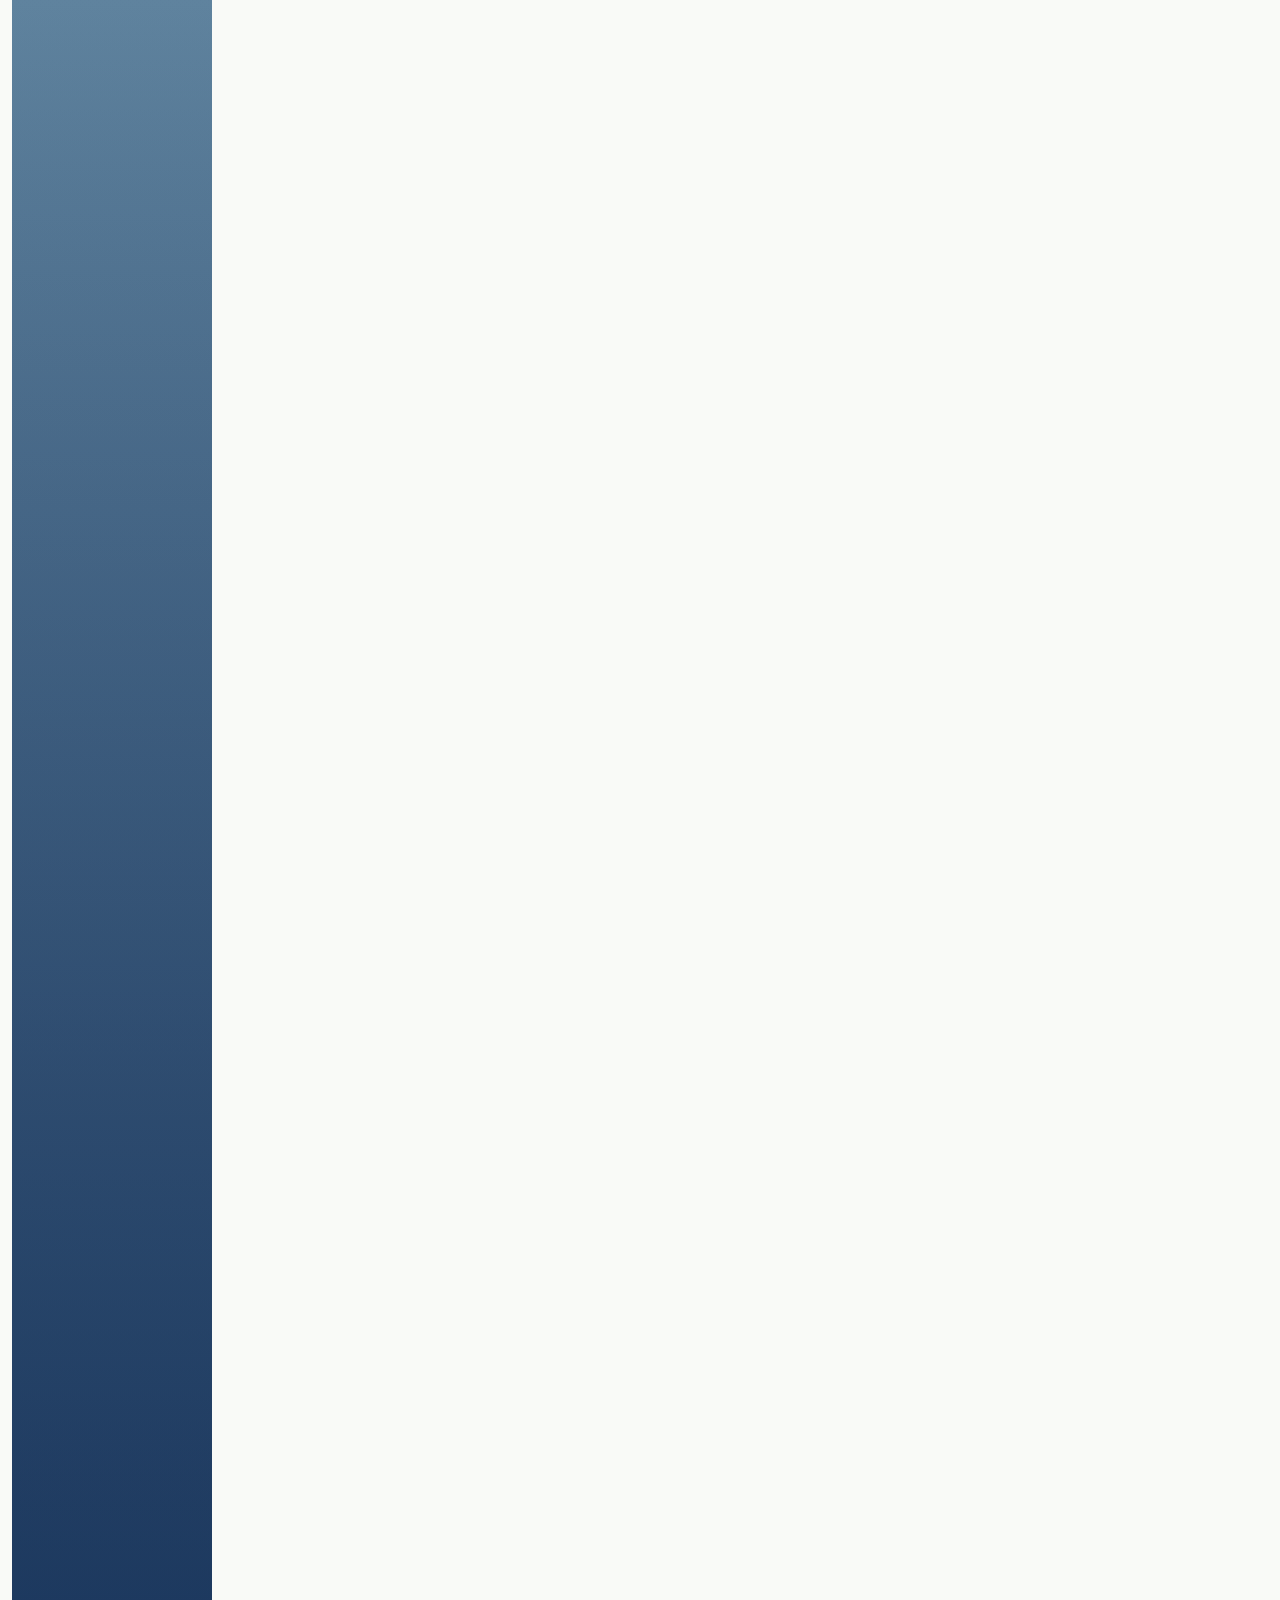
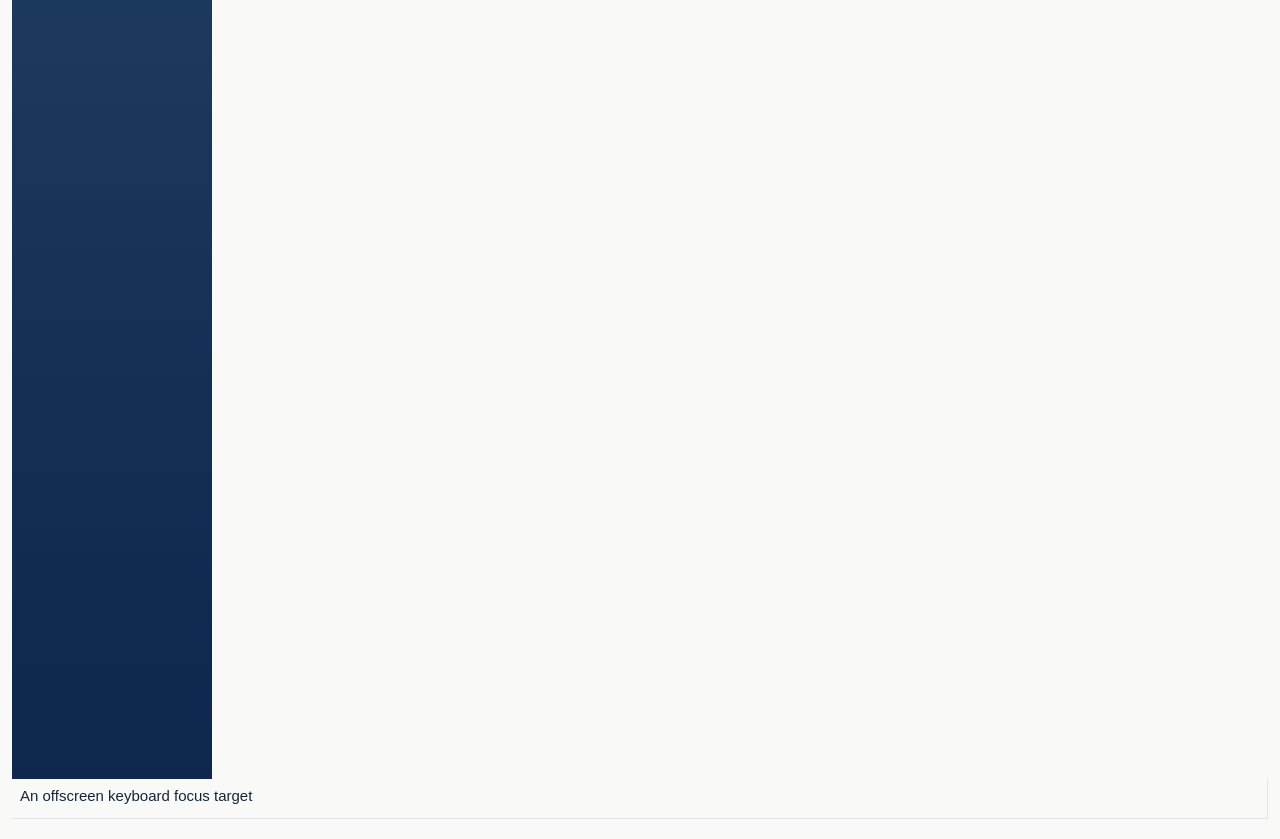
<file: tests/motion-browser.html>
<!doctype html>
<html lang="en">
<head>
  <meta charset="utf-8">
  <meta name="viewport" content="width=device-width, initial-scale=1">
  <title>Cay Si animation browser regression</title>
  <link rel="stylesheet" href="../css/style.css">
  <style>
    body { padding: 12px; }
    .fixture .section-heading { display: block; margin: 0; padding: 0; }
    .fixture .section-title { font-size: 28px; line-height: 1.35; margin: 0 0 8px; }
    .fixture .category-tile { display: block; padding: 8px; min-height: 0; height: 40px; margin-bottom: 8px; }
    .fixture .hero-visual-frame { position: relative; inset: auto; width: 200px; height: 60px; min-height: 0; margin: 8px 0; background: #1ca7ec; }
    .fixture .tall-spacer { height: 45vh; }
    .fixture .scene { position: relative; height: 5000px; width: 200px; background: linear-gradient(#b9e8ee, #132d5b); }
    #result { position: fixed; z-index: 10000; right: 8px; bottom: 8px; width: min(500px, 95vw); max-height: 45vh; overflow: auto; background: #fff; border: 1px solid #888; padding: 12px; font: 12px/1.5 monospace; }
  </style>
  <script>
    const scenario = new URLSearchParams(location.search).get('scenario') || 'normal';
    if (scenario === 'no-io') delete window.IntersectionObserver;
    if (scenario === 'no-transform') {
      const originalSupports = CSS.supports.bind(CSS);
      CSS.supports = (property, value) => ['translate', 'scale'].includes(property) ? false : originalSupports(property, value);
    }
    window.fixtureErrors = [];
    window.addEventListener('error', event => fixtureErrors.push(event.message));
  </script>
</head>
<body>
  <main class="fixture">
    <div class="section-heading"><div><h2 class="section-title" id="title">Không gian đẹp, đầy cảm hứng</h2></div></div>
    <a href="#" class="category-tile" id="card" style="transform: rotate(.5deg)">A card with an existing transform</a>
    <div class="hero-visual-frame" id="image" aria-label="Image frame with decorative clipping"></div>
    <div class="tall-spacer" aria-hidden="true"></div>
    <figure class="scene" id="tall" aria-label="Tall image, higher than the viewport"></figure>
    <a href="#" class="category-tile" id="focus-target">An offscreen keyboard focus target</a>
  </main>
  <pre id="result" data-status="running">Running animation regression checks...</pre>
  <script>
    window.fixtureBaseline = {
      transform: getComputedStyle(document.getElementById('card')).transform,
      clipPath: getComputedStyle(document.getElementById('image')).clipPath
    };
  </script>
  <script src="../js/motion.js"></script>
  <script>
    (() => {
      const checks = [];
      const $ = id => document.getElementById(id);
      const assert = (condition, name) => checks.push({ pass: !!condition, name });
      const wait = ms => new Promise(resolve => setTimeout(resolve, ms));
      const noClip = el => ['none', ''].includes(getComputedStyle(el).clipPath);
      const visible = el => Number(getComputedStyle(el).opacity) >= .99 && el.getClientRects().length > 0;
      async function run() {
        assert(!!window.CAYSI_MOTION, 'Motion API initialized');
        assert(noClip($('title')), 'Headline has no clipping mask before or during reveal');
        if (scenario === 'no-io') {
          assert(document.documentElement.dataset.motionMode === 'fallback-visible', 'No IntersectionObserver falls back to visible content');
          assert(visible($('title')) && visible($('card')) && visible($('tall')), 'Unsupported browser content stays visible');
          assert(!document.querySelector('.caysi-reveal'), 'Unsupported browser adds no hidden reveal classes');
          return;
        }
        const reduced = matchMedia('(prefers-reduced-motion: reduce)').matches;
        if (reduced || scenario === 'no-transform') {
          assert(CAYSI_MOTION.status().mode === 'soft-fade', 'Reduced motion or missing transform support uses fade');
          CAYSI_MOTION.setIntensity('full');
          assert(CAYSI_MOTION.status().mode === 'soft-fade', 'Full intensity respects accessibility/support fallback');
        }
        if (reduced) assert(getComputedStyle(document.documentElement).scrollBehavior === 'auto', 'Reduced motion disables smooth scrolling');
        const deadline = performance.now() + 1500;
        while ($('tall').dataset.motion === 'pending' && performance.now() < deadline) await wait(50);
        assert(['running', 'done'].includes($('tall').dataset.motion), 'A 5000px image reveals without an intersection ratio lock');
        assert(noClip($('title')), 'Headline stays unclipped during animation');
        assert(getComputedStyle($('image')).clipPath === fixtureBaseline.clipPath, 'Image reveal preserves original decorative clipping');
        if (reduced || scenario === 'no-transform') assert(['none', '0px', '0px 0px'].includes(getComputedStyle($('card')).translate), 'Fallback mode does not translate cards');
        await wait(2300);
        for (const id of ['title', 'card', 'image', 'tall']) {
          assert($(id).dataset.motion === 'done', `${id} completes its reveal`);
          assert(!$(id).classList.contains('caysi-reveal'), `${id} removes reveal transition classes`);
          assert(visible($(id)), `${id} is fully visible after reveal`);
        }
        assert(getComputedStyle($('card')).transform === fixtureBaseline.transform, 'Reveal cleanup preserves original card transform');
        assert(getComputedStyle($('image')).clipPath === fixtureBaseline.clipPath, 'Cleanup preserves original image clip');
        assert($('focus-target').dataset.motion === 'pending', 'Offscreen content waits for entry');
        $('focus-target').focus({ preventScroll: true });
        assert($('focus-target').dataset.motion === 'done' && visible($('focus-target')), 'Keyboard focus reveals concealed content immediately');
        window.scrollTo({ top: document.body.scrollHeight, behavior: 'instant' });
        await wait(50);
        const above = document.createElement('p');
        above.className = 'hero-description';
        above.style.cssText = 'position:absolute;top:0;left:0;width:100px;height:30px';
        above.textContent = 'Added above viewport';
        document.body.append(above);
        CAYSI_MOTION.refresh();
        assert(above.dataset.motion === 'done' && !above.classList.contains('caysi-reveal'), 'Refresh never conceals content above the viewport');
        const host = document.createElement('div');
        host.style.cssText = 'position:fixed;top:100px;left:20px';
        host.innerHTML = '<a class="category-tile" href="#">Dynamic replacement</a>';
        document.body.append(host);
        const trackedBefore = CAYSI_MOTION.status().tracked;
        CAYSI_MOTION.refresh();
        assert(CAYSI_MOTION.status().tracked === trackedBefore + 1, 'Refresh registers new dynamic content');
        CAYSI_MOTION.forgetWithin(host);
        assert(CAYSI_MOTION.status().tracked === trackedBefore && !host.querySelector('.caysi-reveal'), 'Replacing dynamic content clears motion ownership');
        host.remove();
        const coarseExpected = new URLSearchParams(location.search).get('coarse') === '1';
        if (coarseExpected) assert(matchMedia('(hover: none) and (pointer: coarse)').matches, 'Runner actually emulates a touch pointer');
        const fineExpected = new URLSearchParams(location.search).get('fine') === '1';
        if (fineExpected) assert(matchMedia('(hover: hover) and (pointer: fine)').matches, 'Runner actually emulates a mouse pointer');
      }
      async function finish() {
        try { await run(); } catch (error) { assert(false, error.stack || String(error)); }
        assert(fixtureErrors.length === 0, 'No JavaScript errors: ' + fixtureErrors.join('; '));
        const failed = checks.filter(check => !check.pass);
        const result = $('result');
        result.dataset.status = failed.length ? 'fail' : 'pass';
        result.textContent = JSON.stringify({
          status: result.dataset.status,
          scenario,
          viewport: { width: innerWidth, height: innerHeight },
          media: { reduced: matchMedia('(prefers-reduced-motion: reduce)').matches, coarse: matchMedia('(pointer: coarse)').matches, hover: matchMedia('(hover: hover)').matches },
          checks
        }, null, 2);
        document.title = `Animation checks: ${result.dataset.status.toUpperCase()}`;
      }
      if (document.readyState === 'loading') document.addEventListener('DOMContentLoaded', finish, { once: true });
      else finish();
    })();
  </script>
</body>
</html>
</file>
<file: css/vendor/lenis-1.3.23.css>
html.lenis,
html.lenis body {
  height: auto;
}

.lenis:not(.lenis-autoToggle).lenis-stopped {
  overflow: clip;
}

.lenis [data-lenis-prevent],
.lenis [data-lenis-prevent-wheel],
.lenis [data-lenis-prevent-touch],
.lenis [data-lenis-prevent-vertical],
.lenis [data-lenis-prevent-horizontal] {
  overscroll-behavior: contain;
}

.lenis.lenis-smooth iframe {
  pointer-events: none;
}

.lenis.lenis-autoToggle {
  transition-property: overflow;
  transition-duration: 1ms;
  transition-behavior: allow-discrete;
}
</file>
<file: css/style.css>
/* CÂY SI — COASTAL EDITORIAL SYSTEM */
:root {
    --navy: #0a2472;
    --ocean: #1ca7ec;
    --aqua: #4adede;
    --accent: #787ff6;
    --paper: #f9faf7;
    --cream: #f1f3ef;
    --ink: #15263a;
    --muted: #63717b;
    --border: #dce6e6;
    --serif: 'Playfair Display', Georgia, serif;
    --sans: 'Be Vietnam Pro', Arial, sans-serif;
    --max: 1320px;
    --gutter: clamp(22px, 5.2vw, 92px);
    --ease: cubic-bezier(.2, .75, .3, 1)
}

* {
    box-sizing: border-box
}

html {
    scroll-behavior: smooth;
    scroll-padding-top: 100px;
    -webkit-text-size-adjust: 100%;
    text-size-adjust: 100%
}

body {
    margin: 0;
    min-width: 320px;
    background: var(--paper);
    color: var(--ink);
    font-family: var(--sans);
    font-weight: 400;
    font-size: 15px;
    -webkit-font-smoothing: antialiased
}

::selection {
    background: #c4eff8;
    color: #0a2472
}

img {
    display: block;
    max-width: 100%;
    height: auto
}

a {
    color: inherit;
    text-decoration: none
}

button,
input {
    font: inherit
}

button {
    cursor: pointer
}

h1,
h2,
h3,
h4,
p,
figure {
    margin: 0
}

h1,
h2,
h3 {
    font-weight: 400
}

a:focus-visible,
button:focus-visible,
input:focus-visible {
    outline: 3px solid #25b1db;
    outline-offset: 4px
}

a,
button {
    -webkit-tap-highlight-color: transparent
}

.container {
    width: min(calc(100% - var(--gutter)*2), var(--max));
    margin-inline: auto
}

.section-shell {
    padding: clamp(74px, 9.5vw, 150px) 0
}

.eyebrow {
    font-size: 10px;
    font-weight: 700;
    color: var(--navy);
    letter-spacing: .24em;
    text-transform: uppercase;
    line-height: 1.8
}

.section-title,
.display-heading {
    font-family: var(--serif);
    font-size: clamp(42px, 5.4vw, 84px);
    line-height: 1.14;
    letter-spacing: -.055em;
    white-space: pre-line;
    color: var(--ink)
}

.display-heading {
    font-size: clamp(45px, 6vw, 92px)
}

.section-heading {
    display: flex;
    justify-content: space-between;
    gap: 60px;
    align-items: end;
    margin-bottom: clamp(35px, 5vw, 78px)
}

.section-heading .eyebrow {
    margin-bottom: 18px
}

.section-heading>div:first-child {
    max-width: 720px;
    min-width: 0;
    overflow-wrap: break-word
}

.heading-aside {
    width: min(500px, 100%);
    display: grid;
    gap: 25px
}

.section-heading p:not(.eyebrow),
.heading-aside p {
    color: var(--muted);
    font-size: 14px;
    line-height: 1.9
}

.editorial-link,
.text-link {
    width: fit-content;
    display: inline-flex;
    gap: 18px;
    align-items: center;
    font-size: 12px;
    font-weight: 700;
    letter-spacing: .075em;
    text-transform: uppercase;
    color: var(--navy);
    padding-bottom: 10px;
    border-bottom: 1px solid currentColor;
    transition: gap .3s var(--ease), color .3s
}

.round-arrow {
    width: 36px;
    height: 36px;
    border-radius: 50%;
    border: 1px solid var(--border);
    display: grid;
    place-items: center;
    font-size: 16px;
    transition: transform .3s, background .3s
}

.editorial-link:has(.round-arrow) {
    border-bottom: none;
    padding: 0
}

.btn {
    min-height: 52px;
    display: inline-flex;
    align-items: center;
    justify-content: center;
    gap: 20px;
    padding: 14px 25px;
    border-radius: 2px;
    text-transform: uppercase;
    font-weight: 700;
    letter-spacing: .045em;
    font-size: 11px;
    transition: transform .3s var(--ease), box-shadow .3s var(--ease), background-position .7s
}

.btn-gradient {
    background: linear-gradient(115deg, var(--navy), #1573c1, #32bacc, var(--navy));
    background-size: 260% 100%;
    color: white;
    box-shadow: 0 13px 27px rgba(10, 36, 114, .17)
}

.btn-ghost {
    background: transparent;
    color: var(--navy);
    border: 1px solid #b5d5df
}

.btn-ghost:hover {
    background: #effafd
}

.btn-light-outline {
    background: transparent;
    color: white;
    border: 1px solid #738eb7
}

.btn-light-outline:hover {
    background: #ffffff19
}

.skip-link {
    position: fixed;
    z-index: 900;
    left: 20px;
    top: -100px;
    padding: 12px 20px;
    background: var(--navy);
    color: #fff
}

.skip-link:focus {
    top: 15px
}

/* HEADER */
.site-header {
    height: 88px;
    position: sticky;
    top: 0;
    z-index: 100;
    background: #fbfdfbf2;
    border-bottom: 1px solid #dee7e5;
    backdrop-filter: blur(20px);
    transition: height .3s, box-shadow .3s
}

.site-header.is-scrolled {
    height: 72px;
    box-shadow: 0 8px 28px #072d4a08
}

.header-inner {
    height: 100%;
    display: flex;
    align-items: center;
    justify-content: space-between;
    gap: 25px
}

.brand {
    display: flex;
    flex-direction: column;
    line-height: 1;
    flex-shrink: 0
}

.brand-name {
    font-family: var(--serif);
    font-style: italic;
    font-size: 37px;
    letter-spacing: -.09em;
    color: var(--navy)
}

.footer-logo span {
    color: var(--ocean)
}

.brand-sub {
    font-size: 7px;
    margin-top: 8px;
    letter-spacing: .25em;
    color: #74828b;
    font-weight: 700;
    white-space: nowrap
}

.main-nav {
    display: flex;
    gap: clamp(12px, 1.7vw, 30px);
    align-items: center;
    margin-left: auto
}

.main-nav a {
    font-size: 11px;
    white-space: nowrap;
    text-transform: uppercase;
    letter-spacing: .035em;
    font-weight: 600;
    color: #586776;
    position: relative;
    transition: color .2s
}

.main-nav a::after {
    content: '';
    position: absolute;
    bottom: -13px;
    left: 0;
    width: 0;
    height: 1px;
    background: var(--navy);
    transition: width .25s
}

.main-nav a:hover,
.main-nav a.is-active {
    color: var(--navy)
}

.main-nav a.is-active::after,
.main-nav a:hover::after {
    width: 100%
}

.header-right {
    display: flex;
    align-items: center;
    gap: 22px
}

.language-switch {
    display: flex;
    align-items: center;
    gap: 7px;
    color: #98a6a9
}

.lang-btn {
    font-size: 10px;
    border: 0;
    background: none;
    color: #89969d;
    font-weight: 700;
    padding: 10px 2px
}

.lang-btn.is-active {
    color: var(--navy)
}

.header-book {
    display: inline-flex;
    gap: 18px;
    background: var(--navy);
    color: white;
    padding: 14px 18px;
    white-space: nowrap;
    text-transform: uppercase;
    font-size: 10px;
    font-weight: 700;
    letter-spacing: .04em;
    transition: background .25s
}

.header-book:hover {
    background: #168cbd
}

.nav-toggle {
    width: 44px;
    height: 44px;
    border: 1px solid #cddfdf;
    background: transparent;
    display: none;
    flex-direction: column;
    justify-content: center;
    gap: 6px;
    align-items: center
}

.nav-toggle span {
    height: 2px;
    width: 21px;
    background: var(--navy);
    transition: transform .25s
}

.nav-toggle[aria-expanded=true] span:first-child {
    transform: translateY(4px) rotate(45deg)
}

.nav-toggle[aria-expanded=true] span:last-child {
    transform: translateY(-4px) rotate(-45deg)
}

/* HERO */
.hero {
    position: relative;
    overflow: hidden;
    background: #f7f9f6;
    padding-top: clamp(45px, 6vw, 100px)
}

.hero-ambient {
    position: absolute;
    inset: 0;
    overflow: hidden;
    pointer-events: none
}

.ambient-circle {
    position: absolute;
    right: -22vw;
    top: -28vw;
    width: 65vw;
    height: 65vw;
    border: 1px solid #cce0ea;
    border-radius: 50%
}

.ambient-circle:after {
    content: '';
    position: absolute;
    inset: 15%;
    border-radius: 50%;
    border: 1px solid #d8e6ee
}

.ambient-lines {
    position: absolute;
    bottom: 0;
    left: 0;
    right: 0;
    height: 210px;
    background: repeating-radial-gradient(ellipse 250% 70% at 40% 170%, transparent 0, transparent 20px, #d4e5e638 22px, transparent 24px);
    opacity: .4
}

.hero-grid {
    position: relative;
    min-height: 660px;
    display: grid;
    grid-template-columns: minmax(0, 1fr) minmax(0, 1.04fr);
    align-items: center;
    gap: clamp(20px, 4vw, 65px);
    padding-bottom: 85px
}

.hero-content {
    position: relative;
    z-index: 2;
    padding-bottom: 34px
}

.hero-eyebrow {
    display: flex;
    align-items: center;
    gap: 12px;
    margin-bottom: 30px
}

.hero-eyebrow::before {
    content: '';
    width: 28px;
    height: 1px;
    background: #5e99b2
}

.hero h1 {
    font-family: var(--serif);
    font-size: clamp(57px, 6.45vw, 105px);
    letter-spacing: -.075em;
    line-height: 1.075;
    color: var(--ink);
    max-width: 780px
}

.hero h1>span {
    display: block;
    white-space: normal
}

.hero h1 em {
    display: block;
    font-weight: 400;
    color: var(--navy);
    line-height: 1.17
}

.hero-description {
    color: #60717c;
    font-size: clamp(14px, 1.12vw, 17px);
    max-width: 460px;
    line-height: 1.9;
    margin: 27px 0 35px
}

.hero-actions {
    display: flex;
    gap: 12px;
    flex-wrap: wrap
}

.hero-bottom {
    display: flex;
    align-items: center;
    flex-wrap: wrap;
    gap: 14px;
    font-size: 9px;
    letter-spacing: .12em;
    color: #738691;
    font-weight: 700;
    margin-top: 62px
}

.hero-bottom b {
    color: var(--ocean);
    font-size: 18px
}

.fine-rule {
    display: block;
    width: 35px;
    height: 1px;
    background: #8dbbc9
}

.hero-visual {
    position: relative;
    align-self: stretch;
    min-height: 580px;
    display: flex;
    align-items: center
}

.hero-visual-frame {
    position: relative;
    width: 100%;
    height: min(570px, 45vw);
    min-height: 460px;
    background: #eff3ee;
    overflow: hidden;
    clip-path: polygon(4% 0, 100% 0, 100% 93%, 96% 100%, 0 100%, 0 7%)
}

.hero-visual-frame:before {
    content: '';
    position: absolute;
    z-index: 1;
    inset: 0;
    background: linear-gradient(90deg, #f7f9f64d, transparent 38%);
    pointer-events: none
}

.hero-visual img {
    width: 100%;
    height: 100%;
    object-fit: cover;
    object-position: 56% center
}

.hero-visual-label {
    position: absolute;
    z-index: 2;
    bottom: 0;
    left: 0;
    right: 0;
    display: flex;
    justify-content: space-between;
    padding: 18px 23px;
    background: #0a2472;
    color: #fff;
    font-size: 9px;
    font-weight: 700;
    letter-spacing: .12em
}

.hero-round-seal {
    position: absolute;
    right: -20px;
    top: 35px;
    width: 118px;
    height: 118px;
    border-radius: 50%;
    background: #fff;
    display: flex;
    align-items: center;
    justify-content: center;
    flex-direction: column;
    text-align: center;
    line-height: 1.8;
    font-size: 10px;
    color: var(--navy);
    letter-spacing: .12em;
    font-weight: 700;
    transform: rotate(11deg);
    box-shadow: 0 15px 25px #15263a16
}

.hero-round-seal span {
    font-family: var(--serif);
    font-style: italic;
    font-size: 14px;
    font-weight: 400;
    letter-spacing: 0
}

.hero-ticker {
    height: 54px;
    display: flex;
    justify-content: center;
    align-items: center;
    gap: clamp(20px, 5vw, 90px);
    background: #edf4f3;
    color: #75919b;
    font-size: 10px;
    letter-spacing: .28em;
    font-weight: 700;
    white-space: nowrap
}

.hero-ticker span:nth-child(even) {
    font-size: 16px;
    color: var(--ocean)
}

/* HOME ABOUT */
.about-preview-grid {
    display: grid;
    grid-template-columns: .91fr 1fr;
    gap: clamp(60px, 9vw, 150px);
    align-items: center
}

.about-photo-wrap {
    position: relative;
    padding: 0 28px 28px 0
}

.about-photo-img {
    height: 560px;
    overflow: hidden;
    background: #e4e9e4
}

.about-photo-img img {
    width: 100%;
    height: 100%;
    object-fit: cover;
    object-position: center;
    transition: transform .8s var(--ease)
}

.about-photo-wrap:after {
    content: '';
    position: absolute;
    inset: 24px 0 0 28px;
    border: 1px solid #c0d4df;
    z-index: -1
}

.vertical-caption {
    position: absolute;
    right: -4px;
    top: 0;
    writing-mode: vertical-rl;
    font-size: 9px;
    letter-spacing: .19em;
    color: var(--navy);
    font-weight: 700
}

.about-preview-copy {
    max-width: 590px
}

.about-preview-copy .eyebrow {
    margin-bottom: 30px
}

.about-preview-copy p:not(.eyebrow) {
    color: var(--muted);
    line-height: 2;
    margin: 0 0 22px;
    max-width: 510px
}

.small-wave {
    color: #27a6d3;
    font-size: 30px;
    letter-spacing: .1em;
    margin: 20px 0
}

.about-preview-copy .editorial-link {
    margin-top: 18px
}

/* CRAB */
.crab-feature {
    padding-top: 45px;
    padding-bottom: 45px
}

.crab-feature-inner {
    position: relative;
    min-height: 680px;
    background: #eef4f3;
    overflow: hidden;
    padding: 70px clamp(28px, 5vw, 80px);
    display: flex;
    flex-direction: column;
    justify-content: space-between
}

.crab-feature-inner:before {
    content: '';
    position: absolute;
    width: 620px;
    height: 620px;
    max-width: 80%;
    top: 50%;
    left: 47%;
    transform: translate(-50%, -50%);
    border-radius: 50%;
    border: 1px solid #a8c8d855;
    box-shadow: 0 0 0 90px #ebf5f366, 0 0 0 170px #e3edef66
}

.crab-title-block {
    z-index: 3;
    position: relative
}

.crab-title-block h2 {
    font-family: var(--serif);
    font-size: clamp(58px, 7.5vw, 110px);
    letter-spacing: -.07em;
    line-height: 1.1;
    white-space: pre-line;
    color: #0c2b5d;
    max-width: 500px;
    margin-top: 22px
}

.crab-feature-inner>img {
    position: absolute;
    z-index: 2;
    width: min(84%, 1000px);
    height: auto;
    max-height: 580px;
    object-fit: contain;
    bottom: 30px;
    right: -40px;
    filter: drop-shadow(0 30px 25px #15334d15)
}

.crab-deco {
    position: absolute;
    right: 45px;
    top: 60px;
    color: #d4e3e7;
    font-family: var(--serif);
    font-size: clamp(100px, 19vw, 300px);
    letter-spacing: -.15em
}

.crab-deco span {
    color: #30b5d7
}

.crab-foot {
    display: flex;
    justify-content: space-between;
    align-items: end;
    gap: 40px;
    position: relative;
    z-index: 3
}

.crab-foot p {
    max-width: 240px;
    color: #516e7b;
    line-height: 1.9;
    font-size: 13px
}

.crab-foot span {
    letter-spacing: .18em;
    font-size: 9px;
    color: #758c94
}

/* CATEGORIES */
.category-navigation {
    display: grid;
    grid-template-columns: repeat(3, minmax(0, 1fr));
    border-top: 1px solid var(--border);
    border-left: 1px solid var(--border)
}

.category-tile {
    position: relative;
    min-height: 205px;
    border-right: 1px solid var(--border);
    border-bottom: 1px solid var(--border);
    padding: 27px 27px 24px;
    display: flex;
    flex-direction: column;
    justify-content: space-between;
    overflow: hidden;
    transition: background .3s
}

.category-tile:hover {
    background: #e9f6f6
}

.category-ordinal {
    font-size: 10px;
    letter-spacing: .15em;
    color: #8195a1
}

.category-tile-name {
    font-family: var(--serif);
    font-size: clamp(26px, 2.6vw, 38px);
    line-height: 1.2;
    letter-spacing: -.05em;
    color: var(--navy);
    max-width: 270px;
    position: relative;
    z-index: 2
}

.category-icon {
    position: absolute;
    right: 25px;
    bottom: 26px;
    font-size: 24px;
    color: #6c9daf;
    transition: transform .3s
}

/* GALLERY */
.taste-gallery {
    background: #f0f5f4
}

/* FEATURED MENU */
.featured-menu {
    background: #fff
}

.featured-menu-grid {
    display: grid;
    grid-template-columns: .8fr 1.2fr;
    gap: clamp(40px, 10vw, 165px)
}

.featured-menu .eyebrow {
    margin-bottom: 24px
}

.featured-menu .section-copy {
    line-height: 2;
    color: var(--muted);
    margin: 25px 0 33px;
    max-width: 350px
}

.featured-menu-items {
    border-top: 1px solid var(--border)
}

.featured-item {
    border-bottom: 1px solid var(--border);
    padding: 26px 0;
    display: grid;
    grid-template-columns: 1fr auto;
    gap: 15px
}

.featured-item h3 {
    font-family: var(--serif);
    font-size: clamp(23px, 2.3vw, 32px);
    line-height: 1.25;
    letter-spacing: -.025em
}

.featured-item small {
    display: block;
    font-size: 12px;
    color: #7b8a93;
    margin-top: 8px;
    line-height: 1.5
}

.featured-item .featured-price {
    font-size: 13px;
    color: var(--navy);
    font-weight: 700;
    white-space: nowrap;
    text-align: right;
    padding-top: 6px
}

/* QUALITY */
.quality-statement {
    background: #f5f8f5
}

.quality-inner {
    text-align: center;
    max-width: 980px
}

.quality-ornament {
    font-size: 38px;
    color: #26aed5;
    margin-bottom: 16px
}

.quality-inner .eyebrow {
    margin-bottom: 34px
}

.quality-inner h2 {
    font-family: var(--serif);
    text-transform: uppercase;
    font-size: clamp(29px, 4vw, 57px);
    line-height: 1.4;
    letter-spacing: -.04em;
    color: var(--navy)
}

.quality-line {
    display: flex;
    gap: 35px;
    align-items: center;
    justify-content: center;
    margin-top: 43px;
    color: #8196a2;
    font-size: 10px;
    letter-spacing: .2em;
    font-weight: 700
}

/* SET MENUS & GATHERINGS */
.home-gatherings {
    background: #fff
}

.home-gatherings .section-heading {
    align-items: end;
    gap: clamp(28px, 5vw, 65px);
    margin-bottom: clamp(34px, 4vw, 54px)
}

.home-gatherings .section-heading>div:first-child {
    flex: 1;
    max-width: 1000px
}

.home-gatherings .section-title {
    font-size: clamp(44px, 4.9vw, 68px);
    line-height: 1.16
}

.gatherings-intro {
    margin-top: 20px
}

.gatherings-services-grid {
    display: grid;
    grid-template-columns: repeat(3, minmax(0, 1fr));
    gap: clamp(22px, 3vw, 40px)
}

.gatherings-service {
    min-width: 0
}

.gatherings-photo {
    position: relative;
    min-width: 0;
    aspect-ratio: 4 / 3;
    overflow: hidden;
    border-radius: 2px;
    background: var(--cream)
}

.gatherings-photo img {
    width: 100%;
    height: 100%;
    object-fit: cover
}

.gatherings-service-heading {
    display: flex;
    align-items: baseline;
    gap: 15px;
    padding-top: 22px;
    margin-top: 4px
}

.gatherings-ordinal {
    flex: 0 0 auto;
    color: #7393a3;
    font-size: 10px;
    letter-spacing: .12em
}

.gatherings-service-title {
    color: var(--navy);
    font: 400 clamp(23px, 2.3vw, 31px)/1.3 var(--serif);
    letter-spacing: -.035em
}

.gatherings-menu-band {
    display: flex;
    align-items: center;
    justify-content: space-between;
    gap: 32px;
    margin-top: clamp(38px, 5vw, 64px);
    padding: clamp(26px, 3.2vw, 42px);
    background: #f1f7f7;
    border-top: 1px solid #d5e6e7;
    border-bottom: 1px solid #d5e6e7
}

.gatherings-menu-copy {
    min-width: 0
}

.gatherings-menu-copy>.eyebrow {
    margin-bottom: 12px
}

.gatherings-price-range {
    display: flex;
    align-items: baseline;
    flex-wrap: wrap;
    gap: 5px 10px;
    color: var(--navy)
}

.gatherings-price-range strong {
    font: 400 clamp(31px, 3.3vw, 45px)/1.2 var(--serif);
    letter-spacing: -.045em
}

.gatherings-price-range>span {
    white-space: nowrap;
    font-size: 12px
}

.gatherings-menu-note {
    margin-top: 10px;
    color: var(--muted);
    font-size: 13px;
    line-height: 1.8
}

.gatherings-menu-band .hero-actions {
    flex: 0 0 auto;
    margin-top: 0;
    justify-content: flex-end
}

@media (max-width: 940px) {
    .home-gatherings .section-heading {
        align-items: start;
        flex-direction: column;
        gap: 22px
    }

    .gatherings-menu-band {
        align-items: start;
        flex-direction: column;
        gap: 25px
    }

    .gatherings-menu-band .hero-actions {
        justify-content: start
    }
}

@media (max-width: 700px) {
    .gatherings-services-grid {
        grid-template-columns: minmax(0, 1fr);
        gap: 32px
    }

    .gatherings-photo {
        aspect-ratio: 16 / 10
    }

    .gatherings-service-heading {
        padding-top: 16px
    }

    .gatherings-service-title {
        font-size: clamp(26px, 5.4vw, 32px)
    }
}

@media (max-width: 600px) {
    .home-gatherings .section-title {
        font-size: clamp(39px, 9vw, 52px)
    }

    .gatherings-menu-band .hero-actions {
        width: 100%;
        align-items: stretch;
        flex-direction: column
    }

    .gatherings-menu-band .hero-actions .btn {
        flex: 0 0 auto;
        width: 100%;
        font-size: 11px
    }
}

/* SPACE PREVIEW */
.space-preview {
    background: #edf4f2
}

.space-preview-grid {
    display: grid;
    grid-template-columns: .83fr 1.17fr;
    gap: clamp(42px, 9vw, 125px);
    align-items: center
}

.space-preview-content .eyebrow {
    margin-bottom: 25px
}

.space-preview-content>p:not(.eyebrow) {
    color: var(--muted);
    line-height: 2;
    max-width: 380px;
    margin: 24px 0
}

.space-preview-content .editorial-link {
    margin-top: 24px
}

.space-preview-visual {
    height: 500px;
    position: relative;
    overflow: hidden;
    background: #d5e6e3
}

.space-preview-visual img {
    width: 100%;
    height: 100%;
    object-fit: cover
}

.space-overlay {
    position: absolute;
    bottom: 20px;
    left: 20px;
    right: 20px;
    color: white;
    background: #0e3679c9;
    display: flex;
    justify-content: space-between;
    padding: 14px 18px;
    font-size: 10px;
    letter-spacing: .15em
}

/* CONTACT */
.location-section {
    background: var(--cream);
}

.location-heading {
    display: grid;
    grid-template-columns: 1.2fr 1fr;
    gap: 48px;
    align-items: end;
    margin-bottom: 40px;
}

.location-heading h2 {
    margin-top: 18px;
    white-space: pre-line;
}

.location-heading>p {
    max-width: 440px;
    color: var(--muted);
    line-height: 1.9;
}

.location-map {
    height: clamp(390px, 42vw, 560px);
    position: relative;
    z-index: 0;
    border: 1px solid var(--border);
    border-radius: 22px;
    background: #e3ece8;
    overflow: hidden;
}

.location-fallback {
    padding: 36px;
    color: var(--ink);
    line-height: 1.8;
}

.location-pin {
    display: grid;
    place-items: center;
    position: absolute;
    width: 52px;
    height: 52px;
    border-radius: 50% 50% 50% 0;
    transform: rotate(-45deg);
    background: #e7353f;
    border: 3px solid white;
    box-shadow: 0 5px 20px #8d172a55, 0 0 0 9px #e7353f20;
}

.location-pin>span {
    transform: rotate(45deg);
    color: white;
    font: 700 28px Georgia, serif;
}

.location-marker-restaurant {
    z-index: 1000 !important;
}

.location-marker-restaurant .location-pin {
    width: 72px;
    height: 72px;
    border-width: 4px;
}

.location-marker-restaurant .location-pin>span {
    font-size: 38px;
}

.location-marker-dot {
    position: absolute;
    width: 8px;
    height: 8px;
    left: 50%;
    top: 92px;
    transform: translateX(-50%);
    border-radius: 50%;
    background: #e7353f;
    box-shadow: 0 0 0 2px #fff;
}

.location-marker-tower .location-pin {
    background: var(--navy);
    box-shadow: 0 5px 18px #0a247230;
    width: 42px;
    height: 42px;
    left: 5px;
    top: 10px;
}

.location-marker-tower .location-pin>span {
    font-size: 18px;
}

.location-map-label.leaflet-tooltip {
    border: 0;
    border-radius: 7px;
    padding: 9px 14px;
    color: var(--navy);
    font: 700 13px var(--sans);
    box-shadow: 0 3px 18px #15263a20;
}

.location-map-label a:focus-visible {
    outline-offset: 1px;
}

.location-map-label-restaurant.leaflet-tooltip {
    z-index: 2;
    padding: 12px 18px;
    border: 2px solid #fff;
    border-radius: 999px;
    background: linear-gradient(135deg, #d52b3e, #b21f32);
    color: #fff;
    font-size: 16px;
    line-height: 1.4;
    box-shadow: 0 7px 22px #9d182f40, 0 2px 6px #15263a26;
}

.location-map-label-restaurant.leaflet-tooltip-top::before {
    border-top-color: #b21f32;
}

.location-map-label-restaurant a {
    color: inherit;
}

.location-map-label-restaurant a:focus-visible {
    outline: 2px solid #fff;
    outline-offset: 3px;
    border-radius: 2px;
}

.location-distance-label.leaflet-tooltip {
    padding: 4px 9px;
    border: 1px solid #e7353f;
    border-radius: 999px;
    background: white;
    color: #bc1f2b;
    font: 700 11px var(--sans);
    box-shadow: 0 2px 8px #15263a20;
}

.location-map .leaflet-control-attribution {
    font-size: 10px;
}

@media (max-width: 700px) {
    .location-heading {
        grid-template-columns: 1fr;
        gap: 22px;
        margin-bottom: 28px;
    }

    .location-map {
        border-radius: 14px;
    }

    .location-map-label.leaflet-tooltip {
        font-size: 11px;
        padding: 8px 10px;
    }

    .location-map-label-restaurant.leaflet-tooltip {
        font-size: 14px;
        padding: 10px 15px;
    }
}

.contact-section {
    background: #0a2472;
    color: white;
    position: relative;
    overflow: hidden
}

.contact-section:before {
    content: '';
    width: 700px;
    height: 700px;
    position: absolute;
    border-radius: 50%;
    border: 1px solid #ffffff12;
    right: -270px;
    top: -330px;
    box-shadow: 0 0 0 100px #ffffff06, 0 0 0 200px #ffffff04
}

.contact-layout {
    position: relative;
    display: grid;
    grid-template-columns: 1.2fr .8fr;
    gap: clamp(70px, 12vw, 180px)
}

.on-dark {
    color: #7cd9ec
}

.contact-layout h2 {
    font-family: var(--serif);
    font-size: clamp(55px, 6.6vw, 100px);
    white-space: pre-line;
    line-height: 1.15;
    letter-spacing: -.055em;
    margin: 20px 0 23px
}

.contact-layout>div:first-child>p:not(.eyebrow) {
    max-width: 465px;
    line-height: 2;
    color: #bacce9
}

.contact-actions {
    display: flex;
    gap: 10px;
    flex-wrap: wrap;
    margin-top: 36px
}

.contact-info {
    padding-top: 70px
}

.contact-info-row {
    display: grid;
    grid-template-columns: 110px 1fr;
    gap: 25px;
    padding: 22px 0;
    border-bottom: 1px solid #ffffff2a
}

.contact-info-row>span {
    color: #aab9d4;
    font-size: 11px
}

.contact-info-row strong {
    font-size: 14px;
    line-height: 1.8;
    font-weight: 500
}

.contact-info-row a:hover {
    color: #5cdef6
}

/* FOOTER / FLOATING */
.site-footer {
    background: #081a39;
    color: #d9e4f4;
    padding: 85px 0 22px
}

.footer-top {
    display: grid;
    grid-template-columns: 1.6fr .7fr 1fr .7fr;
    gap: clamp(25px, 4vw, 75px)
}

.footer-logo {
    font-family: var(--serif);
    font-style: italic;
    font-size: 58px;
    line-height: 1;
    letter-spacing: -.065em;
    color: white
}

.footer-brand>p {
    margin: 18px 0 23px;
    max-width: 300px;
    font-size: 12px;
    line-height: 1.9;
    color: #b3c0d3
}

.footer-social {
    display: flex;
    gap: 22px;
    font-size: 12px
}

.site-footer a:hover {
    color: #5fdcee
}

.footer-col {
    display: flex;
    flex-direction: column;
    align-items: start;
    gap: 13px
}

.footer-col h3 {
    font-size: 11px;
    font-family: var(--sans);
    font-weight: 700;
    letter-spacing: .1em;
    color: white;
    text-transform: uppercase;
    margin-bottom: 12px
}

.footer-col a,
.footer-col p {
    font-size: 12px;
    line-height: 1.8;
    color: #b7c7da
}

.footer-col strong {
    color: white
}

.footer-bottom {
    display: flex;
    justify-content: space-between;
    gap: 15px;
    margin-top: 75px;
    padding-top: 23px;
    border-top: 1px solid #ffffff20;
    color: #8da3bc;
    font-size: 10px;
    line-height: 1.8
}

.mini-wave {
    color: #47aecd;
    font-size: 18px
}

.floating-contact {
    position: fixed;
    bottom: max(23px, env(safe-area-inset-bottom));
    right: max(22px, env(safe-area-inset-right));
    z-index: 95;
    display: flex;
    flex-direction: column;
    gap: 8px
}

.floating-contact a {
    width: 42px;
    height: 42px;
    border: 1px solid #dce8ee;
    background: #fff;
    color: #0a2472;
    box-shadow: 0 7px 20px #00152b20;
    display: grid;
    place-items: center;
    border-radius: 50%;
    font-family: Arial, sans-serif;
    font-weight: 800;
    font-size: 22px;
    transition: transform .25s, background .25s
}

.floating-contact a:nth-child(2) {
    font-size: 19px;
    background: #1980e5;
    color: #fff
}

.floating-contact a:nth-child(3) {
    background: #0a2472;
    color: #fff
}

.floating-contact svg {
    width: 21px;
    height: 21px;
    fill: none;
    stroke: currentColor;
    stroke-width: 1.6;
    stroke-linecap: round;
    stroke-linejoin: round
}

/* INNER PAGE BANNER */
.inner-hero {
    padding: clamp(50px, 7vw, 100px) 0 clamp(75px, 9vw, 145px);
    background: #f4f8f5;
    overflow: hidden
}

.inner-hero-grid {
    display: grid;
    grid-template-columns: 1fr .92fr;
    gap: clamp(40px, 7vw, 110px);
    align-items: center
}

.inner-hero .eyebrow {
    margin-bottom: 26px
}

.inner-hero h1 {
    font-family: var(--serif);
    font-size: clamp(60px, 6.7vw, 104px);
    letter-spacing: -.065em;
    line-height: 1.12;
    white-space: pre-line;
    color: var(--navy)
}

.inner-hero .container>div>div>p:not(.eyebrow) {
    line-height: 2;
    max-width: 480px;
    color: var(--muted);
    margin: 24px 0 29px
}

.inner-hero-visual {
    height: 470px;
    position: relative;
    background: #dfe8e1;
    transform: rotate(2deg)
}

.inner-hero-visual img {
    width: 100%;
    height: 100%;
    object-fit: cover
}

.visual-watermark {
    position: absolute;
    bottom: 20px;
    left: 20px;
    right: 20px;
    padding: 14px 16px;
    background: #0a2472c9;
    color: white;
    letter-spacing: .2em;
    font-size: 10px
}

.inner-hero.menu-hero {
    padding-bottom: clamp(32px, 4vw, 56px)
}

.menu-hero-layout {
    display: block
}

.menu-hero h1 {
    max-width: 1080px;
    font-size: clamp(48px, 6vw, 88px)
}

.menu-hero .menu-hero-layout>div:first-child>p:not(.eyebrow) {
    color: var(--muted);
    line-height: 2;
    max-width: 720px;
    margin-top: 20px
}

.menu-content.section-shell {
    padding-top: clamp(28px, 4vw, 56px)
}

.image-chip {
    position: absolute;
    right: -14px;
    bottom: -12px;
    background: #0a2472;
    color: #fff;
    font-size: 9px;
    padding: 13px 17px;
    letter-spacing: .12em
}

/* ABOUT PAGE */
.story-editorial {
    display: grid;
    grid-template-columns: .6fr 1.4fr;
    gap: 50px
}

.story-side {
    display: flex;
    flex-direction: column;
    justify-content: space-between
}

.giant-serif {
    font-family: var(--serif);
    color: #deeff0;
    font-size: clamp(95px, 19vw, 280px);
    letter-spacing: -.1em;
    line-height: .9
}

.giant-serif span {
    font-size: 55px;
    color: #82cee2;
    vertical-align: top
}

.story-copy {
    max-width: 730px
}

.story-copy>p {
    max-width: 550px;
    margin-top: 36px;
    color: var(--muted);
    line-height: 2;
    font-size: 16px
}

.story-image-layout {
    display: grid;
    grid-template-columns: 1.3fr .85fr;
    gap: 25px;
    align-items: end
}

.story-image-a,
.story-image-b {
    background: #dae8e4;
    overflow: hidden
}

.story-image-a {
    height: 580px
}

.story-image-b {
    height: 410px
}

.story-image-layout img {
    width: 100%;
    height: 100%;
    object-fit: cover
}

.story-imagery-caption {
    grid-column: 1/-1;
    display: flex;
    justify-content: space-between;
    gap: 25px;
    color: #8196a2;
    letter-spacing: .1em;
    font-size: 10px
}

.values-section {
    background: #eff5f3
}

.values-section .section-heading {
    margin-bottom: 40px
}

.value-list article {
    border-top: 1px solid #bdced0;
    padding: 29px 0;
    display: grid;
    grid-template-columns: 75px 1fr 40px;
    gap: 20px;
    align-items: start
}

.value-list article:last-child {
    border-bottom: 1px solid #bdced0
}

.value-list article>span:first-child {
    color: #6588a0;
    font-size: 12px
}

.value-list h3 {
    font-family: var(--serif);
    font-size: clamp(27px, 3.6vw, 48px);
    letter-spacing: -.045em
}

.value-list p {
    color: var(--muted);
    font-size: 13px;
    line-height: 1.8;
    margin-top: 11px;
    max-width: 550px
}

.value-star {
    color: #3aaaca;
    font-size: 28px
}

/* MENU PAGE */
#individual-menu .menu-summary {
    flex-wrap: wrap;
    justify-content: space-between;
    gap: 8px 16px;
    line-height: 1.7;
}

.menu-content {
    padding-top: 55px
}

.menu-controls {
    display: flex;
    align-items: start;
    justify-content: space-between;
    gap: 25px;
    border-bottom: 1px solid #ccdfe3;
    padding-bottom: 23px
}

.menu-filter {
    display: flex;
    gap: 7px;
    flex-wrap: wrap;
    max-width: 900px
}

.filter-btn {
    border: 1px solid #cbdadd;
    background: transparent;
    color: #526e83;
    font-size: 11px;
    font-weight: 600;
    padding: 11px 15px;
    border-radius: 2px;
    transition: background .2s, color .2s, border .2s
}

.filter-btn:hover {
    background: #eaf3f5
}

.filter-btn.is-active {
    background: var(--navy);
    color: #fff;
    border-color: var(--navy)
}

.menu-search {
    position: relative;
    min-width: 210px;
    flex: 0 0 260px
}

.menu-search input {
    width: 100%;
    border: 1px solid #cbdadd;
    background: #fff;
    border-radius: 2px;
    height: 43px;
    padding: 0 15px 0 40px;
    outline: none;
    color: var(--ink);
    font-size: 11px
}

.menu-search input:focus {
    border-color: #138fbf
}

.menu-search svg {
    position: absolute;
    left: 12px;
    top: 12px;
    width: 19px;
    height: 19px;
    stroke: #6d8d9c;
    stroke-width: 1.6;
    fill: none;
    pointer-events: none
}

.menu-summary {
    display: flex;
    gap: 9px;
    margin: 20px 0 40px;
    font-size: 10px;
    letter-spacing: .13em;
    color: #79929c;
    text-transform: uppercase
}

.menu-collection {
    display: grid;
    grid-template-columns: repeat(2, minmax(0, 1fr));
    gap: 50px 65px;
    align-items: start
}

.menu-section {
    scroll-margin-top: 110px;
    break-inside: avoid;
    padding-bottom: 13px
}

.menu-section-heading {
    display: flex;
    gap: 20px;
    justify-content: space-between;
    align-items: start;
    border-bottom: 2px solid var(--navy);
    padding-bottom: 16px;
    margin-bottom: 9px
}

.menu-section-heading h2 {
    font-family: var(--serif);
    font-size: clamp(27px, 2.8vw, 39px);
    color: var(--navy);
    letter-spacing: -.035em;
    line-height: 1.25
}

.menu-section-heading h2 small {
    display: block;
    margin-top: 5px;
    font-family: var(--sans);
    font-size: 12px;
    letter-spacing: 0;
    color: #7d909b
}

.menu-section-price {
    font-weight: 700;
    color: var(--navy);
    font-size: 13px;
    line-height: 1.5;
    white-space: nowrap;
    text-align: right;
    padding-top: 5px
}

.menu-section-price small,
.dish-price small {
    font-size: 10px;
    font-weight: 400;
    color: #759099
}

.menu-section-row {
    padding: 13px 0;
    border-bottom: 1px solid #e1e8e7;
    display: flex;
    gap: 15px;
    align-items: baseline;
    justify-content: space-between
}

.dish-label {
    min-width: 0;
    line-height: 1.5
}

.dish-label strong {
    font-weight: 600;
    font-size: 12px;
    display: block;
    overflow-wrap: anywhere
}

.dish-label small {
    display: block;
    font-size: 11px;
    color: #798994;
    margin-top: 4px;
    line-height: 1.6
}

.dish-price {
    font-size: 11px;
    font-weight: 700;
    color: var(--navy);
    white-space: nowrap
}

.menu-empty {
    margin: 50px 0;
    text-align: center;
    padding: 50px 25px;
    border: 1px dashed #bbd5db
}

.menu-notes {
    display: grid;
    grid-template-columns: .8fr 1.2fr;
    gap: 60px;
    border-top: 1px solid #a9cbd2;
    margin-top: 90px;
    padding: 40px;
    background: #edf4f3
}

.menu-notes h2 {
    font-family: var(--serif);
    font-size: clamp(30px, 3.8vw, 47px);
    color: var(--navy);
    margin: 12px 0 22px
}

.menu-notes p:not(.eyebrow) {
    color: #617987;
    font-size: 12px;
    line-height: 2
}

.menu-notes ul {
    margin: 0;
    padding: 0;
    list-style: none
}

.menu-notes li {
    padding: 12px 0;
    border-bottom: 1px solid #cadae0;
    font-size: 12px;
    line-height: 1.8;
    color: #526c7b
}

.menu-notes li:before {
    content: '✳';
    color: #1ba7bc;
    margin-right: 10px
}

/* SPACE PAGE */
.space-scenes {
    padding-top: clamp(64px, 8vw, 110px)
}

.space-scenes .section-heading>p {
    max-width: 320px;
    line-height: 2;
    color: var(--muted)
}

.scene {
    overflow: hidden;
    position: relative;
    background: #d5e8e5
}

.scene img {
    width: 100%;
    height: 100%;
    object-fit: cover;
    transition: transform .6s
}

.scene:after {
    content: '';
    position: absolute;
    inset: 50% 0 0;
    background: linear-gradient(transparent, #0a2549a8);
    pointer-events: none
}

/* SERVICES PAGE */
.service-entry {
    display: grid;
    grid-template-columns: 1fr 1fr;
    gap: clamp(40px, 8vw, 125px);
    align-items: center;
    margin-bottom: clamp(65px, 9vw, 130px)
}

.service-entry.reversed .service-visual {
    order: 2
}

.service-visual {
    height: 475px;
    position: relative;
    background: #d6e7e5;
    overflow: hidden
}

.service-visual img {
    width: 100%;
    height: 100%;
    object-fit: cover
}

.service-number {
    position: absolute;
    top: 20px;
    left: 21px;
    padding: 12px 16px;
    background: #fff;
    color: var(--navy);
    font-size: 10px;
    letter-spacing: .1em
}

.service-details .eyebrow {
    margin-bottom: 26px
}

.service-details h2 {
    font-family: var(--serif);
    font-size: clamp(39px, 5vw, 70px);
    letter-spacing: -.055em;
    line-height: 1.15
}

.service-details>p:not(.eyebrow) {
    color: var(--muted);
    line-height: 2;
    margin: 28px 0 36px;
    max-width: 470px
}

.services-disclaimer {
    padding: 22px 26px;
    border-left: 3px solid var(--ocean);
    background: #edf5f4;
    font-size: 12px;
    line-height: 2;
    color: #547080
}

/* TABLET / MOBILE */
@media(max-width:1200px) {
    .site-header {
        height: 78px
    }

    .header-book {
        display: none
    }

    .main-nav {
        gap: 17px
    }

    .hero h1 {
        font-size: clamp(56px, 6.4vw, 84px)
    }

    .hero-visual-frame {
        min-height: 400px
    }

    .hero-grid {
        min-height: 600px
    }

    .crab-feature-inner {
        min-height: 625px
    }

    .contact-layout {
        gap: 80px
    }

    .footer-top {
        grid-template-columns: 1.3fr .7fr 1fr;
        gap: 40px
    }

    .footer-col:last-child {
        grid-column: 3
    }
}

@media(max-width:940px) {
    .main-nav {
        position: absolute;
        top: 100%;
        left: 0;
        right: 0;
        margin: 0;
        padding: 22px var(--gutter) 30px;
        background: #fbfdfb;
        display: flex;
        flex-direction: column;
        align-items: stretch;
        gap: 0;
        border-bottom: 1px solid var(--border);
        box-shadow: 0 22px 25px #0d234013;
        visibility: hidden;
        opacity: 0;
        transform: translateY(-12px);
        pointer-events: none;
        transition: opacity .2s, transform .2s, visibility .2s
    }

    .main-nav.is-open {
        visibility: visible;
        opacity: 1;
        transform: none;
        pointer-events: auto
    }

    .main-nav a {
        padding: 13px 0;
        font-size: 14px;
        border-bottom: 1px solid #e6efef
    }

    .main-nav a::after {
        display: none
    }

    .nav-toggle {
        display: flex
    }

    .header-book {
        display: inline-flex
    }

    .hero-grid {
        gap: 12px;
        min-height: 560px
    }

    .hero-visual {
        min-height: 480px
    }

    .hero-visual-frame {
        height: 440px;
        min-height: 0
    }

    .hero h1 {
        font-size: clamp(53px, 6.5vw, 73px)
    }

    .hero-round-seal {
        right: -7px
    }

    .about-preview-grid {
        gap: 50px
    }

    .about-photo-img {
        height: 440px
    }

    .crab-feature-inner {
        min-height: 550px
    }

    .crab-feature-inner>img {
        width: 85%;
        bottom: 30px
    }

    .footer-top {
        grid-template-columns: repeat(2, minmax(0, 1fr));
        gap: 50px
    }

    .footer-col:last-child {
        grid-column: auto
    }

    .menu-controls {
        flex-direction: column
    }

    .menu-search {
        width: 100%;
        flex: 0 0 auto
    }

    .menu-search input {
        max-width: 420px
    }

    .menu-collection {
        gap: 40px 30px
    }

    .menu-notes {
        gap: 35px
    }

    .inner-hero-visual {
        height: 380px
    }
}

@media(max-width:768px) {
    :root {
        --gutter: 24px
    }

    .section-shell {
        padding: 75px 0
    }

    .section-heading {
        gap: 22px;
        align-items: start;
        flex-direction: column;
        margin-bottom: 34px
    }

    .section-heading .heading-aside {
        width: 100%;
        max-width: 490px;
        gap: 14px
    }

    .section-title,
    .display-heading {
        font-size: clamp(43px, 9vw, 65px)
    }

    .site-header {
        height: 74px
    }

    .header-book {
        display: none
    }

    .brand-name {
        font-size: 34px
    }

    .header-right {
        gap: 17px
    }

    .hero {
        padding-top: 45px
    }

    .hero-grid {
        display: flex;
        flex-direction: column;
        align-items: stretch;
        gap: 24px;
        padding-bottom: 35px;
        min-height: 0
    }

    .hero-content {
        padding-bottom: 0
    }

    .hero h1 {
        font-size: clamp(58px, 10.5vw, 82px);
        max-width: 630px
    }

    .hero-eyebrow {
        margin-bottom: 20px
    }

    .hero-description {
        max-width: 490px;
        margin: 20px 0 27px
    }

    .hero-bottom {
        margin-top: 30px
    }

    .hero-visual {
        min-height: 0
    }

    .hero-visual-frame {
        height: clamp(350px, 62vw, 480px);
        width: 100%;
        min-height: 0
    }

    .hero-round-seal {
        top: -17px;
        right: 4px;
        width: 87px;
        height: 87px;
        font-size: 8px
    }

    .hero-round-seal span {
        font-size: 11px
    }

    .hero-ticker {
        height: 45px;
        gap: 22px;
        overflow: hidden;
        justify-content: flex-start;
        padding-left: 20px;
        font-size: 8px
    }

    .about-preview-grid {
        grid-template-columns: 1fr;
        gap: 36px
    }

    .about-photo-wrap {
        padding: 0 15px 15px 0;
        max-width: 560px
    }

    .about-photo-img {
        height: 420px
    }

    .about-preview-copy .eyebrow {
        margin-bottom: 19px
    }

    .crab-feature {
        padding-top: 0 !important;
        padding-bottom: 0 !important
    }

    .crab-feature-inner {
        width: 100%;
        min-height: 530px;
        padding: 42px var(--gutter)
    }

    .crab-title-block h2 {
        font-size: clamp(57px, 10vw, 85px)
    }

    .crab-feature-inner>img {
        width: 95%;
        right: -30px;
        bottom: 85px;
        max-height: 390px
    }

    .crab-foot p {
        max-width: 195px;
        font-size: 11px
    }

    .crab-foot span {
        font-size: 8px
    }

    .category-navigation {
        grid-template-columns: repeat(2, minmax(0, 1fr))
    }

    .category-tile {
        min-height: 180px;
        padding: 22px
    }

    .category-tile-name {
        font-size: clamp(25px, 4.5vw, 36px)
    }

    .featured-menu-grid {
        grid-template-columns: 1fr;
        gap: 36px
    }

    .quality-inner h2 {
        font-size: clamp(29px, 6vw, 46px)
    }

    .space-preview-grid {
        grid-template-columns: 1fr;
        gap: 33px
    }

    .space-preview-visual {
        height: 400px
    }

    .contact-layout {
        grid-template-columns: 1fr;
        gap: 30px
    }

    .contact-info {
        padding-top: 0
    }

    .contact-layout h2 {
        font-size: clamp(55px, 10vw, 80px)
    }

    .contact-info-row {
        grid-template-columns: 110px 1fr
    }

    .floating-contact {
        right: 13px;
        bottom: max(13px, env(safe-area-inset-bottom));
        gap: 6px
    }

    .floating-contact a {
        width: 38px;
        height: 38px
    }

    .inner-hero {
        padding: 60px 0 85px
    }

    .inner-hero-grid {
        grid-template-columns: 1fr;
        gap: 38px
    }

    .inner-hero h1 {
        font-size: clamp(58px, 11vw, 86px)
    }

    .inner-hero-visual {
        height: clamp(300px, 62vw, 430px);
        transform: rotate(0)
    }

    .story-editorial {
        grid-template-columns: 1fr;
        gap: 25px
    }

    .story-side .giant-serif {
        display: none
    }

    .story-image-a {
        height: 420px
    }

    .story-image-b {
        height: 310px
    }

    .menu-collection {
        grid-template-columns: 1fr;
        gap: 42px
    }

    .menu-section-heading h2 {
        font-size: 30px
    }

    .menu-notes {
        grid-template-columns: 1fr;
        padding: 28px;
        gap: 28px
    }

    .service-entry {
        grid-template-columns: 1fr;
        gap: 30px;
        margin-bottom: 78px
    }

    .service-entry.reversed .service-visual {
        order: 0
    }

    .service-visual {
        height: 340px
    }

    .service-details h2 {
        font-size: 49px
    }

    .service-details>p:not(.eyebrow) {
        margin: 20px 0 24px
    }
}

@media(max-width:480px) {
    :root {
        --gutter: 19px
    }

    .section-shell {
        padding: 67px 0
    }

    .eyebrow {
        font-size: 9px
    }

    .btn {
        width: 100%;
        min-height: 51px
    }

    .hero {
        padding-top: 34px
    }

    .hero h1 {
        font-size: clamp(52px, 12.3vw, 70px);
        line-height: 1.12
    }

    .hero-description {
        font-size: 13px
    }

    .hero-actions {
        gap: 9px
    }

    .hero-actions .btn {
        width: auto;
        flex: 1 1 44%;
        padding: 14px 10px;
        font-size: 9px;
        gap: 8px
    }

    .hero-bottom {
        font-size: 8px;
        gap: 7px
    }

    .hero-bottom .fine-rule {
        width: 20px
    }

    .hero-visual-frame {
        height: 330px
    }

    .hero-visual img {
        object-position: 53%
    }

    .hero-ticker {
        height: 42px
    }

    .about-photo-img {
        height: 360px
    }

    .about-preview-copy p:not(.eyebrow) {
        font-size: 13px
    }

    .crab-feature-inner {
        padding: 35px var(--gutter)
    }

    .crab-title-block h2 {
        font-size: clamp(49px, 12vw, 67px)
    }

    .crab-feature-inner>img {
        width: 113%;
        max-width: none;
        top: 150px;
        bottom: 120px;
        right: -63px
    }

    .crab-foot p {
        padding-top: 280px;
        max-width: 180px
    }

    .crab-deco {
        right: 0;
        top: 120px
    }

    .category-tile {
        min-height: 157px;
        padding: 16px
    }

    .category-tile-name {
        font-size: clamp(23px, 6vw, 28px)
    }

    .category-icon {
        right: 14px;
        bottom: 14px
    }

    .featured-item h3 {
        font-size: 25px
    }

    .featured-item .featured-price {
        font-size: 11px
    }

    .quality-inner h2 {
        font-size: clamp(27px, 7vw, 36px)
    }

    .space-preview-visual {
        height: 325px
    }

    .contact-layout h2 {
        font-size: 59px
    }

    .contact-actions .btn {
        width: 100%
    }

    .contact-info-row {
        grid-template-columns: 90px 1fr;
        gap: 12px
    }

    .contact-info-row strong {
        font-size: 12px
    }

    .site-footer {
        padding: 62px 0 25px
    }

    .footer-top {
        grid-template-columns: 1fr 1fr;
        gap: 35px 18px
    }

    .footer-brand {
        grid-column: 1/-1
    }

    .footer-col:nth-child(3) {
        grid-column: 2
    }

    .footer-col:last-child {
        grid-column: 1/-1
    }

    .footer-bottom {
        margin-top: 45px;
        flex-direction: column
    }

    .footer-logo {
        font-size: 52px
    }

    .inner-hero h1 {
        font-size: clamp(53px, 13vw, 66px)
    }

    .inner-hero .container>div>div>p:not(.eyebrow) {
        font-size: 13px
    }

    .inner-hero-visual {
        height: 285px
    }

    .story-image-layout {
        gap: 10px
    }

    .story-image-a {
        height: 350px
    }

    .story-image-b {
        height: 240px
    }

    .story-imagery-caption {
        font-size: 9px;
        flex-direction: column;
        gap: 5px
    }

    .value-list article {
        grid-template-columns: 32px 1fr 22px;
        gap: 10px
    }

    .value-list h3 {
        font-size: 31px
    }

    .value-star {
        font-size: 20px
    }

    .filter-btn {
        font-size: 10px;
        padding: 9px 11px
    }

    .menu-summary {
        font-size: 9px
    }

    .menu-section-heading h2 {
        font-size: 29px
    }

    .menu-section-price {
        font-size: 12px
    }

    .menu-notes {
        padding: 22px
    }

    .service-visual {
        height: 290px
    }

    .service-details h2 {
        font-size: 43px
    }

}

@media(max-width:350px) {
    .hero h1 {
        font-size: 50px
    }

    .hero-actions {
        flex-direction: column
    }

    .hero-actions .btn {
        width: 100%
    }

    .category-tile-name {
        font-size: 22px
    }

    .crab-feature-inner>img {
        bottom: 90px
    }

    .floating-contact a {
        width: 35px;
        height: 35px
    }

    .brand-name {
        font-size: 31px
    }

    .language-switch {
        gap: 4px
    }

    .header-right {
        gap: 10px
    }
}


/* ============================================================
   CÂY SI · INTERACTION ENHANCEMENT (2026)
   Pure enhancement layer: existing palette, type, section system.
   ============================================================ */
:root {
    --motion-ease: cubic-bezier(.22, 1, .36, 1);
    --motion-hover: 280ms
}

/* Buttons: a shared, refined interaction language. */
.btn,
.header-book,
.filter-btn {
    transition: background-position .8s var(--motion-ease), color var(--motion-hover) ease, border-color var(--motion-hover) ease, box-shadow var(--motion-hover) var(--motion-ease), transform var(--motion-hover) var(--motion-ease)
}

.btn:active,
.header-book:active,
.filter-btn:active {
    transform: translateY(1px) scale(.986)
}

.btn-gradient {
    position: relative;
    isolation: isolate;
    overflow: hidden;
    background-image: linear-gradient(112deg, var(--navy) 0%, #1569b4 27%, var(--ocean) 54%, #188dbb 77%, var(--navy) 100%);
    background-size: 250% 100%;
    background-position: 0 50%;
    box-shadow: 0 12px 30px rgba(10, 36, 114, .20)
}

.btn-gradient:after {
    content: '';
    position: absolute;
    z-index: 0;
    inset: 0;
    pointer-events: none;
    background: linear-gradient(105deg, transparent 32%, rgba(255, 255, 255, .25) 49%, transparent 65%);
    transform: translateX(-145%);
    transition: transform 850ms var(--motion-ease)
}

.btn-gradient:focus-visible:after {
    transform: translateX(145%)
}

.btn-gradient span {
    position: relative;
    z-index: 1
}

.btn-gradient:focus-visible {
    outline: 3px solid var(--aqua);
    outline-offset: 4px
}

/* Subtle image zoom, card lift and arrow treatment. */
:is(.food-gallery-item, .live-seafood-grid figure, .space-preview-images figure, .about-cuisine-photos figure, .about-feature-art, .about-season-image, .scene, .service-visual, .inner-hero-visual, .hero-visual-frame) {
    overflow: hidden
}

:is(.food-gallery-item, .live-seafood-grid figure, .space-preview-images figure, .about-cuisine-photos figure, .about-season-image, .scene, .service-visual) img {
    transition: transform 650ms var(--motion-ease)
}

@media(hover:hover) and (pointer:fine) {
    .menu-section-row:hover {
        background: #f1f8f8;
        padding-inline: 8px
    }
}

.category-tile,
.occasion-grid article {
    transition: transform var(--motion-hover) var(--motion-ease), box-shadow var(--motion-hover) var(--motion-ease), background var(--motion-hover) ease
}

:is(.main-nav a, .footer-col a, .footer-social a, .contact-link-stack a, .floating-contact a, .editorial-link, .text-link):focus-visible {
    outline: 2px solid var(--aqua);
    outline-offset: 4px
}

.editorial-link .round-arrow,
.text-link>span:last-child {
    transition: transform var(--motion-hover) var(--motion-ease)
}

.menu-section-row {
    transition: background var(--motion-hover) ease, padding var(--motion-hover) ease
}

/* Floating contact: full label on desktop/laptop, icons only on mobile. */
.floating-contact {
    gap: 10px;
    right: max(20px, env(safe-area-inset-right));
    bottom: max(20px, env(safe-area-inset-bottom))
}

.floating-contact a,
.floating-contact a:nth-child(2),
.floating-contact a:nth-child(3) {
    width: auto;
    min-width: 195px;
    height: 58px;
    position: relative;
    display: flex;
    align-items: center;
    justify-content: flex-start;
    gap: 12px;
    padding: 6px 20px 6px 6px;
    background: #fff;
    border-radius: 999px;
    box-shadow: 0 9px 25px #07234920;
    color: var(--navy);
    font-family: var(--sans);
    font-size: 15px;
    font-weight: 700;
    line-height: 1.1;
    white-space: nowrap;
    transform-origin: right center;
    transition: transform 260ms var(--motion-ease), box-shadow 260ms var(--motion-ease), background 260ms ease
}

.float-icon {
    width: 44px;
    height: 44px;
    display: grid;
    place-items: center;
    border-radius: 50%;
    background: var(--navy);
    color: #fff;
    flex-shrink: 0;
    font: bold 24px Arial, sans-serif
}

.float-icon svg {
    width: 23px;
    height: 23px;
    fill: none;
    stroke: currentColor;
    stroke-width: 1.7;
    stroke-linecap: round;
    stroke-linejoin: round
}

.float-zalo .float-icon {
    background: #1675e4
}

.float-facebook .float-icon {
    background: #1777ef
}

.float-label {
    font: 700 15px var(--sans);
    letter-spacing: .01em
}

/* A soft halo pulses independently of the link's hover shadow. */
.floating-contact a::before {
    content: '';
    position: absolute;
    inset: 0;
    border-radius: inherit;
    pointer-events: none;
    box-shadow: 0 0 16px 3px #1ca7ec40;
    opacity: .25;
}

@media (prefers-reduced-motion: no-preference) {
    .floating-contact a::before {
        animation: contactGlow 3.6s ease-in-out infinite;
    }

    .floating-contact a:nth-child(2)::before {
        animation-delay: .6s;
    }

    .floating-contact a:nth-child(3)::before {
        animation-delay: 1.2s;
    }
}

@keyframes contactGlow {

    0%,
    100% {
        opacity: .25;
    }

    50% {
        opacity: .8;
    }
}

/* Contact channels should always have separate, readable tap targets. */
.contact-info-row .hours-display {
    display: block;
    color: white;
    margin-top: 3px
}

.contact-link-stack {
    display: flex;
    flex-direction: column;
    align-items: flex-start;
    gap: 8px;
    min-width: 0
}

.contact-link-stack a {
    display: inline-flex;
    align-items: center;
    min-height: 31px;
    width: fit-content;
    color: #fff;
    font-size: 13px;
    font-weight: 600;
    text-decoration: underline;
    text-decoration-color: #ffffff55;
    text-underline-offset: 5px;
    transition: color .25s ease, text-decoration-color .25s ease
}

.contact-link-stack a:hover {
    color: #76e5f1;
    text-decoration-color: currentColor
}


/* HOMEPAGE: the seafood tank experience, using only supplied illustrative photography. */
.live-seafood-section {
    background: #fbfcf9
}

.live-seafood-grid {
    display: grid;
    grid-template-columns: 1.35fr .8fr;
    grid-template-rows: repeat(2, minmax(220px, 1fr));
    gap: 16px;
    min-height: 555px
}

@media (min-width: 941px) {
    .live-seafood-grid {
        min-height: clamp(680px, 56vw, 820px);
    }
}

.live-seafood-grid figure {
    position: relative;
    min-height: 220px;
    background: #dce8e4;
    overflow: hidden
}

.live-seafood-grid figure:first-child {
    grid-row: span 2
}

.live-seafood-grid img {
    width: 100%;
    height: 100%;
    object-fit: cover;
    position: absolute;
    inset: 0
}

.live-seafood-grid figure:after {
    content: '';
    position: absolute;
    inset: 48% 0 0;
    background: linear-gradient(transparent, #092747ad)
}

.live-seafood-grid figcaption {
    position: absolute;
    z-index: 2;
    bottom: 24px;
    left: 26px;
    right: 20px;
    color: #fff;
    font-family: var(--serif);
    font-size: clamp(20px, 2.4vw, 34px)
}

/* Larger four-image preview: imagery is food, not claimed venue photos. */
.space-preview-images {
    height: 590px;
    display: grid;
    grid-template-columns: 1.15fr .85fr;
    grid-template-rows: 1fr 1fr;
    gap: 12px;
    min-width: 0
}

.space-preview-images figure {
    position: relative;
    background: #d9e7e5;
    min-width: 0;
    min-height: 0;
    overflow: hidden
}

.space-preview-images figure:first-child {
    grid-row: span 2
}

.space-preview-images figure:nth-child(4) {
    display: none
}

.space-preview-images img {
    width: 100%;
    height: 100%;
    object-fit: cover
}

.space-preview-images figcaption {
    position: absolute;
    left: 16px;
    bottom: 16px;
    font-size: 10px;
    color: white;
    letter-spacing: .12em;
    background: #0a2472c4;
    padding: 11px
}

/* ABOUT PAGE — full ten-section narrative, keeping existing editorial identity. */
.about-story-grid {
    display: grid;
    grid-template-columns: 1fr 1fr;
    gap: clamp(40px, 8vw, 135px);
    align-items: start
}

.about-story .eyebrow,
.about-journey .eyebrow,
.about-feature .eyebrow,
.about-season .eyebrow,
.about-promise .eyebrow {
    margin-bottom: 24px
}

.about-story .display-heading {
    margin-bottom: 25px
}

.about-lead-paragraph {
    font-family: var(--serif);
    font-size: clamp(20px, 2.3vw, 31px);
    line-height: 1.55;
    color: var(--navy)
}

.about-story-body {
    padding-top: 46px
}

.about-story-body p,
.about-year-copy p:not(.eyebrow),
.about-feature-copy p:not(.eyebrow),
.about-season-text p:not(.eyebrow),
.about-promise p:not(.eyebrow) {
    color: var(--muted);
    line-height: 2.05;
    margin-bottom: 20px;
    font-size: 14px
}

.about-journey {
    background: #eaf3f3;
    overflow: hidden
}

.about-year-layout {
    display: grid;
    grid-template-columns: .9fr 1.1fr;
    gap: clamp(50px, 9vw, 140px);
    align-items: center
}

.journey-year {
    font-family: var(--serif);
    font-size: clamp(95px, 16vw, 230px);
    color: #a5cdd6;
    letter-spacing: -.09em;
    line-height: .85;
    white-space: nowrap
}

.journey-year span {
    display: block;
    font: 700 12px var(--sans);
    letter-spacing: .29em;
    color: var(--navy);
    margin-top: 25px
}

.journey-signature {
    font-size: 10px;
    letter-spacing: .08em;
    color: var(--navy);
    font-weight: 700
}

.about-feature-grid {
    display: grid;
    grid-template-columns: 1fr 1fr;
    gap: clamp(50px, 8vw, 125px);
    align-items: center
}

.about-feature-art {
    position: relative;
    padding: 0 65px 70px 0;
    overflow: visible
}

.about-feature-art>img {
    width: 100%;
    height: 530px;
    object-fit: cover
}

.feature-mini-image {
    position: absolute;
    right: 0;
    bottom: 0;
    width: 43%;
    height: 230px;
    border: 9px solid var(--paper);
    overflow: hidden
}

.feature-mini-image img {
    width: 100%;
    height: 100%;
    object-fit: cover
}

.about-feature .about-feature-art {
    padding-bottom: 190px;
}

.feature-mini-images {
    position: absolute;
    right: 0;
    bottom: 0;
    display: grid;
    grid-template-columns: repeat(2, minmax(0, 1fr));
    gap: clamp(8px, 2vw, 14px);
    width: 90%;
}

.feature-mini-images>.feature-mini-image {
    position: relative;
    right: auto;
    bottom: auto;
    width: 100%;
    min-width: 0;
}

.about-feature-copy .display-heading {
    margin-bottom: 25px
}

.about-feature-copy .feature-signature {
    display: block;
    color: var(--navy);
    margin-top: 17px;
    font: italic 24px var(--serif)
}

.about-season {
    background: #0a2472;
    color: #fff
}

.about-season-layout {
    display: grid;
    grid-template-columns: 1fr 1fr;
    gap: clamp(30px, 6vw, 90px);
    align-items: center
}

.about-season .eyebrow {
    color: #88deed
}

.about-season .display-heading {
    color: white;
    margin-bottom: 27px
}

.about-season-text p:not(.eyebrow) {
    color: #c6d9e8
}

.about-season-text em {
    display: block;
    font-size: 11px;
    color: #a9d6e6;
    line-height: 1.9
}

.about-season-image {
    height: 100%;
    overflow: hidden
}

.about-season-image img {
    width: 100%;
    height: 100%;
    object-fit: cover
}

.about-cuisine {
    background: #f6f8f5
}

.about-cuisine-photos {
    display: grid;
    grid-template-columns: 1.25fr 1fr 1fr;
    gap: 15px
}

.about-cuisine-photos figure {
    height: 380px;
    overflow: hidden
}

.about-cuisine-photos img {
    width: 100%;
    height: 100%;
    object-fit: cover
}

.about-promise {
    background: #e8f0ef
}

.about-promise-grid {
    display: grid;
    grid-template-columns: 1fr 1fr;
    gap: clamp(50px, 8vw, 135px)
}

.about-atmosphere .about-feature-art {
    order: 2
}

.about-atmosphere .about-feature-copy {
    order: 1
}

.about-occasions {
    background: #f1f5f4
}

.occasion-grid {
    display: grid;
    grid-template-columns: repeat(3, minmax(0, 1fr));
    gap: 16px;
    margin: 35px 0 38px
}

.occasion-grid article {
    background: white;
    padding: 34px 28px;
    min-height: 275px;
    border: 1px solid #dbe5e4
}

.occasion-grid article>span {
    font-size: 11px;
    color: #74a2b6;
    letter-spacing: .15em
}

.occasion-grid h3 {
    font-family: var(--serif);
    font-size: clamp(27px, 2.5vw, 37px);
    color: var(--navy);
    margin: 27px 0 15px;
    line-height: 1.25
}

.occasion-grid p {
    font-size: 12px;
    color: var(--muted);
    line-height: 1.9
}

/* Responsive overrides specifically for the enhanced layouts. */
@media(max-width:1024px) {
    .about-year-layout {
        gap: 34px
    }

    .about-feature-grid {
        gap: 40px
    }

    .about-feature-art>img {
        height: 440px
    }
}

@media(max-width:768px) {
    .floating-contact {
        right: max(12px, env(safe-area-inset-right));
        bottom: max(12px, env(safe-area-inset-bottom));
        gap: 8px
    }

    .floating-contact a,
    .floating-contact a:nth-child(2),
    .floating-contact a:nth-child(3) {
        width: 54px;
        min-width: 54px;
        height: 54px;
        min-height: 54px;
        padding: 4px;
        justify-content: center;
        border-radius: 50%
    }

    .float-icon {
        width: 44px;
        height: 44px
    }

    .float-label {
        display: none
    }

    .contact-info-row {
        grid-template-columns: 115px minmax(0, 1fr)
    }

    .live-seafood-grid {
        grid-template-columns: 1fr 1fr;
        grid-template-rows: 340px 205px;
        min-height: 0;
        gap: 12px
    }

    .live-seafood-grid figure:first-child {
        grid-column: 1/-1;
        grid-row: 1
    }

    .space-preview-images {
        height: 500px
    }

    .about-story-grid,
    .about-year-layout,
    .about-feature-grid,
    .about-season-layout,
    .about-promise-grid {
        grid-template-columns: 1fr;
        gap: 32px
    }

    .about-story-body {
        padding-top: 0
    }

    .journey-year {
        font-size: clamp(90px, 24vw, 160px)
    }

    .about-feature-art {
        padding: 0 35px 45px 0
    }

    .about-feature-art>img {
        height: 460px
    }

    .feature-mini-image {
        height: 190px
    }

    .about-feature .about-feature-art {
        padding-bottom: 150px;
    }

    .about-atmosphere .about-feature-art,
    .about-atmosphere .about-feature-copy {
        order: initial
    }

    .about-season-image {
        height: 100%
    }

    .about-cuisine-photos {
        grid-template-columns: 1fr 1fr
    }

    .about-cuisine-photos figure {
        height: 320px
    }

    .about-cuisine-photos figure:first-child {
        grid-column: 1/-1;
        height: 420px
    }

    .occasion-grid {
        grid-template-columns: 1fr;
        gap: 12px
    }

    .occasion-grid article {
        min-height: 0;
        padding: 28px
    }
}

@media(max-width:480px) {

    .floating-contact a,
    .floating-contact a:nth-child(2),
    .floating-contact a:nth-child(3) {
        width: 50px;
        min-width: 50px;
        height: 50px;
        min-height: 50px
    }

    .float-icon {
        width: 40px;
        height: 40px
    }

    .contact-info-row {
        grid-template-columns: 92px minmax(0, 1fr);
        gap: 12px
    }

    .contact-link-stack a {
        font-size: 12px
    }

    .live-seafood-grid {
        grid-template-rows: 260px 170px;
        gap: 9px
    }

    .live-seafood-grid figcaption {
        left: 13px;
        bottom: 13px;
        font-size: 17px
    }

    .space-preview-images {
        height: 570px;
        grid-template-columns: 1fr 1fr;
        grid-template-rows: 1.15fr .85fr
    }

    .space-preview-images figure:first-child {
        grid-column: 1/-1;
        grid-row: 1
    }

    .space-preview-images figure:nth-child(4) {
        display: none
    }

    .about-feature-art>img {
        height: 335px
    }

    .feature-mini-image {
        height: 150px;
        border-width: 6px
    }

    .about-feature .about-feature-art {
        padding-bottom: 110px;
    }

    .about-season-image {
        height: 100%
    }

    .about-cuisine-photos figure {
        height: 210px
    }

    .about-cuisine-photos figure:first-child {
        height: 280px
    }

    .journey-year {
        font-size: 86px
    }

    .occasion-grid article {
        padding: 24px
    }

    .occasion-grid h3 {
        margin: 18px 0 10px
    }
}



/* ================================================================
   CÂY SI V6 · EDITORIAL ENTRANCE + SILKY HOVER SYSTEM
   Content remains visible unless JS has successfully registered it.
   Every reveal class is removed after completion to restore hover
   transitions; separate CSS `translate`/`scale` never fight `transform`.
   ================================================================ */
:root {
    --caysi-silk: cubic-bezier(.22, 1, .36, 1);
    --caysi-ease-inout: cubic-bezier(.45, 0, .20, 1);
}

/* Entrance motion only owns opacity and individual transforms. Keeping
   native clip-path/filter/transform untouched avoids image and text jumps. */
html.caysi-motion-ready .caysi-reveal {
    --caysi-reveal-delay: 0ms;
    --caysi-reveal-duration: 820ms;
    opacity: 0;
    translate: 0 28px;
    transition: opacity var(--caysi-reveal-duration) var(--caysi-silk) var(--caysi-reveal-delay),
        translate var(--caysi-reveal-duration) var(--caysi-silk) var(--caysi-reveal-delay),
        scale var(--caysi-reveal-duration) var(--caysi-silk) var(--caysi-reveal-delay),
        transform 440ms var(--caysi-silk), box-shadow 440ms var(--caysi-silk),
        background-color 320ms ease, color 280ms ease, border-color 280ms ease,
        background-position 850ms var(--caysi-silk), gap 280ms ease, padding 280ms ease;
}

/* No headline masks: Vietnamese accents remain visible during the reveal. */
html.caysi-motion-ready .caysi-reveal.motion-title {
    --caysi-reveal-duration: 1060ms;
    opacity: .15;
    translate: 0 24px;
}

/* The image frame keeps its original decorative clipping. */
html.caysi-motion-ready .caysi-reveal.motion-image {
    --caysi-reveal-duration: 1120ms;
    opacity: .28;
    translate: 0 24px;
    scale: 1.02;
}

/* Cards rise and settle with a restrained spatial pop. */
html.caysi-motion-ready .caysi-reveal.motion-card {
    --caysi-reveal-duration: 910ms;
    opacity: 0;
    translate: 0 28px;
    scale: .98;
}

html.caysi-motion-ready .caysi-reveal.motion-copy {
    opacity: 0;
    translate: 0 20px;
}

html.caysi-motion-ready .caysi-reveal.is-visible {
    opacity: 1;
    translate: 0 0;
    scale: 1;
    will-change: opacity, translate;
}

/* Force the first hidden frame without transitions, preventing flash/cancel. */
html.caysi-motion-ready:not(.caysi-motion-animate) .caysi-reveal {
    transition: none !important;
}

/* Also used when a browser supports opacity but not translate/scale. */
html[data-motion-mode="soft-fade"].caysi-motion-ready .caysi-reveal {
    --caysi-reveal-duration: 200ms;
    opacity: .08;
    translate: none;
    scale: 1;
}

html[data-motion-mode="soft-fade"].caysi-motion-ready .caysi-reveal.is-visible {
    opacity: 1;
    will-change: opacity;
}

@media (max-width: 940px),
(hover: none),
(pointer: coarse) {
    html[data-motion-mode="editorial"].caysi-motion-ready .caysi-reveal {
        --caysi-reveal-duration: 620ms;
        translate: 0 12px;
        scale: 1;
    }

    html[data-motion-mode="editorial"].caysi-motion-ready .caysi-reveal.motion-title {
        --caysi-reveal-duration: 500ms;
        translate: none;
    }

    html[data-motion-mode="editorial"].caysi-motion-ready .caysi-reveal.motion-image {
        --caysi-reveal-duration: 700ms;
        translate: 0 12px;
        scale: 1;
    }

    html[data-motion-mode="editorial"].caysi-motion-ready .caysi-reveal.is-visible {
        translate: 0 0;
        scale: 1;
    }
}

/* Hover transitions are not touched by entrance animations after they end. */
.btn,
.header-book,
.filter-btn {
    transition: transform 440ms var(--caysi-silk),
        box-shadow 440ms var(--caysi-silk),
        background-color 320ms ease,
        color 280ms ease,
        border-color 280ms ease,
        background-position 850ms var(--caysi-silk);
}

.btn-gradient {
    background-size: 235% 100%;
    background-position: 0% 50%;
    transition: transform 440ms var(--caysi-silk),
        box-shadow 440ms var(--caysi-silk),
        background-position 900ms var(--caysi-silk);
}

.btn-gradient::after {
    transition: transform 900ms var(--caysi-silk);
}

.category-tile,
.occasion-grid article,
.food-gallery-item {
    transition: transform 550ms var(--caysi-silk),
        box-shadow 550ms var(--caysi-silk),
        background-color 400ms ease,
        border-color 400ms ease;
}

.category-tile {
    box-shadow: 0 0 0 transparent;
}

.category-tile::before {
    content: '';
    pointer-events: none;
    position: absolute;
    z-index: 0;
    inset: 0;
    background: linear-gradient(135deg, rgba(29, 167, 236, .08), transparent 65%);
    opacity: 0;
    transition: opacity 480ms var(--caysi-silk);
}

.category-tile .category-icon {
    transition: transform 500ms var(--caysi-silk), color 330ms ease;
}

:is(.food-gallery-item, .scene, .live-seafood-grid figure, .space-preview-images figure, .about-cuisine-photos figure, .service-visual, .about-season-image, .about-photo-img) img {
    transition: transform 850ms var(--caysi-silk);
    transform: scale(1);
}

.food-gallery-item figcaption {
    transition: transform 550ms var(--caysi-silk);
    transform: translateY(0);
}

/* Interactive hover only on devices with a real hover pointer. */
@media (hover: hover) and (pointer: fine) {

    .editorial-link:hover,
    .text-link:hover {
        gap: 26px;
        color: var(--ocean);
    }

    .editorial-link:hover .round-arrow,
    .text-link:hover>span:last-child {
        transform: translate(3px, -3px);
    }

    .editorial-link:hover .round-arrow {
        background: #eaf7ff;
    }

    .btn-gradient:hover::after {
        transform: translateX(145%);
    }

    .floating-contact a:hover,
    .floating-contact a:nth-child(2):hover,
    .floating-contact a:nth-child(3):hover {
        background: #fff;
        transform: translateX(-4px);
        box-shadow: 0 12px 32px #0723492b;
    }

    .btn:hover,
    .btn:focus-visible,
    .header-book:hover,
    .header-book:focus-visible {
        transform: translateY(-5px);
        box-shadow: 0 19px 38px rgba(10, 36, 114, .23);
    }

    .btn:active,
    .header-book:active {
        transform: translateY(-1px) scale(.975);
        transition-duration: 120ms;
    }

    .btn-gradient:hover,
    .btn-gradient:focus-visible {
        background-position: 100% 50%;
    }

    .category-tile:hover,
    .category-tile:focus-visible {
        transform: translateY(-7px);
        background: #eaf6f6;
        box-shadow: 0 20px 42px rgba(7, 38, 90, .12);
    }

    .category-tile:hover::before,
    .category-tile:focus-visible::before {
        opacity: 1;
    }

    .category-tile:hover .category-icon,
    .category-tile:focus-visible .category-icon {
        transform: translate(7px, -5px) rotate(-5deg);
        color: var(--ocean);
    }

    .occasion-grid article:hover {
        transform: translateY(-7px);
        box-shadow: 0 21px 48px rgba(7, 38, 90, .13);
        border-color: #c2dce5;
    }

    .food-gallery-item:hover {
        transform: translateY(-4px);
        box-shadow: 0 14px 30px rgba(7, 38, 90, .12);
    }

    .food-gallery-item:hover img,
    .scene:hover img,
    .live-seafood-grid figure:hover img,
    .space-preview-images figure:hover img,
    .about-cuisine-photos figure:hover img,
    .service-visual:hover img,
    .about-season-image:hover img,
    .about-photo-wrap:hover img {
        transform: scale(1.065);
    }

    .food-gallery-item:hover figcaption {
        transform: translateY(-5px);
    }
}

/* Coarse pointers get tap feedback but no persistent :hover fake state. */
@media (hover: none) {

    .btn:active,
    .header-book:active {
        transform: scale(.975);
        transition-duration: 130ms;
    }

    .category-tile:active,
    .food-gallery-item:active {
        transform: scale(.987);
        transition-duration: 130ms;
    }
}

@media (prefers-reduced-motion: reduce) {
    html {
        scroll-behavior: auto;
    }

    .site-header,
    .main-nav,
    .nav-toggle span {
        transition: none;
    }

    .editorial-link:hover,
    .text-link:hover {
        gap: 18px;
    }

    .menu-section-row:hover {
        padding-inline: 0;
    }

    .btn,
    .header-book,
    .filter-btn,
    .category-tile,
    .occasion-grid article,
    .food-gallery-item,
    .floating-contact a {
        transition-duration: 150ms;
    }

    .btn-gradient::after {
        display: none;
    }

    :is(.btn, .header-book, .filter-btn, .category-tile, .occasion-grid article, .food-gallery-item, .floating-contact a):is(:hover, :focus-visible, :active),
    .category-tile:is(:hover, :focus-visible) .category-icon,
    .editorial-link:hover .round-arrow,
    .text-link:hover>span:last-child,
    :is(.food-gallery-item, .scene, .live-seafood-grid figure, .space-preview-images figure, .about-cuisine-photos figure, .service-visual, .about-season-image, .about-photo-wrap):hover img,
    .food-gallery-item:hover figcaption {
        transform: none !important;
    }

    html.caysi-motion-ready .caysi-reveal {
        --caysi-reveal-duration: 200ms !important;
        transition-delay: 0s !important;
        translate: none !important;
        scale: 1 !important;
    }
}

/* Mobile headings fit the available line width. */
@media (max-width: 940px) {
    .section-heading>div:first-child {
        width: 100%;
    }
}

.image-viewer-frame {
    position: relative;
}

.image-viewer-frame img {
    cursor: zoom-in;
}

.image-viewer-trigger {
    box-sizing: border-box;
    appearance: none;
    position: absolute;
    top: 8px;
    right: 8px;
    z-index: 2;
    display: grid;
    place-items: center;
    width: 28px;
    height: 28px;
    padding: 0;
    border: 0;
    border-radius: 50%;
    background: rgb(0 0 0 / 60%);
    color: #fff;
    font-size: 18px;
    line-height: 1;
    transition: background-color 180ms ease, color 180ms ease;
}

.image-viewer-trigger svg {
    display: block;
    width: 20px;
    height: 20px;
    pointer-events: none;
}

.image-viewer-trigger:hover,
.image-viewer-trigger:focus-visible {
    background: rgb(0 0 0 / 60%);
    color: #fff;
}

.image-viewer-open {
    overflow: hidden;
}

.image-viewer {
    position: fixed;
    inset: 0;
    width: 100%;
    max-width: none;
    height: 100%;
    height: 100dvh;
    max-height: none;
    margin: 0;
    padding: 68px 16px 58px;
    border: 0;
    background: #08121df2;
    color: #fff;
}

.image-viewer[open] {
    display: flex;
    align-items: center;
    justify-content: center;
}

.image-viewer::backdrop {
    background: #08121d;
}

.image-viewer-photo {
    max-width: 100%;
    max-height: 100%;
    object-fit: contain;
}

.image-viewer-close {
    position: absolute;
    top: max(12px, env(safe-area-inset-top));
    right: max(16px, env(safe-area-inset-right));
    width: 44px;
    height: 44px;
    border: 1px solid #ffffff80;
    border-radius: 50%;
    color: #fff;
    background: transparent;
    font-size: 32px;
}

.image-viewer-original {
    position: absolute;
    bottom: max(20px, env(safe-area-inset-bottom));
    left: 50%;
    transform: translateX(-50%);
    text-decoration: underline;
    white-space: nowrap;
}

/* Photo-led Space gallery: generous frames with alternating proportions. */
.space-scenes>.container {
    width: min(calc(100% - clamp(16px, 3vw, 48px) * 2), 1560px);
}

.space-scenes .section-heading {
    padding-inline: clamp(0px, 2vw, 32px);
}

.space-scenes .section-heading h2 {
    font-family: var(--serif);
    font-size: clamp(40px, 5.4vw, 84px);
    line-height: 1.14;
    letter-spacing: -.055em;
    white-space: pre-line;
}

.scene-grid {
    display: grid;
    grid-template-columns: repeat(12, minmax(0, 1fr));
    gap: clamp(12px, 1.8vw, 28px);
}

.scene-grid>.scene {
    grid-column: span 4;
    height: clamp(320px, 32vw, 480px);
    border-radius: 6px;
    isolation: isolate;
}

.scene-grid>.scene:nth-child(1),
.scene-grid>.scene:nth-child(6) {
    grid-column: span 7;
}

.scene-grid>.scene:nth-child(2),
.scene-grid>.scene:nth-child(7) {
    grid-column: span 5;
}

.scene-grid>.scene:nth-child(-n+2) {
    height: clamp(440px, 44vw, 660px);
}

.scene-grid>.scene:nth-child(n+8) {
    grid-column: span 6;
}

.scene-grid>.scene:nth-child(n+6) {
    height: clamp(360px, 36vw, 540px);
}

.scene figcaption {
    position: absolute;
    inset: auto 28px 28px;
    z-index: 1;
    display: grid;
    gap: 10px;
    color: #fff;
    pointer-events: none;
}

.scene figcaption small {
    font: 600 10px var(--sans);
    letter-spacing: .2em;
    opacity: .8;
}

.scene figcaption>span {
    font-family: var(--serif);
    font-size: clamp(24px, 2.5vw, 38px);
    line-height: 1.2;
    text-shadow: 0 2px 12px #08121d50;
}

@media (max-width: 940px) {
    .scene-grid {
        grid-template-columns: repeat(2, minmax(0, 1fr));
    }

    .scene-grid>.scene:nth-child(n) {
        grid-column: span 1;
        height: 390px;
    }

    .scene-grid>.scene:first-child,
    .scene-grid>.scene:nth-child(6),
    .scene-grid>.scene:last-child {
        grid-column: 1 / -1;
        height: 480px;
    }

    .scene figcaption {
        inset: auto 20px 22px;
    }
}

@media (max-width: 600px) {
    .scene-grid {
        grid-template-columns: minmax(0, 1fr);
        gap: 18px;
    }

    .scene-grid>.scene:nth-child(n) {
        grid-column: 1;
        height: auto;
        aspect-ratio: 4 / 5;
    }

    .scene-grid>.scene:nth-child(3n + 1) {
        aspect-ratio: 1 / 1;
    }

    .scene figcaption>span {
        font-size: clamp(25px, 6vw, 34px);
    }
}

/* Lenis owns smooth wheel scrolling; prevent competing native smoothing. */
html.lenis {
    scroll-behavior: auto !important;
}

/* Home food gallery: two large opening images, then generous photo rows. */
.taste-gallery>.container {
    width: min(calc(100% - clamp(16px, 3vw, 48px) * 2), 1560px);
}

.taste-gallery .section-heading {
    padding-inline: clamp(0px, 2vw, 32px);
}

.food-collage {
    display: grid;
    grid-template-columns: repeat(12, minmax(0, 1fr));
    gap: clamp(16px, 1.8vw, 28px);
}

.food-collage>figure {
    grid-column: span 4;
    position: relative;
    min-width: 0;
    height: clamp(340px, 32vw, 480px);
    overflow: hidden;
    background: #e5f1ed;
    border-radius: 6px;
}

.food-collage>figure:first-child {
    grid-column: span 7;
}

.food-collage>figure:nth-child(2) {
    grid-column: span 5;
}

.food-collage>figure:nth-child(-n+2) {
    height: clamp(460px, 44vw, 660px);
}

.food-collage figure::after {
    content: '';
    position: absolute;
    inset: 50% 0 0;
    background: linear-gradient(transparent, #081e35c9);
    pointer-events: none;
}

.food-collage img {
    position: absolute;
    inset: 0;
    width: 100%;
    height: 100%;
    object-fit: cover;
}

.food-collage figcaption {
    position: absolute;
    z-index: 1;
    inset: auto 26px 26px;
    display: grid;
    gap: 10px;
    color: #fff;
    pointer-events: none;
}

.food-collage figcaption>span {
    font-size: 10px;
    letter-spacing: .2em;
    color: #cdeef2;
}

.food-collage figcaption strong {
    font-family: var(--serif);
    font-size: clamp(25px, 2.4vw, 36px);
    font-weight: 400;
    line-height: 1.25;
}

.food-collage>.food-feature figcaption strong {
    font-size: clamp(32px, 3.2vw, 48px);
}

.food-gallery-quote {
    grid-column: 1 / -1;
    display: flex;
    align-items: center;
    justify-content: space-between;
    gap: 32px;
    padding: clamp(26px, 4vw, 52px);
    background: #0e397e;
    color: #fff;
    border-radius: 6px;
}

.food-gallery-quote>span {
    color: #61e4e8;
    font-size: 42px;
}

.food-gallery-quote p {
    flex: 1;
    font: 400 clamp(26px, 3vw, 42px)/1.3 var(--serif);
}

.food-gallery-quote .editorial-link {
    flex-shrink: 0;
    color: #e5f9ff;
    border-color: #c1e0f2;
}

@media (max-width: 940px) {
    .food-collage {
        grid-template-columns: repeat(2, minmax(0, 1fr));
    }

    .food-collage>figure:nth-child(n) {
        grid-column: span 1;
        height: 400px;
    }

    .food-collage>figure:first-child,
    .food-collage>figure:nth-child(8) {
        grid-column: 1 / -1;
        height: 500px;
    }

    .food-collage figcaption {
        inset: auto 20px 22px;
    }

    .food-gallery-quote {
        flex-wrap: wrap;
        gap: 20px;
    }
}

@media (max-width: 600px) {
    .food-collage {
        grid-template-columns: minmax(0, 1fr);
        gap: 18px;
    }

    .food-collage>figure:nth-child(n) {
        grid-column: 1;
        height: auto;
        aspect-ratio: 4 / 5;
    }

    .food-collage>figure:first-child {
        aspect-ratio: 1;
    }

    .food-collage figcaption strong {
        font-size: clamp(26px, 6.5vw, 36px);
    }

    .food-gallery-quote {
        align-items: flex-start;
        flex-direction: column;
    }
}

.menu-mode-switch {
    display: grid;
    grid-template-columns: repeat(2, minmax(0, 1fr));
    gap: 14px;
    margin-bottom: 40px;
}

.menu-mode-btn {
    display: flex;
    align-items: center;
    gap: 18px;
    min-width: 0;
    min-height: 126px;
    padding: 26px;
    text-align: left;
    color: var(--navy);
    background:
        radial-gradient(ellipse at 12% 90%, #d3edfa38, transparent 58%),
        radial-gradient(ellipse at 85% 85%, #04f5f542, transparent 60%),
        radial-gradient(ellipse at 60% 5%, #6268b92b, transparent 55%),
        linear-gradient(115deg, #f9fcff, #edf7fc);
    background-size: 180% 180%;
    background-position: 30% 70%;
    border: 1px solid #a5c9dc;
    box-shadow: 0 4px 18px #1ca7ec12;
    transition:
        transform 600ms var(--motion-ease),
        box-shadow 600ms var(--motion-ease),
        border-color 450ms ease,
        background-position 1200ms var(--motion-ease);
}

.menu-mode-btn.is-active {
    color: #fff;
    background: linear-gradient(115deg, var(--navy), #1573c1, #32bacc, var(--navy));
    box-shadow: 0 8px 24px #0a24722b;
}

.menu-mode-btn:focus-visible {
    outline: 3px solid var(--navy);
    outline-offset: 4px;
}

@media (hover: hover) and (pointer: fine) {
    .menu-mode-btn:hover {
        border-color: #76b6d7;
        box-shadow: 0 10px 28px #1ca7ec22, 0 3px 12px #787ff610;
        background-position: 70% 40%;
        transform: translateY(-2px);
    }

    .menu-mode-btn.is-active:hover {
        border-color: #105e9c;
        box-shadow: 0 12px 30px #0a247230;
    }
}

.menu-mode-icon {
    display: grid;
    place-items: center;
    flex: 0 0 56px;
    height: 56px;
    color: var(--navy);
    background: white;
    border-radius: 14px;
}

.menu-mode-icon svg {
    width: 32px;
    height: 32px;
    fill: none;
    stroke: currentColor;
    stroke-width: 1.6;
    stroke-linecap: round;
    stroke-linejoin: round;
}

.menu-mode-btn.is-active .menu-mode-icon {
    color: #fff;
    background: #ffffff1f;
}

.menu-mode-copy {
    flex: 1;
    min-width: 0;
}

.menu-mode-copy strong {
    display: block;
    font-size: clamp(17px, 1.6vw, 22px);
    font-weight: 600;
    line-height: 1.4;
}

.menu-mode-copy>span {
    display: block;
    margin-top: 8px;
    font-size: 12px;
    line-height: 1.7;
    color: #536779;
}

.menu-mode-btn.is-active .menu-mode-copy>span {
    color: #daeaf9;
}

#individual-menu[hidden],
#set-menu[hidden] {
    display: none;
}

.set-price-filter {
    flex-wrap: wrap;
    margin-bottom: 36px;
}

.set-price-group {
    margin-bottom: 48px;
}

.set-group-heading {
    display: flex;
    flex-wrap: wrap;
    align-items: baseline;
    gap: 12px 24px;
    justify-content: space-between;
    border-bottom: 1px solid #cbdadd;
    padding-bottom: 16px;
    margin-bottom: 20px;
}

.set-group-heading h2 {
    font: 400 clamp(26px, 4vw, 36px)/1.3 var(--serif);
    color: var(--navy);
    margin: 0;
}

.set-group-heading>span {
    font-size: 12px;
    color: var(--muted);
}

.set-menu-grid {
    display: grid;
    grid-template-columns: repeat(2, minmax(0, 1fr));
    gap: 24px;
    align-items: start;
}

.set-menu-card {
    padding: clamp(20px, 3vw, 32px);
    background: #fff;
    border: 1px solid #dbe6e8;
    border-radius: 4px;
}

.set-menu-card header {
    display: flex;
    flex-wrap: wrap;
    align-items: baseline;
    justify-content: space-between;
    gap: 8px 16px;
    padding-bottom: 16px;
    border-bottom: 1px solid #e3ecee;
    color: var(--navy);
}

.set-menu-card h3 {
    font: 500 28px/1.2 var(--serif);
    margin: 0;
}

.set-menu-card header strong {
    font-size: 18px;
}

.set-menu-card header small {
    font-size: 12px;
    font-weight: 400;
}

.set-menu-card ol {
    padding-left: 24px;
    margin: 20px 0;
}

.set-menu-card ol li {
    padding: 5px 0 5px 5px;
    font-size: 14px;
    line-height: 1.7;
}

.set-menu-card ol li::marker {
    color: var(--muted);
    font-size: 11px;
}

.set-inclusions {
    background: #f0f6f6;
    padding: 16px 20px;
}

.set-inclusions h4 {
    margin: 0 0 8px;
    font-size: 12px;
    color: var(--navy);
}

.set-inclusions ul {
    display: flex;
    flex-wrap: wrap;
    gap: 5px 20px;
    padding-left: 16px;
    margin: 0;
    font-size: 12px;
    line-height: 1.8;
}

.set-price-note {
    font-size: 12px;
    line-height: 1.7;
    color: var(--muted);
    margin: 16px 0 0;
}

.set-booking-note {
    line-height: 1.8;
}

.set-booking-note a {
    white-space: nowrap;
    color: var(--navy);
    font-weight: 600;
}

@media (max-width: 640px) {
    .set-menu-grid {
        grid-template-columns: 1fr;
        gap: 16px;
    }

    .menu-mode-switch {
        grid-template-columns: 1fr;
        gap: 10px;
        border-radius: 14px;
    }

    .menu-mode-btn {
        min-height: 108px;
        padding: 18px 14px;
        gap: 12px;
    }

    .menu-mode-icon {
        flex-basis: 44px;
        height: 44px;
        border-radius: 10px;
    }

    .menu-mode-icon svg {
        width: 28px;
        height: 28px;
    }

    .menu-mode-copy>span {
        margin-top: 5px;
        font-size: 11px;
    }
}

@media (prefers-reduced-motion: reduce) {
    .menu-mode-btn {
        transition: border-color 180ms ease, box-shadow 180ms ease;
    }

    .menu-mode-btn:hover {
        transform: none;
        background-position: 30% 70%;
    }
}

/* Individual menu: compact collection cards and a separate, readable detail view. */
#individual-menu .menu-collection {
    grid-template-columns: repeat(3, minmax(0, 1fr));
    gap: 30px;
    scroll-margin-top: 10px;
}

#individual-menu .menu-controls {
    scroll-margin-top: 10px;
}

#individual-menu .menu-controls[hidden],
#individual-menu .menu-summary[hidden] {
    display: none;
}

#individual-menu .menu-section {
    padding: 0;
    min-width: 0;
    border: 1px solid rgba(220, 230, 230, .85);
    border-radius: 0;
    background: #fff;
    box-shadow: 0 12px 38px rgba(21, 38, 58, .055), 0 2px 8px rgba(21, 38, 58, .025);
    cursor: pointer;
    transition: transform 500ms var(--ease), box-shadow 500ms var(--ease);
}

#individual-menu .menu-section-heading {
    display: block;
    border: 0;
    padding: 0;
    margin: 0;
}

#individual-menu .menu-section-heading h2.menu-section-title {
    color: var(--ink);
    font: 600 clamp(23px, 2.1vw, 27px)/1.35 var(--sans);
    letter-spacing: -.045em;
    overflow-wrap: anywhere;
}

.menu-section-cover {
    position: relative;
    display: block;
    width: 100%;
    aspect-ratio: 4 / 4.25;
    overflow: hidden;
    border-radius: 0;
    background: var(--cream);
}

.menu-section-cover::after {
    content: '';
    position: absolute;
    inset: 0;
    background: linear-gradient(180deg, rgba(0, 0, 0, .14), transparent 30%);
    pointer-events: none;
}

.menu-section-cover img,
.menu-dish-photo img {
    display: block;
    width: 100%;
    height: 100%;
    object-fit: cover;
}

.menu-section-cover img {
    transition: transform 850ms var(--ease);
}

#individual-menu .menu-section-cover.image-viewer-frame img {
    cursor: pointer;
}

#individual-menu .image-viewer-trigger {
    top: 10px;
    right: 10px;
    width: 36px;
    height: 36px;
    font-size: 20px;
}

#individual-menu .image-viewer-trigger:hover,
#individual-menu .image-viewer-trigger:focus-visible {
    background: rgb(0 0 0 / 60%);
    color: #fff;
}

#individual-menu .image-viewer-trigger:focus-visible {
    outline: 2px solid var(--aqua);
    outline-offset: 3px;
}

.menu-section-heading-copy {
    min-width: 0;
    padding: 25px;
}

#individual-menu .menu-section-heading-copy > small {
    display: block;
    margin-top: 7px;
    color: var(--muted);
    font: 400 12px/1.6 var(--sans);
    letter-spacing: 0;
}

.menu-section-meta {
    position: absolute;
    z-index: 1;
    top: 18px;
    left: 18px;
    display: inline-flex;
    align-items: center;
    padding: 10px 13px;
    border-radius: 100px;
    background: rgb(0 0 0 / 60%);
    box-shadow: 0 4px 16px rgba(0, 0, 0, .06);
    color: #fff;
    font: 700 11px/1.5 var(--sans);
}

.menu-section-footer {
    margin-top: 21px;
    padding-top: 18px;
    border-top: 1px solid var(--border);
}

#individual-menu .menu-section-price {
    display: flex;
    align-items: baseline;
    flex-wrap: wrap;
    gap: 2px 4px;
    min-width: 0;
    padding: 0;
    color: var(--navy);
    font: 700 24px/1.4 var(--sans);
    letter-spacing: -.055em;
    text-align: left;
    white-space: normal;
    overflow-wrap: anywhere;
}

#individual-menu .menu-section-price small {
    margin: 0;
    color: var(--muted);
    font: 500 12px/1.6 var(--sans);
    letter-spacing: 0;
}

#individual-menu .menu-section-price.is-range {
    font-size: 20px;
}

#individual-menu .menu-section-price.is-market {
    font-size: 19px;
    letter-spacing: -.035em;
}

.menu-section-view {
    min-height: 28px;
    max-width: 100%;
    gap: 8px;
    margin-top: 10px;
    padding: 0;
    border: 0;
    border-radius: 0;
    background: transparent;
    color: var(--muted);
    font: 500 11px/1.5 var(--sans);
    letter-spacing: 0;
    text-transform: none;
    text-align: left;
    cursor: pointer;
}

.menu-section-view .round-arrow {
    flex: 0 0 22px;
    width: 22px;
    height: 22px;
    font-size: 12px;
    transition: color 300ms var(--ease), border-color 300ms var(--ease), background-color 300ms var(--ease);
}

.menu-section-view:focus-visible,
.menu-detail-back:focus-visible {
    outline: 3px solid var(--ocean);
    outline-offset: 4px;
}

#individual-menu .menu-collection.is-detail {
    grid-template-columns: minmax(0, 1fr);
}

.menu-detail {
    min-width: 0;
}

.menu-detail-back {
    display: inline-flex;
    align-items: center;
    gap: 12px;
    min-height: 44px;
    margin: 0 0 20px;
    padding: 8px 0;
    border: 0;
    background: transparent;
    color: var(--navy);
    font: 600 13px/1.6 var(--sans);
    cursor: pointer;
}

.menu-detail-back > span {
    font-size: 22px;
}

#individual-menu .menu-detail-heading {
    display: grid;
    grid-template-columns: minmax(0, 1fr) auto;
    align-items: end;
    gap: 30px;
    margin-bottom: 36px;
    padding: 30px 0;
    border-top: 2px solid var(--navy);
    border-bottom: 1px solid var(--border);
}

.menu-detail-copy {
    min-width: 0;
}

.menu-detail-pricing {
    max-width: 340px;
    padding-bottom: 4px;
}

.menu-detail-count {
    margin: 0 0 10px;
    color: #147fa9;
    font-size: 11px;
    font-weight: 600;
    letter-spacing: .12em;
    text-transform: uppercase;
}

#individual-menu .menu-detail-heading h2 {
    font: 400 clamp(34px, 4.8vw, 64px)/1.18 var(--serif);
    letter-spacing: -.04em;
    overflow-wrap: anywhere;
}

#menu-detail-title:focus {
    outline: none;
}

.menu-detail-subtitle {
    margin: 10px 0 0;
    color: var(--muted);
    font-size: 14px;
    line-height: 1.6;
}

#individual-menu .menu-detail-pricing .menu-section-price {
    font-size: 28px;
}

#individual-menu .menu-section-dishes {
    display: grid;
    grid-template-columns: repeat(3, minmax(0, 1fr));
    gap: 26px;
}

#individual-menu .menu-section-row {
    display: flex;
    flex-direction: column;
    align-items: stretch;
    justify-content: start;
    gap: 0;
    min-width: 0;
    padding: 0;
    overflow: hidden;
    border: 1px solid var(--border);
    border-radius: 0;
    background: #fff;
}

.menu-dish-photo {
    display: block;
    width: 100%;
    aspect-ratio: 4 / 3;
    overflow: hidden;
    background: var(--cream);
}

#individual-menu .menu-section-row .dish-label {
    padding: 22px 22px 14px;
    min-width: 0;
}

#individual-menu .menu-section-row .dish-label h3 {
    color: var(--ink);
    font: 600 18px/1.5 var(--sans);
    letter-spacing: -.025em;
    overflow-wrap: anywhere;
}

#individual-menu .menu-section-row .dish-label small {
    margin-top: 8px;
    color: var(--muted);
    font-size: 12px;
    line-height: 1.6;
}

#individual-menu .menu-section-row .dish-price {
    margin: auto 0 0;
    padding: 0 22px 22px;
    font-size: 20px;
    line-height: 1.5;
    letter-spacing: -.035em;
    white-space: normal;
    overflow-wrap: anywhere;
}

@media (hover: hover) and (pointer: fine) {
    #individual-menu .menu-section:hover {
        transform: translateY(-5px);
        box-shadow: 0 24px 54px rgba(10, 36, 114, .12);
    }

    .menu-section:hover .menu-section-cover img {
        transform: scale(1.05);
    }

    #individual-menu .menu-section:hover .menu-section-view {
        gap: 8px;
        color: var(--ocean);
    }

    #individual-menu .menu-section:hover .menu-section-view .round-arrow {
        border-color: var(--ocean);
        background: #eaf7ff;
        color: var(--ocean);
        transform: none;
    }

}

@media (max-width: 1100px) {
    #individual-menu .menu-collection {
        grid-template-columns: repeat(2, minmax(0, 1fr));
        gap: 24px;
    }

    #individual-menu .menu-section-dishes {
        grid-template-columns: repeat(2, minmax(0, 1fr));
        gap: 22px;
    }
}

@media (max-width: 600px) {
    .image-viewer-trigger,
    #individual-menu .image-viewer-trigger {
        top: 6px;
        right: 6px;
        width: 24px;
        height: 24px;
    }

    .image-viewer-trigger svg {
        width: 14px;
        height: 14px;
    }

    #individual-menu .menu-collection {
        grid-template-columns: repeat(2, minmax(0, 1fr));
        gap: 5px;
    }

    #individual-menu .menu-section {
        box-shadow: 0 6px 20px rgba(21, 38, 58, .04);
    }

    .menu-section-cover {
        aspect-ratio: 1;
    }

    .menu-section-heading-copy {
        padding: 14px 12px 10px;
    }

    #individual-menu .menu-section-heading h2.menu-section-title {
        font-size: clamp(15px, 3.7vw, 18px);
        line-height: 1.45;
        letter-spacing: -.035em;
    }

    #individual-menu .menu-section-heading-copy > small {
        margin-top: 4px;
        font-size: 11px;
    }

    .menu-section-meta {
        top: 10px;
        left: 10px;
        padding: 5px 8px;
        font-size: 10px;
    }

    .menu-section-footer {
        margin-top: 8px;
        padding-top: 8px;
    }

    #individual-menu .menu-section-price {
        gap: 1px 2px;
        font-size: 16px;
        line-height: 1.45;
        letter-spacing: -.04em;
    }

    #individual-menu .menu-section-price small {
        font-size: 10px;
    }

    #individual-menu .menu-section-price.is-range {
        font-size: clamp(11px, 3.1vw, 14px);
    }

    #individual-menu .menu-section-price.is-market {
        font-size: 11px;
        letter-spacing: -.02em;
    }

    .menu-section-view {
        gap: 6px;
        font-size: 10px;
        line-height: 1.5;
    }

    #individual-menu .menu-section:hover .menu-section-view {
        gap: 6px;
    }

    .menu-section-view .round-arrow {
        flex-basis: 18px;
        width: 18px;
        height: 18px;
        font-size: 11px;
    }

    #individual-menu .menu-detail-heading {
        grid-template-columns: minmax(0, 1fr);
        gap: 18px;
        margin-bottom: 24px;
        padding: 24px 0;
    }

    .menu-detail-subtitle {
        font-size: 13px;
    }

    #individual-menu .menu-detail-pricing .menu-section-price {
        font-size: 24px;
    }

    #individual-menu .menu-section-dishes {
        grid-template-columns: repeat(2, minmax(0, 1fr));
        gap: 14px;
    }

    #individual-menu .menu-section-row .dish-label {
        padding: 14px 12px 10px;
    }

    #individual-menu .menu-section-row .dish-label h3 {
        font-size: 14px;
        line-height: 1.55;
    }

    #individual-menu .menu-section-row .dish-label small {
        margin-top: 6px;
        font-size: 10px;
    }

    #individual-menu .menu-section-row .dish-price {
        padding: 0 12px 14px;
        font-size: 14px;
    }
}

@media (prefers-reduced-motion: reduce) {
    #individual-menu .menu-section,
    .menu-section-cover img,
    .menu-section-view {
        transition: none;
    }

    #individual-menu .menu-section:hover,
    .menu-section:hover .menu-section-cover img {
        transform: none;
    }
}
</file>
